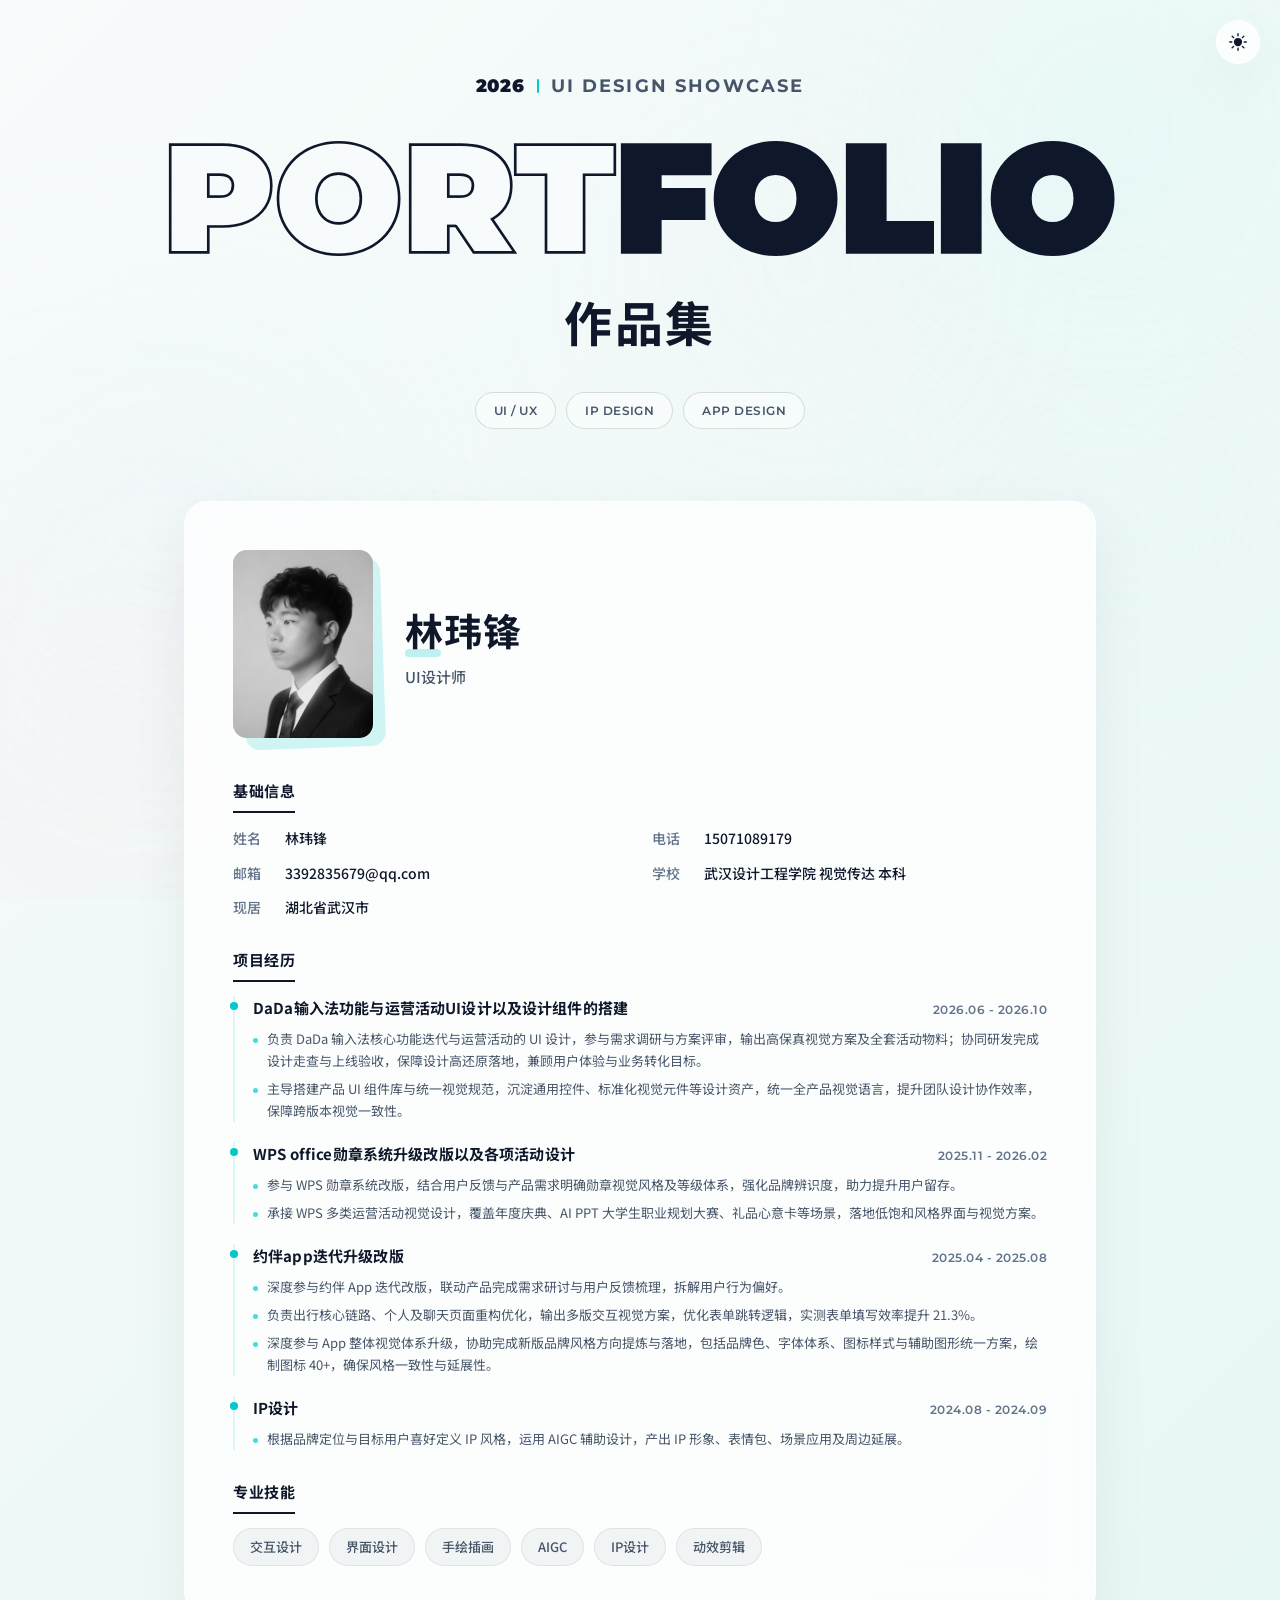
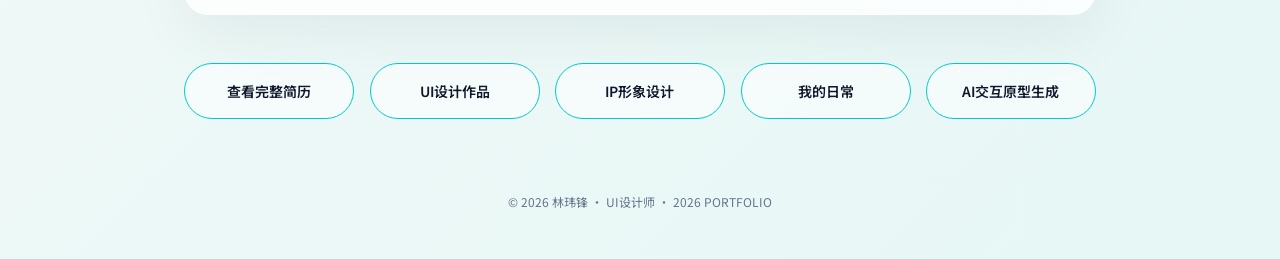
<file: index.html>
<!DOCTYPE html>
<html lang="zh-CN">
<head>
  <meta charset="UTF-8">
  <meta name="viewport" content="width=device-width, initial-scale=1.0">
  <meta name="description" content="林玮锋 2026 UI设计作品集 - 简约现代风格个人作品集主页">
  <title>2026 PORTFOLIO | 林玮锋</title>
  <script>
    (function() {
      var t = localStorage.getItem('portfolio-theme') || (matchMedia('(prefers-color-scheme: dark)').matches ? 'dark' : 'light');
      document.documentElement.setAttribute('data-theme', t);
    })();
  </script>
  <link rel="preconnect" href="https://fonts.googleapis.com">
  <link rel="preconnect" href="https://fonts.gstatic.com" crossorigin>
  <link href="https://fonts.googleapis.com/css2?family=Montserrat:wght@400;700;900&family=Noto+Sans+SC:wght@400;500;700&display=swap" rel="stylesheet">
  <link rel="stylesheet" href="css/style.css?v=20261019">
  <script>
    document.documentElement.classList.add('js');
    // 兜底：若 2.5s 后入场动画脚本仍未就绪，强制显示全部内容，避免图片因 JS 未加载而不可见
    setTimeout(function () {
      if (!window.__revealOk) document.documentElement.classList.remove('js');
    }, 2500);
  </script>
  <script src="js/theme.js" defer></script>
  <script src="js/scroll-animations.js" defer onerror="document.documentElement.classList.remove('js')"></script>
</head>
<body>
  <div class="bg-blobs" aria-hidden="true">
    <div class="blob blob-cyan-lg"></div>
    <div class="blob blob-pink-lg"></div>
    <div class="blob blob-blue-md"></div>
    <div class="blob blob-cyan-md"></div>
    <div class="blob blob-pink-sm"></div>
    <div class="blob blob-cyan-sm"></div>
  </div>
  <main class="container">
    <!-- Hero: 2025 PORTFOLIO 作品集 -->
    <header class="hero">
      <div class="hero-top">
        <span class="hero-year">2026</span>
        <span class="hero-tag">UI DESIGN SHOWCASE</span>
      </div>

      <div class="hero-main">
        <h1 class="hero-title" aria-label="PORTFOLIO 作品集">
          <span class="title-line">
            <span class="text-outline">PORT</span><span class="text-solid">FOLIO</span>
          </span>
        </h1>
        <p class="hero-subtitle">作品集</p>
      </div>

      <div class="hero-tags">
        <span class="tag">UI / UX</span>
        <span class="tag">IP DESIGN</span>
        <span class="tag">APP DESIGN</span>
      </div>
    </header>

    <!-- Resume Card -->
    <section class="resume-section" id="resume">
      <article class="resume-card reveal">
        <div class="resume-header">
          <div class="avatar-wrap">
            <img src="assets/avatar.png" alt="林玮锋个人头像" class="avatar" loading="lazy">
          </div>
          <div class="resume-intro">
            <h2 class="name">林玮锋</h2>
            <p class="role">UI设计师</p>
          </div>
        </div>

        <div class="resume-body">
          <section class="info-block">
            <h3 class="section-label">基础信息</h3>
            <div class="info-grid">
              <div class="info-item">
                <span class="info-key">姓名</span>
                <span class="info-value">林玮锋</span>
              </div>
              <div class="info-item">
                <span class="info-key">电话</span>
                <span class="info-value">15071089179</span>
              </div>
              <div class="info-item">
                <span class="info-key">邮箱</span>
                <span class="info-value">3392835679@qq.com</span>
              </div>
              <div class="info-item">
                <span class="info-key">学校</span>
                <span class="info-value">武汉设计工程学院 视觉传达 本科</span>
              </div>
              <div class="info-item">
                <span class="info-key">现居</span>
                <span class="info-value">湖北省武汉市</span>
              </div>
            </div>
          </section>

          <section class="info-block">
            <h3 class="section-label">项目经历</h3>
            <div class="timeline">
              <div class="timeline-item reveal">
                <div class="timeline-header">
                  <h4>DaDa输入法功能与运营活动UI设计以及设计组件的搭建</h4>
                  <span class="timeline-date">2026.06 - 2026.10</span>
                </div>
                <ul>
                  <li>负责 DaDa 输入法核心功能迭代与运营活动的 UI 设计，参与需求调研与方案评审，输出高保真视觉方案及全套活动物料；协同研发完成设计走查与上线验收，保障设计高还原落地，兼顾用户体验与业务转化目标。</li>
                  <li>主导搭建产品 UI 组件库与统一视觉规范，沉淀通用控件、标准化视觉元件等设计资产，统一全产品视觉语言，提升团队设计协作效率，保障跨版本视觉一致性。</li>
                </ul>
              </div>
              <div class="timeline-item reveal">
                <div class="timeline-header">
                  <h4>WPS office勋章系统升级改版以及各项活动设计</h4>
                  <span class="timeline-date">2025.11 - 2026.02</span>
                </div>
                <ul>
                  <li>参与 WPS 勋章系统改版，结合用户反馈与产品需求明确勋章视觉风格及等级体系，强化品牌辨识度，助力提升用户留存。</li>
                  <li>承接 WPS 多类运营活动视觉设计，覆盖年度庆典、AI PPT 大学生职业规划大赛、礼品心意卡等场景，落地低饱和风格界面与视觉方案。</li>
                </ul>
              </div>
              <div class="timeline-item reveal">
                <div class="timeline-header">
                  <h4>约伴app迭代升级改版</h4>
                  <span class="timeline-date">2025.04 - 2025.08</span>
                </div>
                <ul>
                  <li>深度参与约伴 App 迭代改版，联动产品完成需求研讨与用户反馈梳理，拆解用户行为偏好。</li>
                  <li>负责出行核心链路、个人及聊天页面重构优化，输出多版交互视觉方案，优化表单跳转逻辑，实测表单填写效率提升 21.3%。</li>
                  <li>深度参与 App 整体视觉体系升级，协助完成新版品牌风格方向提炼与落地，包括品牌色、字体体系、图标样式与辅助图形统一方案，绘制图标 40+，确保风格一致性与延展性。</li>
                </ul>
              </div>
              <div class="timeline-item reveal">
                <div class="timeline-header">
                  <h4>IP设计</h4>
                  <span class="timeline-date">2024.08 - 2024.09</span>
                </div>
                <ul>
                  <li>根据品牌定位与目标用户喜好定义 IP 风格，运用 AIGC 辅助设计，产出 IP 形象、表情包、场景应用及周边延展。</li>
                </ul>
              </div>
            </div>
          </section>

          <section class="info-block">
            <h3 class="section-label">专业技能</h3>
            <div class="skill-tags">
              <span class="skill-tag">交互设计</span>
              <span class="skill-tag">界面设计</span>
              <span class="skill-tag">手绘插画</span>
              <span class="skill-tag">AIGC</span>
              <span class="skill-tag">IP设计</span>
              <span class="skill-tag">动效剪辑</span>
            </div>
          </section>
        </div>
      </article>
    </section>

    <!-- Navigation Buttons -->
    <nav class="nav-section" aria-label="作品分类导航">
      <a href="pages/resume.html" class="nav-btn reveal">查看完整简历</a>
      <a href="pages/ui-design.html" class="nav-btn reveal">UI设计作品</a>
      <a href="pages/ip-design.html" class="nav-btn reveal">IP形象设计</a>
      <a href="pages/daily.html" class="nav-btn reveal">我的日常</a>
      <a href="pm-cloud/index.html" class="nav-btn reveal">AI交互原型生成</a>
    </nav>

    <footer class="footer">
      <p>© 2026 林玮锋 · UI设计师 · 2026 PORTFOLIO</p>
    </footer>
  </main>
</body>
</html>
</file>
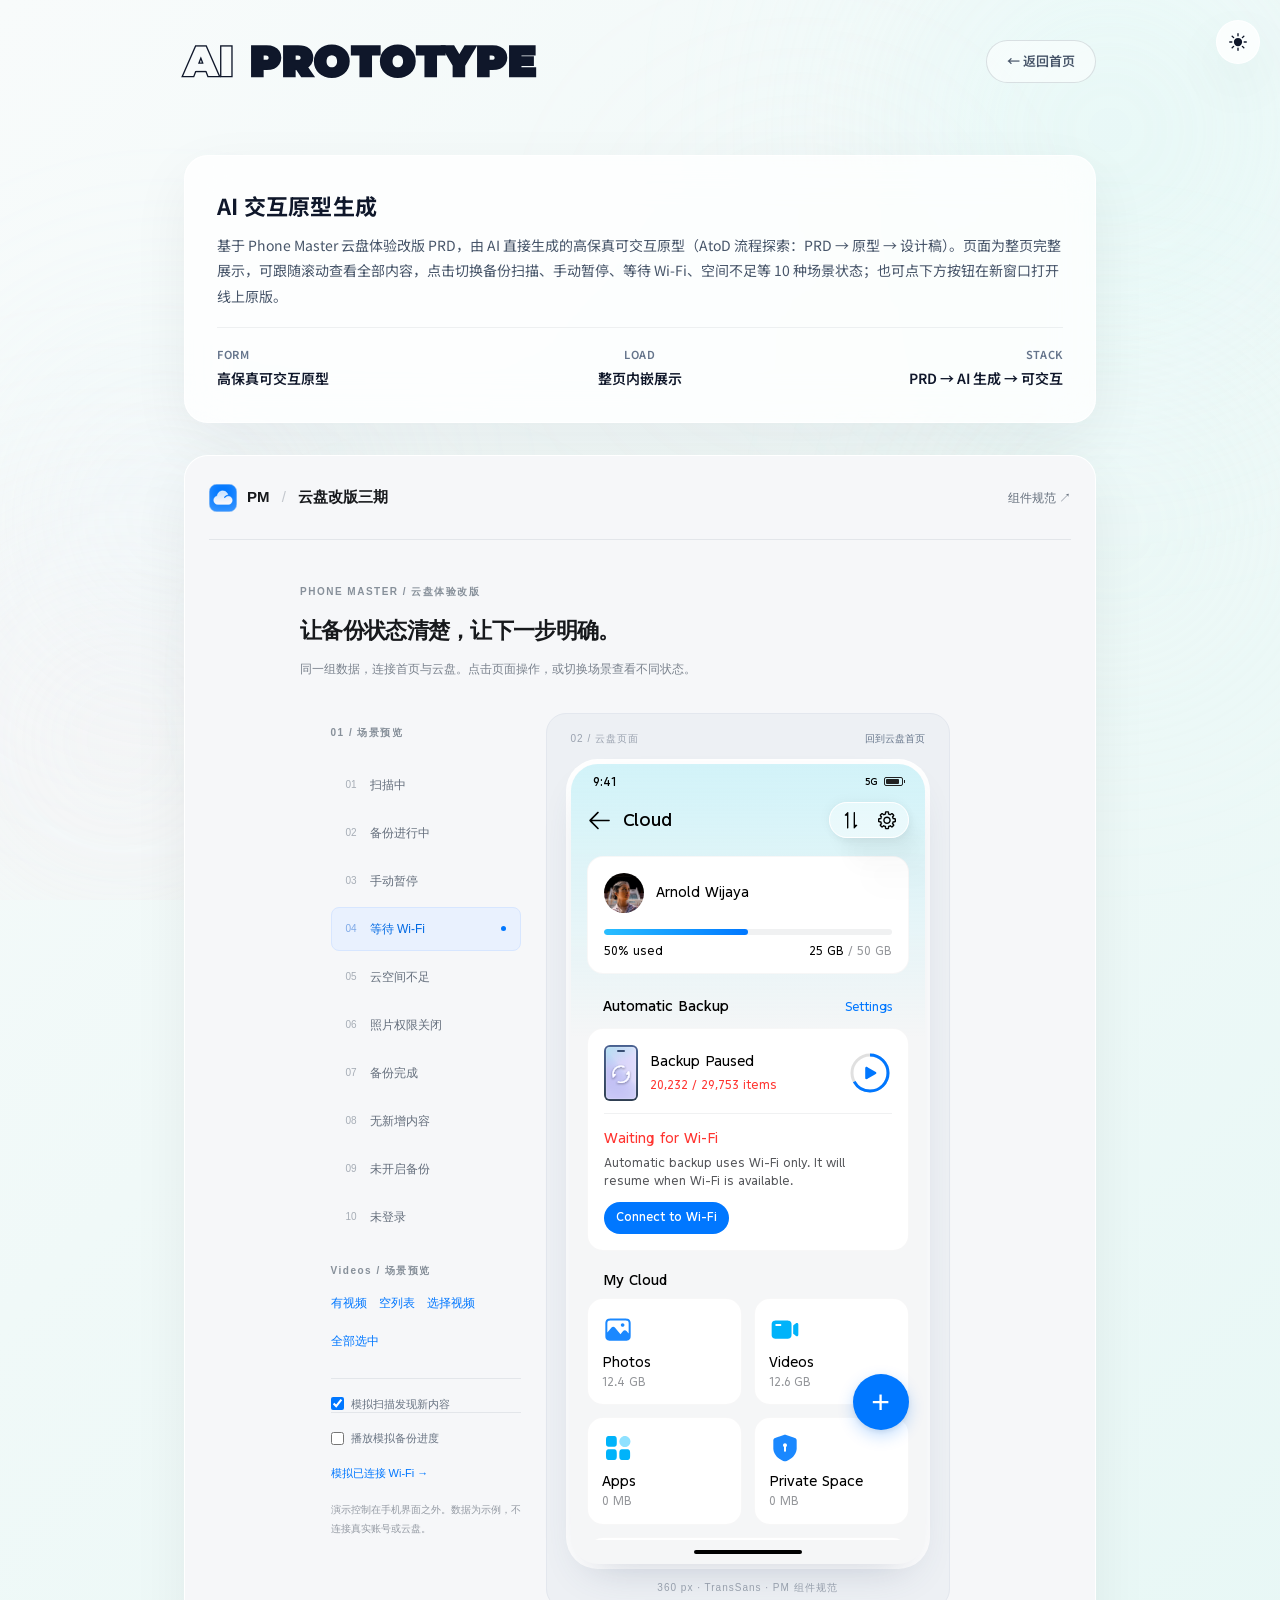
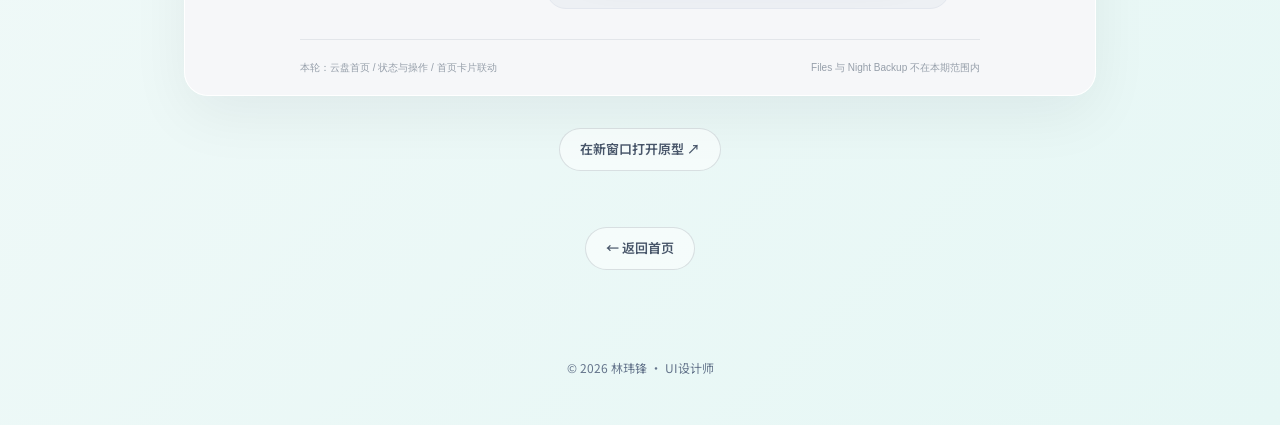
<file: pm-cloud/index.html>
<!DOCTYPE html>
<html lang="zh-CN">
<head>
  <meta charset="UTF-8">
  <meta name="viewport" content="width=device-width, initial-scale=1.0">
  <title>AI交互原型生成 | 林玮锋</title>
  <script>
    (function() {
      var t = localStorage.getItem('portfolio-theme') || (matchMedia('(prefers-color-scheme: dark)').matches ? 'dark' : 'light');
      document.documentElement.setAttribute('data-theme', t);
    })();
  </script>
  <link rel="preconnect" href="https://fonts.googleapis.com">
  <link rel="preconnect" href="https://fonts.gstatic.com" crossorigin>
  <link href="https://fonts.googleapis.com/css2?family=Montserrat:wght@400;700;900&family=Noto+Sans+SC:wght@400;500;700&display=swap" rel="stylesheet">
  <link rel="stylesheet" href="../css/style.css?v=20261019">
  <script>
    document.documentElement.classList.add('js');
    // 兜底：若 2.5s 后入场动画脚本仍未就绪，强制显示全部内容
    setTimeout(function () {
      if (!window.__revealOk) document.documentElement.classList.remove('js');
    }, 2500);
  </script>
  <script src="../js/theme.js" defer></script>
  <script src="../js/scroll-animations.js" defer onerror="document.documentElement.classList.remove('js')"></script>
</head>
<body>
  <div class="bg-blobs" aria-hidden="true">
    <div class="blob blob-cyan-lg"></div>
    <div class="blob blob-pink-lg"></div>
    <div class="blob blob-blue-md"></div>
    <div class="blob blob-cyan-md"></div>
    <div class="blob blob-pink-sm"></div>
    <div class="blob blob-cyan-sm"></div>
  </div>
  <main class="container">
    <header class="page-header reveal">
      <h1 class="page-title"><span class="text-outline">AI</span><span class="text-solid"> PROTOTYPE</span></h1>
      <a href="../index.html" class="back-btn">← 返回首页</a>
    </header>

    <section class="page-content">
      <article class="work-intro reveal">
        <h2>AI 交互原型生成</h2>
        <p>基于 Phone Master 云盘体验改版 PRD，由 AI 直接生成的高保真可交互原型（AtoD 流程探索：PRD → 原型 → 设计稿）。页面为整页完整展示，可跟随滚动查看全部内容，点击切换备份扫描、手动暂停、等待 Wi-Fi、空间不足等 10 种场景状态；也可点下方按钮在新窗口打开线上原版。</p>
        <div class="work-meta">
          <div class="work-meta-item">
            <span class="work-meta-label">Form</span>
            <span class="work-meta-value">高保真可交互原型</span>
          </div>
          <div class="work-meta-item">
            <span class="work-meta-label">Load</span>
            <span class="work-meta-value">整页内嵌展示</span>
          </div>
          <div class="work-meta-item">
            <span class="work-meta-label">Stack</span>
            <span class="work-meta-value">PRD → AI 生成 → 可交互</span>
          </div>
        </div>
      </article>

      <!-- 原型舞台：iframe 在上层，兜底提示垫在下层 -->
      <div class="prototype-stage reveal" id="protoStage">
        <div class="prototype-hint">
          <p>正在加载交互原型…</p>
          <a href="https://pm-cloud-phase3.vercel.app/cloud" target="_blank" rel="noopener" class="back-btn">在新窗口打开原型 ↗</a>
        </div>
        <iframe id="protoFrame" src="prototype/index.html" title="AI 交互原型" allow="fullscreen; clipboard-write" loading="eager"></iframe>
      </div>

      <!-- 兜底卡片：JS 判定 iframe 加载失败后显示 -->
      <div class="prototype-stage prototype-fallback reveal" id="protoFallback" hidden>
        <h3>原型未能内嵌显示</h3>
        <p>内嵌副本加载异常。原型本身完全正常，直接在新窗口打开即可获得与网页版一致的交互体验。</p>
        <a href="https://pm-cloud-phase3.vercel.app/cloud" target="_blank" rel="noopener" class="back-btn">在新窗口打开原型 ↗</a>
      </div>

      <div class="prototype-open reveal">
        <a href="https://pm-cloud-phase3.vercel.app/cloud" target="_blank" rel="noopener" class="back-btn">在新窗口打开原型 ↗</a>
      </div>

      <div class="back-home">
        <a href="../index.html" class="back-btn">← 返回首页</a>
      </div>
    </section>

    <footer class="footer">
      <p>© 2026 林玮锋 · UI设计师</p>
    </footer>
  </main>

  <script>
    // iframe 可见性兜底：被 X-Frame-Options 拦截时，浏览器不会把错误抛给父页面，
    // 因此用超时兜底——9 秒内确认不了内容窗口，就把空白舞台换成可点击的兜底卡片。
    (function () {
      'use strict';
      var frame = document.getElementById('protoFrame');
      var stage = document.getElementById('protoStage');
      var fallback = document.getElementById('protoFallback');
      if (!frame || !stage || !fallback) return;

      var ok = false;

      function markReady() {
        window.clearTimeout(timer);
        var hint = stage.querySelector('.prototype-hint');
        if (hint) hint.style.display = 'none';
        stage.dataset.state = 'ready';
      }

      // 整页自适应高度：iframe 与原型同源，可直接量测内容真实高度，
      // 把 iframe 撑到和内容一样高 → 原型无内部滚动条，跟随外层页面自然滚动。
      // 隐藏原型内部滚动条（iframe 与主站同源，可直接注入样式）：
      // 视觉上完全不出现滚动条；同时保留滚动能力作为极端情况兜底。
      function hideInnerScrollbar() {
        try {
          var doc = frame.contentDocument;
          if (!doc || !doc.head || doc.getElementById('noSbStyle')) return;
          var st = doc.createElement('style');
          st.id = 'noSbStyle';
          st.textContent =
            'html{scrollbar-width:none!important;-ms-overflow-style:none!important}' +
            'html::-webkit-scrollbar,body::-webkit-scrollbar{width:0!important;height:0!important;display:none!important}';
          doc.head.appendChild(st);
        } catch (e) { /* 跨域时跳过 */ }
      }

      // 修复 Next.js 图片优化接口：/_next/image?url=X 是服务端压缩接口，
      // GitHub Pages 纯静态不存在 → 404 裂图。把这类 src/srcset 全部改写回原图直连。
      var imgFixerInstalled = false;
      function installImgFixer() {
        try {
          var doc = frame.contentDocument;
          if (!doc || !doc.documentElement || imgFixerInstalled) return;
          imgFixerInstalled = true;
          var w = frame.contentWindow;

          function fixOne(img) {
            try {
              var src = img.getAttribute('src') || '';
              if (src.indexOf('/_next/image') === -1) return;
              var u = new w.URL(src, doc.baseURI);
              var orig = u.searchParams.get('url');
              if (!orig) return;
              img.removeAttribute('srcset'); // srcSet 里也全是优化接口地址，必须清掉
              img.removeAttribute('sizes');
              img.src = orig;
            } catch (e) {}
          }
          function fixAll() {
            var list = doc.querySelectorAll('img[src*="/_next/image"]');
            for (var i = 0; i < list.length; i++) fixOne(list[i]);
          }
          fixAll();
          // 兜底：漏网的裂图一报错就立刻换成原图
          doc.addEventListener('error', function (e) {
            var t = e.target;
            if (t && t.tagName === 'IMG') fixOne(t);
          }, true);
          // 场景切换会不断重建 <img>：持续监听并修复
          new w.MutationObserver(function () { fixAll(); }).observe(doc.documentElement, {
            childList: true, subtree: true, attributes: true, attributeFilter: ['src', 'srcset']
          });
        } catch (e) { /* 跨域时跳过 */ }
      }

      // 整页自适应高度：iframe 与原型同源，可直接量测内容真实高度。
      // 关键点：先临时解除内部 html/body 的 height:100% / 100vh 约束，才能拿到“内容自然高度”，
      // 否则量到的高度会随 iframe 高度反馈放大，导致 iframe 被无限撑大（反馈循环）。
      var lastFitH = 0;
      function fitHeight() {
        try {
          var doc = frame.contentDocument;
          if (!doc || !doc.documentElement) return;
          hideInnerScrollbar();
          installImgFixer();
          var de = doc.documentElement;
          var b = doc.body;
          var prevDe = de.style.height;
          var prevB = b ? b.style.height : '';
          de.style.height = 'auto';
          if (b) b.style.height = 'auto';
          var h = Math.max(
            b ? b.scrollHeight : 0,
            de.scrollHeight,
            doc.documentElement.scrollHeight
          );
          de.style.height = prevDe;
          if (b) b.style.height = prevB;
          if (h < 200) return;
          if (Math.abs(h - lastFitH) < 2) return; // 稳定后不再重复写入，杜绝抖动/循环
          lastFitH = h;
          frame.style.maxHeight = 'none';
          frame.style.height = h + 'px';
        } catch (e) { /* 跨域时量测不到，保持固定高度 */ }
      }

      frame.addEventListener('load', function () {
        try {
          // 读到 about:blank 说明当前是浏览器错误页/占位页，视为未加载成功
          var href = frame.contentWindow.location.href;
          ok = href && href !== 'about:blank';
        } catch (e) {
          // 跨域但允许嵌套：读不到 href 属正常，视为成功
          ok = true;
        }
        if (ok) {
          markReady();
          fitHeight();
          // 字体/图片就位、场景切换都会改变内容高度：多次补偿 + 监听尺寸变化
          [300, 800, 2000, 4000].forEach(function (d) { setTimeout(fitHeight, d); });
          try {
            new ResizeObserver(fitHeight).observe(frame.contentDocument.documentElement);
          } catch (e) { /* 老浏览器降级为定时补偿 */ }
        }
      });

      // 9 秒仍未确认加载 → 隐藏舞台，显示兜底卡片
      var timer = window.setTimeout(function () {
        if (ok) return;
        stage.style.display = 'none';
        fallback.hidden = false;
      }, 9000);
    })();
  </script>
</body>
</html>
</file>
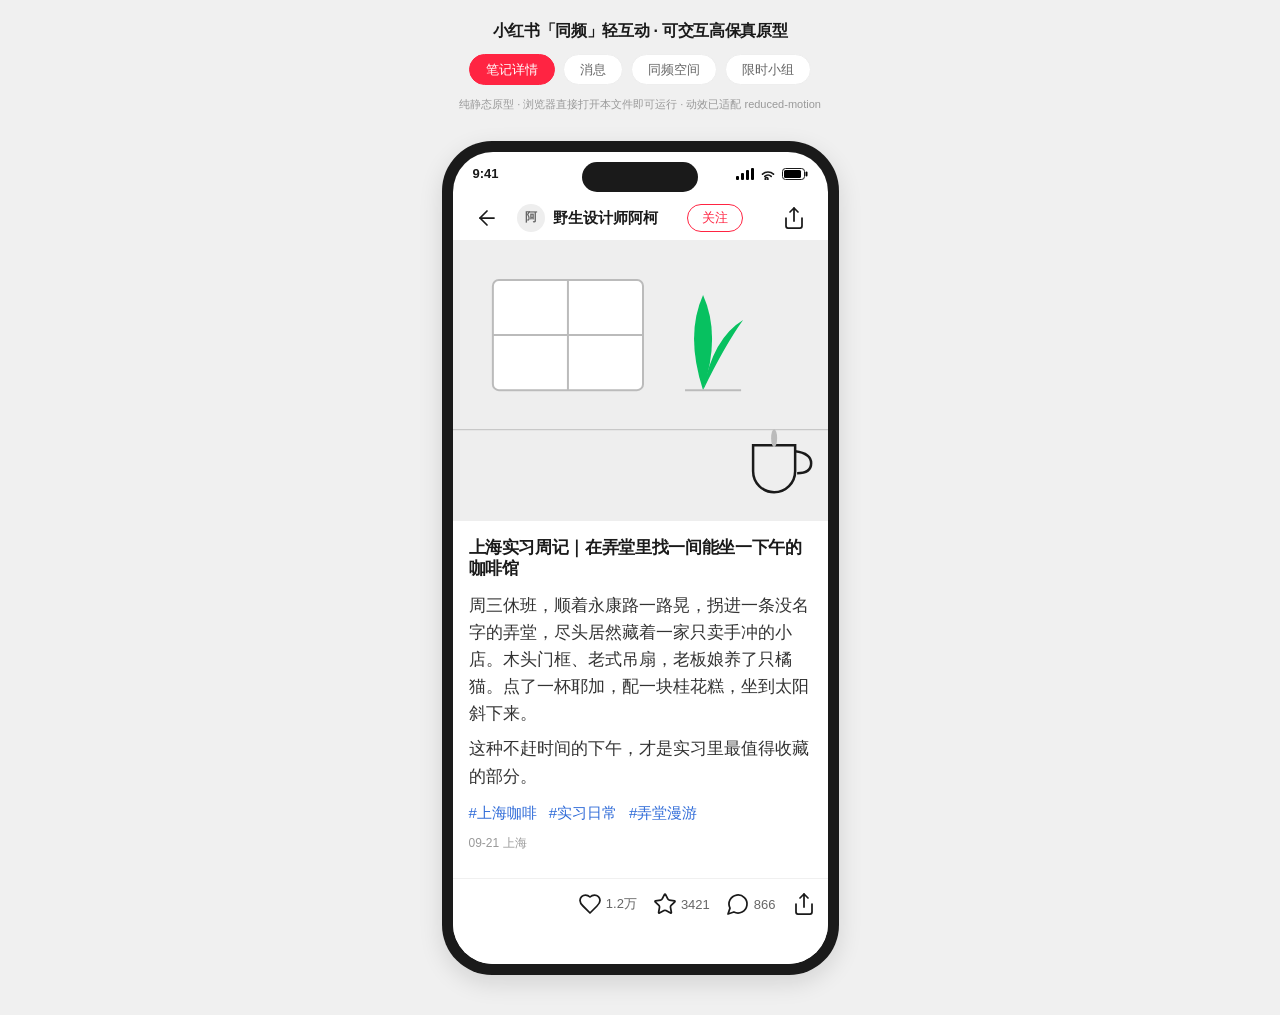
<file: xhs-prototype/index.html>
<!DOCTYPE html>
<html lang="zh-CN">
<head>
  <meta charset="UTF-8" />
  <meta name="viewport" content="width=device-width, initial-scale=1.0, viewport-fit=cover" />
  <title>小红书「同频」轻互动 · 高保真原型</title>
  <link rel="stylesheet" href="css/style.css" />
</head>
<body>
  <!-- ============ 页面外：原型导航（切换视图，不进手机壳） ============ -->
  <header class="proto-bar">
    <div class="proto-title">小红书「同频」轻互动 · 可交互高保真原型</div>
    <nav class="proto-nav" aria-label="原型导航">
      <button class="proto-nav__btn is-active" data-nav="note">笔记详情</button>
      <button class="proto-nav__btn" data-nav="messages">消息</button>
      <button class="proto-nav__btn" data-nav="tongpin">同频空间</button>
      <button class="proto-nav__btn" data-nav="group">限时小组</button>
    </nav>
    <p class="proto-hint">纯静态原型 · 浏览器直接打开本文件即可运行 · 动效已适配 reduced-motion</p>
  </header>

  <!-- ============ 手机外壳 ============ -->
  <div class="shell-scale">
    <div class="phone-shell">
      <div class="phone-screen" id="screen">
        <!-- 灵动岛 -->
        <div class="dynamic-island" aria-hidden="true"></div>

        <!-- 状态栏（共享，常驻顶部） -->
        <div class="status-bar">
          <span class="status-bar__time">9:41</span>
          <span class="status-bar__right" aria-hidden="true">
            <svg class="sb-signal" viewBox="0 0 18 12" width="18" height="12"><rect x="0" y="8" width="3" height="4" rx="1"/><rect x="5" y="5" width="3" height="7" rx="1"/><rect x="10" y="2" width="3" height="10" rx="1"/><rect x="15" y="0" width="3" height="12" rx="1"/></svg>
            <svg class="sb-wifi" viewBox="0 0 16 12" width="16" height="12"><path d="M8 11a1.4 1.4 0 1 0 0 .01M2.5 6.2a8 8 0 0 1 11 0M4.8 8.4a4.6 4.6 0 0 1 6.4 0" fill="none" stroke="currentColor" stroke-width="1.6" stroke-linecap="round"/></svg>
            <svg class="sb-battery" viewBox="0 0 26 12" width="26" height="12"><rect x="0.5" y="0.5" width="22" height="11" rx="3" fill="none" stroke="currentColor" stroke-width="1"/><rect x="2" y="2" width="17" height="8" rx="1.5"/><rect x="23.5" y="3.5" width="2" height="5" rx="1"/></svg>
          </span>
        </div>

        <!-- 视图容器 -->
        <div class="views">

          <!-- ===== 视图 1：笔记详情 ===== -->
          <section class="view view--note is-active" id="view-note" aria-label="笔记详情">
            <div class="navbar navbar--author">
              <button class="icon-btn" id="note-back" aria-label="返回"></button>
              <span class="avatar avatar--sm" data-initial="阿"></span>
              <span class="author-name">野生设计师阿柯</span>
              <button class="follow-btn" id="note-follow">关注</button>
              <button class="icon-btn icon-btn--right" id="note-share" aria-label="分享"></button>
            </div>

            <div class="note-scroll">
              <div class="note-cover">
                <svg viewBox="0 0 375 281" class="cover-svg" preserveAspectRatio="xMidYMid slice" aria-label="咖啡馆示例图">
                  <rect class="cover-bg" x="0" y="0" width="375" height="281"/>
                  <rect class="cover-wall" x="0" y="0" width="375" height="190"/>
                  <line class="cover-line" x1="0" y1="190" x2="375" y2="190"/>
                  <rect class="cover-window" x="40" y="40" width="150" height="110" rx="6"/>
                  <line class="cover-line" x1="115" y1="40" x2="115" y2="150"/>
                  <line class="cover-line" x1="40" y1="95" x2="190" y2="95"/>
                  <path class="cover-plant" d="M250 150 q-18 -55 0 -95 q18 40 0 95 Z"/>
                  <path class="cover-plant" d="M250 150 q22 -45 40 -70 q-30 18 -40 70 Z"/>
                  <line class="cover-line" x1="232" y1="150" x2="288" y2="150"/>
                  <rect class="cover-table" x="0" y="190" width="375" height="91"/>
                  <path class="cover-cup" d="M300 205 h42 v26 a21 21 0 0 1 -42 0 Z"/>
                  <path class="cover-cup" d="M342 211 q16 2 16 12 q0 10 -14 10"/>
                  <ellipse class="cover-steam" cx="321" cy="198" rx="3" ry="9"/>
                </svg>
              </div>

              <div class="note-body">
                <h1 class="note-title">上海实习周记｜在弄堂里找一间能坐一下午的咖啡馆</h1>
                <p class="note-text">周三休班，顺着永康路一路晃，拐进一条没名字的弄堂，尽头居然藏着一家只卖手冲的小店。木头门框、老式吊扇，老板娘养了只橘猫。点了一杯耶加，配一块桂花糕，坐到太阳斜下来。<br/>这种不赶时间的下午，才是实习里最值得收藏的部分。</p>
                <p class="note-topics">
                  <a class="topic" href="javascript:void(0)">#上海咖啡</a>
                  <a class="topic" href="javascript:void(0)">#实习日常</a>
                  <a class="topic" href="javascript:void(0)">#弄堂漫游</a>
                </p>
                <p class="note-date">09-21 上海</p>
              </div>
            </div>

            <!-- 底部操作栏 -->
            <div class="action-bar" id="note-action-bar">
              <button class="action-item action-item--like" id="like-btn" aria-pressed="false" aria-label="点赞">
                <span class="action-ico" id="like-ico"></span>
                <span class="action-count" id="like-count" aria-live="polite">1.2万</span>
              </button>
              <button class="action-item" id="collect-btn" aria-pressed="false" aria-label="收藏">
                <span class="action-ico" id="collect-ico"></span>
                <span class="action-count" id="collect-count">3421</span>
              </button>
              <button class="action-item" id="comment-btn" aria-label="评论">
                <span class="action-ico" id="comment-ico"></span>
                <span class="action-count">866</span>
              </button>
              <button class="action-item action-item--share" id="share-btn" aria-label="分享">
                <span class="action-ico" id="share-ico"></span>
              </button>
            </div>
          </section>

          <!-- ===== 视图 2：消息 ===== -->
          <section class="view view--messages" id="view-messages" aria-label="消息">
            <div class="navbar navbar--center">
              <span class="nav-title">消息</span>
              <button class="icon-btn icon-btn--right" id="msg-more" aria-label="更多"></button>
            </div>

            <div class="msg-scroll">
              <article class="msg-card" data-variant="a" data-name="李知遥">
                <span class="avatar avatar--md" data-initial="李"></span>
                <div class="msg-main">
                  <p class="msg-line1"><b>李知遥</b> 赞了你的图文，并给你击了个掌</p>
                  <p class="msg-line2">2 分钟前 · 1.2万赞</p>
                </div>
                <button class="gift-btn" data-act="gift"><span class="gift-ico"></span>回礼</button>
              </article>

              <article class="msg-card" data-variant="b" data-name="李知遥">
                <span class="avatar avatar--md" data-initial="李"></span>
                <div class="msg-main">
                  <p class="msg-line1"><span class="badge-ico badge-ico--ok"></span>你和 <b>李知遥</b> 同频成功</p>
                  <p class="msg-line2">你们都赞过《上海实习周记》</p>
                </div>
                <button class="gift-btn" data-act="enter">进入同频空间</button>
              </article>

              <article class="msg-card msg-card--c" data-variant="c" data-name="李知遥" tabindex="0" role="button" aria-label="李知遥 给你递了一个表情，点开看看">
                <span class="avatar avatar--md" data-initial="李"></span>
                <div class="msg-main">
                  <p class="msg-line1"><b>李知遥</b> 给你递了一个表情</p>
                  <p class="msg-line2">点开看看是什么</p>
                </div>
                <span class="msg-emoji" aria-hidden="true">👏</span>
              </article>

              <article class="msg-card" data-variant="a" data-name="野生设计师阿柯">
                <span class="avatar avatar--md" data-initial="阿"></span>
                <div class="msg-main">
                  <p class="msg-line1"><b>野生设计师阿柯</b> 赞了你的图文</p>
                  <p class="msg-line2">1 小时前</p>
                </div>
                <button class="gift-btn" data-act="gift"><span class="gift-ico"></span>回礼</button>
              </article>
            </div>

            <!-- TabBar -->
            <nav class="tabbar" aria-label="底部导航">
              <button class="tab" data-tab="home"><span class="tab-ico"></span><span class="tab-label">首页</span></button>
              <button class="tab" data-tab="video"><span class="tab-ico"></span><span class="tab-label">视频</span></button>
              <button class="tab tab--publish" data-tab="publish" aria-label="发布"></button>
              <button class="tab is-active" data-tab="msg"><span class="tab-ico"></span><span class="tab-label">消息</span></button>
              <button class="tab" data-tab="me"><span class="tab-ico"></span><span class="tab-label">我</span></button>
            </nav>
          </section>

          <!-- ===== 视图 4：限时同好小组 ===== -->
          <section class="view view--group" id="view-group" aria-label="限时同好小组" hidden>
            <div class="navbar navbar--author">
              <button class="icon-btn" id="group-back" aria-label="返回"></button>
              <span class="nav-title">限时同好小组</span>
              <button class="icon-btn icon-btn--right" id="group-members" aria-label="成员"></button>
            </div>

            <div class="countdown-bar">
              <span class="cd-chip"><span class="cd-ico"></span><span id="group-countdown">剩余 23:41:07 后自动关闭</span></span>
            </div>

            <div class="group-stream" id="group-log" role="log" aria-live="polite">
              <div class="sys-hint">
                <p class="sys-hint__title"><span class="badge-ico badge-ico--ok"></span>你们因《上海实习周记》同频</p>
                <p class="sys-hint__sub">消息将在 24 小时后自动清空，不回访</p>
                <p class="sys-hint__count" id="group-quota">每人每天最多 20 条 · 已发送 0/20</p>
              </div>
            </div>

            <div class="input-bar">
              <button class="icon-btn" id="group-smile" aria-label="表情"></button>
              <input class="group-input" id="group-input" type="text" placeholder="说点什么…" aria-label="输入消息" maxlength="1000" />
              <button class="icon-btn" id="group-camera" aria-label="相册"></button>
              <button class="send-btn" id="group-send" aria-disabled="true">发送</button>
            </div>
          </section>

        </div><!-- /.views -->

        <!-- ============ 同频空间 底部浮层 ============ -->
        <div class="sheet" id="sheet" aria-hidden="true">
          <div class="sheet-mask" id="sheet-mask"></div>
          <div class="sheet-panel" id="sheet-panel" role="dialog" aria-modal="true" aria-label="同频空间">
            <div class="sheet-handle" aria-hidden="true"></div>
            <div class="sheet-head">
              <span class="sheet-title">同频空间</span>
              <button class="icon-btn" id="sheet-close" aria-label="关闭"></button>
            </div>

            <div class="interest-chip"><span class="chip-ico"></span>都赞过《上海实习周记》</div>

            <div class="partner-row">
              <span class="avatar avatar--lg" data-initial="李"></span>
              <div class="partner-meta">
                <p class="partner-name">李知遥</p>
                <p class="partner-sub">刚才也赞过这条笔记</p>
              </div>
              <button class="ghost-btn" id="sheet-leave">不想聊</button>
            </div>

            <div class="sheet-countdown">
              <span class="cd-chip"><span class="cd-ico"></span><span id="sheet-countdown">剩余 23:41:07</span></span>
            </div>

            <div class="sheet-divider"></div>

            <!-- 表情面板 -->
            <div class="sticker-block" id="sticker-block">
              <p class="sticker-label">选一个表情递过去</p>
              <div class="sticker-grid" id="sticker-grid" role="radiogroup" aria-label="表情选择"></div>
            </div>

            <!-- 已递出 / 匹配态 -->
            <div class="sheet-sent" id="sheet-sent" hidden>
              <p class="sent-text">已递出，等 TA 回应</p>
            </div>
            <div class="sheet-matched" id="sheet-matched" hidden>
              <p class="matched-title"><span class="badge-ico badge-ico--ok"></span>同频成功，限时小组已开启</p>
              <button class="primary-btn" id="sheet-enter-group">开启限时小组</button>
            </div>

            <button class="primary-btn sheet-cta" id="sheet-send" disabled>递表情</button>
          </div>
        </div><!-- /.sheet -->

        <!-- ============ Toast ============ -->
        <div class="toast" id="toast" aria-live="polite"></div>

      </div><!-- /.phone-screen -->
    </div><!-- /.phone-shell -->
  </div><!-- /.shell-scale -->

  <!-- 脚本顺序：icons→like→messages→sheet→group→app -->
  <script src="js/icons.js"></script>
  <script src="js/like.js"></script>
  <script src="js/messages.js"></script>
  <script src="js/sheet.js"></script>
  <script src="js/group.js"></script>
  <script src="js/app.js"></script>
</body>
</html>
</file>
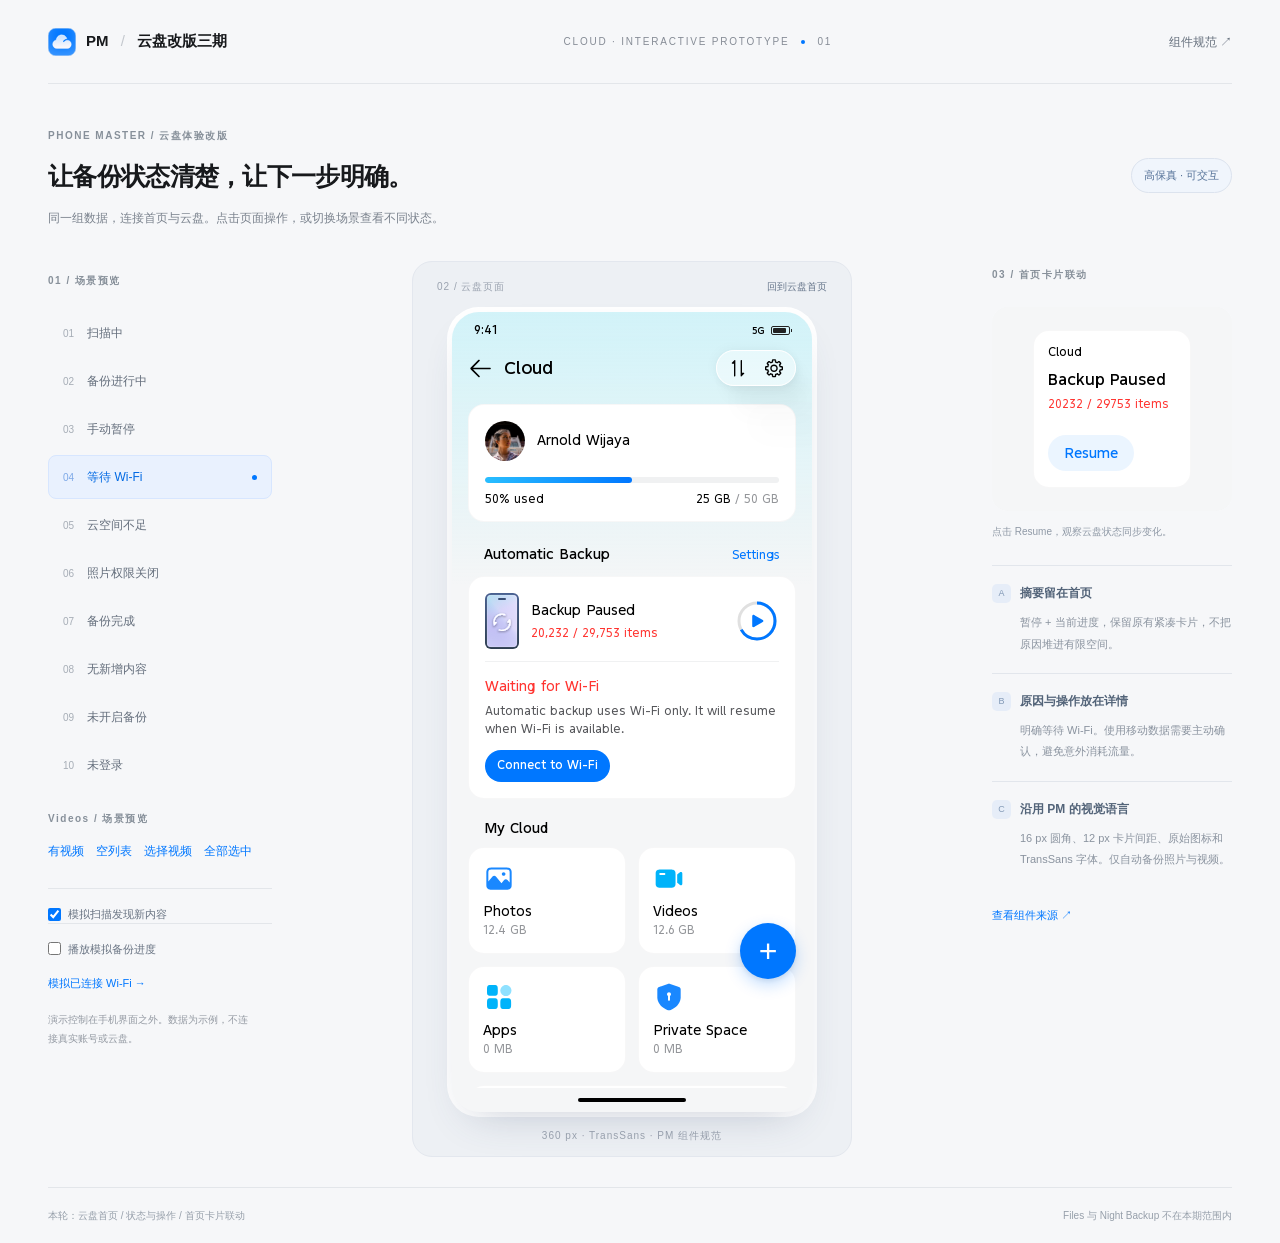
<file: pm-cloud/prototype/index.html>
<!DOCTYPE html><html lang="zh-CN"><head><meta charSet="utf-8"/><meta name="viewport" content="width=device-width, initial-scale=1"/><link rel="stylesheet" href="/_next/static/css/index.BTZgAqD-.css" data-rsc-css-href="/_next/static/css/index.BTZgAqD-.css" data-precedence="vite-rsc/importer-resources"/><link rel="stylesheet" href="/_next/static/css/page.DpbHe2uY.css" data-precedence="vite-rsc/client-reference"/><link rel="modulepreload" fetchPriority="low" href="/_next/static/chunks/index-CUGK8xw2.js"/><script src="/_next/static/chunks/rolldown-runtime-C60lm6uB.js" type="module" async=""></script><script src="/_next/static/chunks/framework-D_rUT4EX.js" type="module" async=""></script><script src="/_next/static/chunks/app-elements-H_Dr48wG.js" type="module" async=""></script><script src="/_next/static/chunks/hash-Cp347hhd.js" type="module" async=""></script><script src="/_next/static/chunks/record-uXSNv6cl.js" type="module" async=""></script><script src="/_next/static/chunks/app-rsc-cache-busting-DgF6NbGo.js" type="module" async=""></script><script src="/_next/static/chunks/app-rsc-render-mode-CvTCGruk.js" type="module" async=""></script><script src="/_next/static/chunks/headers-C_MtfdF4.js" type="module" async=""></script><script src="/_next/static/chunks/protocol-headers-B9-bVeat.js" type="module" async=""></script><script src="/_next/static/chunks/deployment-id-DFhHa9wO.js" type="module" async=""></script><script src="/_next/static/chunks/navigation-errors-D5LMQqDL.js" type="module" async=""></script><link rel="modulepreload" href="/_next/static/chunks/layout-segment-context-C8nU2hNr.js" crossorigin=""/><link rel="modulepreload" href="/_next/static/chunks/page-DWFkDt6v.js" crossorigin=""/><link rel="modulepreload" href="/_next/static/chunks/clamp-HNgQG9tj.js" crossorigin=""/><link rel="modulepreload" href="/_next/static/chunks/app-route-prefetch-policy-ByaAo3FP.js" crossorigin=""/><link rel="modulepreload" href="/_next/static/chunks/query-DDhZxhdQ.js" crossorigin=""/><title>PM 云盘 · 交互原型</title><meta name="description" content="基于 PM 原始组件规范的云盘首页与备份状态评审。"/><script>Object.assign(((self[Symbol.for("vinext.navigationRuntime")]??={bootstrap:{routeManifest:null},functions:{}}).bootstrap.rsc??={rsc:[]}),{params:{},nav:{"pathname":"/cloud","searchParams":[]}})</script><link rel="modulepreload" href="/_next/static/chunks/index-CUGK8xw2.js" />
<link rel="preload" href="/_next/static/_vinext_fonts/geist-8ac0455e797f/geist-98bbbccb.woff2" as="font" type="font/woff2" crossorigin />
<link rel="preload" href="/_next/static/_vinext_fonts/geist-mono-00e989178794/geist-mono-013b2f2f.woff2" as="font" type="font/woff2" crossorigin />
<style data-vinext-fonts>/* cyrillic-ext */
@font-face {
  font-family: 'Geist';
  font-style: normal;
  font-weight: 100 900;
  font-display: swap;
  src: url(_next/static/_vinext_fonts/geist-8ac0455e797f/geist-ff2310f5.woff2) format('woff2');
  unicode-range: U+0460-052F, U+1C80-1C8A, U+20B4, U+2DE0-2DFF, U+A640-A69F, U+FE2E-FE2F;
}
/* cyrillic */
@font-face {
  font-family: 'Geist';
  font-style: normal;
  font-weight: 100 900;
  font-display: swap;
  src: url(_next/static/_vinext_fonts/geist-8ac0455e797f/geist-875ccdd4.woff2) format('woff2');
  unicode-range: U+0301, U+0400-045F, U+0490-0491, U+04B0-04B1, U+2116;
}
/* vietnamese */
@font-face {
  font-family: 'Geist';
  font-style: normal;
  font-weight: 100 900;
  font-display: swap;
  src: url(_next/static/_vinext_fonts/geist-8ac0455e797f/geist-52306abf.woff2) format('woff2');
  unicode-range: U+0102-0103, U+0110-0111, U+0128-0129, U+0168-0169, U+01A0-01A1, U+01AF-01B0, U+0300-0301, U+0303-0304, U+0308-0309, U+0323, U+0329, U+1EA0-1EF9, U+20AB;
}
/* latin-ext */
@font-face {
  font-family: 'Geist';
  font-style: normal;
  font-weight: 100 900;
  font-display: swap;
  src: url(_next/static/_vinext_fonts/geist-8ac0455e797f/geist-001175b1.woff2) format('woff2');
  unicode-range: U+0100-02BA, U+02BD-02C5, U+02C7-02CC, U+02CE-02D7, U+02DD-02FF, U+0304, U+0308, U+0329, U+1D00-1DBF, U+1E00-1E9F, U+1EF2-1EFF, U+2020, U+20A0-20AB, U+20AD-20C0, U+2113, U+2C60-2C7F, U+A720-A7FF;
}
/* latin */
@font-face {
  font-family: 'Geist';
  font-style: normal;
  font-weight: 100 900;
  font-display: swap;
  src: url(_next/static/_vinext_fonts/geist-8ac0455e797f/geist-98bbbccb.woff2) format('woff2');
  unicode-range: U+0000-00FF, U+0131, U+0152-0153, U+02BB-02BC, U+02C6, U+02DA, U+02DC, U+0304, U+0308, U+0329, U+2000-206F, U+20AC, U+2122, U+2191, U+2193, U+2212, U+2215, U+FEFF, U+FFFD;
}

@font-face {
  font-family: 'Geist Fallback';
  src: local("Arial");
  ascent-override: 95.94%;
  descent-override: 28.16%;
  line-gap-override: 0.00%;
  size-adjust: 104.76%;
}

.__font_geist_19ysh9d { font-family: 'Geist', 'Geist Fallback'; font-style: normal; }

.__variable_geist_19ysh9d { --font-geist-sans: 'Geist', 'Geist Fallback'; }

/* cyrillic-ext */
@font-face {
  font-family: 'Geist Mono';
  font-style: normal;
  font-weight: 100 900;
  font-display: swap;
  src: url(_next/static/_vinext_fonts/geist-mono-00e989178794/geist-mono-f6b33328.woff2) format('woff2');
  unicode-range: U+0460-052F, U+1C80-1C8A, U+20B4, U+2DE0-2DFF, U+A640-A69F, U+FE2E-FE2F;
}
/* cyrillic */
@font-face {
  font-family: 'Geist Mono';
  font-style: normal;
  font-weight: 100 900;
  font-display: swap;
  src: url(_next/static/_vinext_fonts/geist-mono-00e989178794/geist-mono-44e03052.woff2) format('woff2');
  unicode-range: U+0301, U+0400-045F, U+0490-0491, U+04B0-04B1, U+2116;
}
/* symbols2 */
@font-face {
  font-family: 'Geist Mono';
  font-style: normal;
  font-weight: 100 900;
  font-display: swap;
  src: url(_next/static/_vinext_fonts/geist-mono-00e989178794/geist-mono-0638449e.woff2) format('woff2');
  unicode-range: U+2000-2001, U+2004-2008, U+200A, U+23B8-23BD, U+2500-259F;
}
/* vietnamese */
@font-face {
  font-family: 'Geist Mono';
  font-style: normal;
  font-weight: 100 900;
  font-display: swap;
  src: url(_next/static/_vinext_fonts/geist-mono-00e989178794/geist-mono-971fb274.woff2) format('woff2');
  unicode-range: U+0102-0103, U+0110-0111, U+0128-0129, U+0168-0169, U+01A0-01A1, U+01AF-01B0, U+0300-0301, U+0303-0304, U+0308-0309, U+0323, U+0329, U+1EA0-1EF9, U+20AB;
}
/* latin-ext */
@font-face {
  font-family: 'Geist Mono';
  font-style: normal;
  font-weight: 100 900;
  font-display: swap;
  src: url(_next/static/_vinext_fonts/geist-mono-00e989178794/geist-mono-44745446.woff2) format('woff2');
  unicode-range: U+0100-02BA, U+02BD-02C5, U+02C7-02CC, U+02CE-02D7, U+02DD-02FF, U+0304, U+0308, U+0329, U+1D00-1DBF, U+1E00-1E9F, U+1EF2-1EFF, U+2020, U+20A0-20AB, U+20AD-20C0, U+2113, U+2C60-2C7F, U+A720-A7FF;
}
/* latin */
@font-face {
  font-family: 'Geist Mono';
  font-style: normal;
  font-weight: 100 900;
  font-display: swap;
  src: url(_next/static/_vinext_fonts/geist-mono-00e989178794/geist-mono-013b2f2f.woff2) format('woff2');
  unicode-range: U+0000-00FF, U+0131, U+0152-0153, U+02BB-02BC, U+02C6, U+02DA, U+02DC, U+0304, U+0308, U+0329, U+2000-206F, U+20AC, U+2122, U+2191, U+2193, U+2212, U+2215, U+FEFF, U+FFFD;
}

@font-face {
  font-family: 'Geist Mono Fallback';
  src: local("Arial");
  ascent-override: 74.67%;
  descent-override: 21.92%;
  line-gap-override: 0.00%;
  size-adjust: 134.59%;
}

.__font_geist_mono_1001rt9 { font-family: 'Geist Mono', 'Geist Mono Fallback'; font-style: normal; }

.__variable_geist_mono_1001rt9 { --font-geist-mono: 'Geist Mono', 'Geist Mono Fallback'; }
</style>
</head><body class="__variable_geist_19ysh9d __variable_geist_mono_1001rt9 antialiased"><main class="cloud-review"><header class="review-header"><a href="/" class="review-brand"><img src="/cloud/cloud.svg" alt="" width="28" height="28" loading="lazy" decoding="async" data-nimg="1" style="width:28px;height:28px;object-fit:contain;flex-shrink:0"/><span>PM <b>/</b> 云盘改版三期</span></a><span class="review-version">CLOUD · INTERACTIVE PROTOTYPE <i></i> 01</span><a href="https://www.figma.com/design/qP4fSNc1BHnJLEoDSfoRmi/PM---26Q3?node-id=1109-50990" target="_blank" rel="noreferrer">组件规范 ↗</a></header><div class="review-intro"><div><span class="eyebrow">PHONE MASTER / 云盘体验改版</span><h1>让备份状态清楚，让下一步明确。</h1><p>同一组数据，连接首页与云盘。点击页面操作，或切换场景查看不同状态。</p></div><span class="review-tag">高保真 · 可交互</span></div><div class="review-workspace"><aside class="review-scenarios"><span class="eyebrow">01 / 场景预览</span><div class="scenario-list"><button class="" aria-pressed="false"><span>01</span>扫描中<i></i></button><button class="" aria-pressed="false"><span>02</span>备份进行中<i></i></button><button class="" aria-pressed="false"><span>03</span>手动暂停<i></i></button><button class="selected" aria-pressed="true"><span>04</span>等待 Wi-Fi<i></i></button><button class="" aria-pressed="false"><span>05</span>云空间不足<i></i></button><button class="" aria-pressed="false"><span>06</span>照片权限关闭<i></i></button><button class="" aria-pressed="false"><span>07</span>备份完成<i></i></button><button class="" aria-pressed="false"><span>08</span>无新增内容<i></i></button><button class="" aria-pressed="false"><span>09</span>未开启备份<i></i></button><button class="" aria-pressed="false"><span>10</span>未登录<i></i></button></div><div class="video-scenarios"><span class="eyebrow">Videos / 场景预览</span><button class="text-link">有视频</button><button class="text-link">空列表</button><button class="text-link">选择视频</button><button class="text-link">全部选中</button></div><label class="review-simulation"><input type="checkbox" checked=""/>模拟扫描发现新内容</label><label class="review-simulation"><input type="checkbox"/>播放模拟备份进度</label><button class="review-resolve">模拟<!-- -->已连接 Wi-Fi<!-- --> <!-- -->→</button><p class="review-disclaimer">演示控制在手机界面之外。数据为示例，不连接真实账号或云盘。</p></aside><section class="phone-stage" aria-label="Cloud interactive preview"><div class="stage-label"><span>02 / 云盘页面</span><button>回到云盘首页</button></div><div class="cloud-device" lang="en"><div class="cloud-statusbar"><span>9:41</span><span class="status-indicators">5G <span class="status-battery"></span></span></div><header class="cloud-header"><button class="cloud-icon-button" aria-label="Back"><img src="/cloud/back.svg" alt="" width="24" height="24" loading="lazy" decoding="async" data-nimg="1" style="width:24px;height:24px;object-fit:contain;flex-shrink:0"/></button><h1>Cloud</h1><div class="cloud-toolbar" data-source-node="27912:7308"><span class="cloud-toolbar-material" aria-hidden="true"><span class="cloud-toolbar-dodge"></span><span class="cloud-toolbar-glass"></span></span><span class="cloud-toolbar-border" aria-hidden="true"></span><div class="cloud-toolbar-content"><button aria-label="Transfers"><img src="/cloud/transfer.svg" alt="" width="20" height="20" loading="lazy" decoding="async" data-nimg="1" style="width:20px;height:20px;object-fit:contain;flex-shrink:0"/></button><button aria-label="Cloud settings"><img src="/cloud/settings-user.svg" alt="" width="20" height="20" loading="lazy" decoding="async" data-nimg="1" style="width:20px;height:20px;object-fit:contain;flex-shrink:0"/></button></div></div></header><div class="cloud-scroll has-upload-fab"><section class="cloud-account cloud-card" data-source-node="1376:38066"><div class="account-heading"><img src="/cloud/avatar.png" alt="" width="40" height="40" loading="lazy" decoding="async" data-nimg="1"/><div><h2>Arnold Wijaya</h2></div></div><button class="account-storage" aria-label="Manage Storage"><div data-progressing="" aria-valuemax="100" aria-valuemin="0" aria-valuenow="50" aria-valuetext="50%" role="progressbar" data-slot="progress" aria-label="Cloud storage used" class="flex flex-wrap gap-3"><div data-progressing="" data-slot="progress-track" class="bg-muted h-1 rounded-full relative flex w-full items-center overflow-x-hidden"><div data-progressing="" style="inset-inline-start:0;height:inherit;width:50%" data-slot="progress-indicator" class="bg-primary h-full transition-all"></div></div><span role="presentation" style="clip-path:inset(50%);overflow:hidden;white-space:nowrap;border:0;padding:0;width:1px;height:1px;margin:-1px;position:fixed;top:0;left:0">x</span></div><div><span>50% used</span><span>25<!-- --> GB<!-- --> <span class="muted">/ 50 GB</span></span></div></button></section><div class="section-heading"><h2>Automatic Backup</h2><button class="text-link">Settings</button></div><section class="cloud-backup cloud-card is-paused" data-source-node="1403:48169"><div class="backup-top"><img src="/cloud/backup.svg" alt="" width="34" height="56" loading="lazy" decoding="async" class="backup-art" data-nimg="1"/><div class="backup-copy"><h2><span class="backup-title-text">Backup Paused</span></h2><p class="warning">20,232 / 29,753 items</p></div><button class="backup-ring-control" aria-label="Resume, 67% backed up" title="Resume" data-source-node="1403:48107"><svg width="40" height="40" viewBox="0 0 40 40" aria-hidden="true"><circle cx="20" cy="20" r="18" fill="none" stroke="rgba(0,0,0,.12)" stroke-width="3"></circle><circle cx="20" cy="20" r="18" fill="none" stroke="#0077ff" stroke-width="3" pathLength="100" stroke-dasharray="67 100" transform="rotate(-90 20 20)"></circle></svg><img src="/cloud/resume.svg" alt="" width="16" height="16" loading="lazy" decoding="async" data-nimg="1"/></button></div><div class="backup-reason"><span class="reason-label">Waiting for Wi-Fi</span><p>Automatic backup uses Wi-Fi only. It will resume when Wi-Fi is available.</p><button class="cloud-pill ">Connect to Wi-Fi</button></div></section><div class="section-heading"><h2>My Cloud</h2></div><div class="cloud-tools"><button class="cloud-tool cloud-card" data-source-node="1615:33628"><img src="/cloud/photos.svg" alt="" width="32" height="32" loading="lazy" decoding="async" data-nimg="1" style="width:32px;height:32px;object-fit:contain;flex-shrink:0"/><h3>Photos</h3><p>12.4 GB</p></button><button class="cloud-tool cloud-card" data-source-node="1615:33629"><img src="/cloud/videos.svg" alt="" width="32" height="32" loading="lazy" decoding="async" data-nimg="1" style="width:32px;height:32px;object-fit:contain;flex-shrink:0"/><h3>Videos</h3><p>12.6 GB</p></button><button class="cloud-tool cloud-card" data-source-node="1615:33631"><img src="/cloud/apps.svg" alt="" width="32" height="32" loading="lazy" decoding="async" data-nimg="1" style="width:32px;height:32px;object-fit:contain;flex-shrink:0"/><h3>Apps</h3><p>0 MB</p></button><button class="cloud-tool cloud-card" data-source-node="1615:33630"><img src="/cloud/private-space.svg" alt="" width="32" height="32" loading="lazy" decoding="async" data-nimg="1" style="width:32px;height:32px;object-fit:contain;flex-shrink:0"/><h3>Private Space</h3><p>0 MB</p></button><button class="cloud-tool cloud-card cloud-tool-trash" data-source-node="1615:33632"><img src="/cloud/trash.svg" alt="" width="32" height="32" loading="lazy" decoding="async" data-nimg="1" style="width:32px;height:32px;object-fit:contain;flex-shrink:0"/><h3>Trash</h3><p>Does not use cloud storage</p></button></div></div><button class="cloud-upload" aria-label="Upload Photos or Videos" title="Upload Photos or Videos"><span aria-hidden="true">+</span></button><div class="cloud-system-nav"><span></span></div></div><p class="stage-footnote">360 px · TransSans · PM 组件规范</p></section><aside class="review-context"><span class="eyebrow">03 / 首页卡片联动</span><div class="home-preview"><div class="cloud-home-card home-paused" lang="en" data-source-node="822:12947"><button class="home-card-body" aria-label="Open Cloud"><span class="home-label">Cloud</span><span class="home-card-summary with-progress"><strong>Backup Paused</strong><span class="warning">20232 / 29753 items</span></span></button><button class="cloud-pill quiet">Resume</button></div></div><p class="context-caption">点击 Resume，观察云盘状态同步变化。</p><div class="design-note"><span class="note-number">A</span><h3>摘要留在首页</h3><p>暂停 + 当前进度，保留原有紧凑卡片，不把原因堆进有限空间。</p></div><div class="design-note"><span class="note-number">B</span><h3>原因与操作放在详情</h3><p>明确等待 Wi-Fi。使用移动数据需要主动确认，避免意外消耗流量。</p></div><div class="design-note"><span class="note-number">C</span><h3>沿用 PM 的视觉语言</h3><p>16 px 圆角、12 px 卡片间距、原始图标和 TransSans 字体。仅自动备份照片与视频。</p></div><a class="review-source" href="https://www.figma.com/design/qP4fSNc1BHnJLEoDSfoRmi/PM---26Q3?node-id=1109-50990" target="_blank" rel="noreferrer">查看组件来源 ↗</a></aside></div><footer class="review-footer"><span>本轮：云盘首页 / 状态与操作 / 首页卡片联动</span><span>Files 与 Night Backup 不在本期范围内</span></footer></main><script type="module" src="/_next/static/chunks/index-CUGK8xw2.js" id="_R_" async=""></script><script>((self[Symbol.for("vinext.navigationRuntime")]??={bootstrap:{routeManifest:null},functions:{}}).bootstrap.rsc??={rsc:[]}).rsc.push("2:I[\"8c0f216c4604\",[],\"Children\",1]\n")</script><script>((self[Symbol.for("vinext.navigationRuntime")]??={bootstrap:{routeManifest:null},functions:{}}).bootstrap.rsc??={rsc:[]}).rsc.push("4:I[\"593f344dc510\",[],\"GlobalErrorBoundary\",1]\n")</script><script>((self[Symbol.for("vinext.navigationRuntime")]??={bootstrap:{routeManifest:null},functions:{}}).bootstrap.rsc??={rsc:[]}).rsc.push("5:I[\"0b874ad30386\",[],\"default\",1]\n")</script><script>((self[Symbol.for("vinext.navigationRuntime")]??={bootstrap:{routeManifest:null},functions:{}}).bootstrap.rsc??={rsc:[]}).rsc.push("6:I[\"593f344dc510\",[],\"ErrorBoundary\",1]\n")</script><script>((self[Symbol.for("vinext.navigationRuntime")]??={bootstrap:{routeManifest:null},functions:{}}).bootstrap.rsc??={rsc:[]}).rsc.push("7:I[\"15c18cfaeeff\",[],\"LayoutSegmentProvider\",1]\n")</script><script>((self[Symbol.for("vinext.navigationRuntime")]??={bootstrap:{routeManifest:null},functions:{}}).bootstrap.rsc??={rsc:[]}).rsc.push("8:I[\"8c0f216c4604\",[],\"Slot\",1]\n")</script><script>((self[Symbol.for("vinext.navigationRuntime")]??={bootstrap:{routeManifest:null},functions:{}}).bootstrap.rsc??={rsc:[]}).rsc.push("9:I[\"593f344dc510\",[],\"NotFoundBoundary\",1]\n")</script><script>((self[Symbol.for("vinext.navigationRuntime")]??={bootstrap:{routeManifest:null},functions:{}}).bootstrap.rsc??={rsc:[]}).rsc.push("a:I[\"9276801271d6\",[],\"AppRouterScrollTarget\",1]\n")</script><script>((self[Symbol.for("vinext.navigationRuntime")]??={bootstrap:{routeManifest:null},functions:{}}).bootstrap.rsc??={rsc:[]}).rsc.push("b:I[\"593f344dc510\",[],\"RedirectBoundary\",1]\n")</script><script>((self[Symbol.for("vinext.navigationRuntime")]??={bootstrap:{routeManifest:null},functions:{}}).bootstrap.rsc??={rsc:[]}).rsc.push(":HL[\"/_next/static/css/index.BTZgAqD-.css\",\"style\"     ]\n")</script><script>((self[Symbol.for("vinext.navigationRuntime")]??={bootstrap:{routeManifest:null},functions:{}}).bootstrap.rsc??={rsc:[]}).rsc.push("0:{\"page:/cloud\":\"$L1\",\"layout:/\":[[[\"$\",\"link\",\"css:/_next/static/css/index.BTZgAqD-.css\",{\"rel\":\"stylesheet\",\"precedence\":\"vite-rsc/importer-resources\",\"href\":\"/_next/static/css/index.BTZgAqD-.css\",\"data-rsc-css-href\":\"/_next/static/css/index.BTZgAqD-.css\"}],\"$undefined\"],[\"$\",\"html\",null,{\"lang\":\"zh-CN\",\"children\":[\"$\",\"body\",null,{\"className\":\"__variable_geist_19ysh9d __variable_geist_mono_1001rt9 antialiased\",\"children\":[\"$\",\"$L2\",null,{}]}]}]],\"layout:/cloud\":\"$L3\",\"route:/cloud\":[[[\"$\",\"meta\",null,{\"charSet\":\"utf-8\"}],[[\"$\",\"title\",\"0\",{\"children\":\"PM 云盘 · 交互原型\"}],[\"$\",\"meta\",\"1\",{\"name\":\"description\",\"content\":\"基于 PM 原始组件规范的云盘首页与备份状态评审。\"}]],[[\"$\",\"meta\",\"0\",{\"name\":\"viewport\",\"content\":\"width=device-width, initial-scale=1\"}]]],[\"$\",\"$L4\",null,{\"fallback\":\"$5\",\"children\":[\"$\",\"$L6\",null,{\"fallback\":\"$5\",\"children\":[\"$\",\"$L7\",null,{\"providerId\":\"layout:/\",\"segmentMap\":{\"children\":[\"cloud\"]},\"children\":[\"$\",\"$L8\",null,{\"id\":\"layout:/\",\"parallelSlots\":\"$undefined\",\"children\":[\"$\",\"$L9\",null,{\"resetKey\":\"cloud\",\"fallback\":[[\"$\",\"title\",null,{\"children\":\"404: This page could not be found.\"}],[\"$\",\"div\",null,{\"style\":{\"fontFamily\":\"system-ui,\\\"Segoe UI\\\",Roboto,Helvetica,Arial,sans-serif,\\\"Apple Color Emoji\\\",\\\"Segoe UI Emoji\\\"\",\"height\":\"100vh\",\"textAlign\":\"center\",\"display\":\"flex\",\"flexDirection\":\"column\",\"alignItems\":\"center\",\"justifyContent\":\"center\"},\"children\":[\"$\",\"div\",null,{\"children\":[[\"$\",\"style\",null,{\"dangerouslySetInnerHTML\":{\"__html\":\"body{color:#000;background:#fff;margin:0}.next-error-h1{border-right:1px solid rgba(0,0,0,.3)}@media (prefers-color-scheme:dark){body{color:#fff;background:#000}.next-error-h1{border-right:1px solid rgba(255,255,255,.3)}}\"}}],[\"$\",\"h1\",null,{\"className\":\"next-error-h1\",\"style\":{\"display\":\"inline-block\",\"margin\":\"0 20px 0 0\",\"padding\":\"0 23px 0 0\",\"fontSize\":24,\"fontWeight\":500,\"verticalAlign\":\"top\",\"lineHeight\":\"49px\"},\"children\":404}],[\"$\",\"div\",null,{\"style\":{\"display\":\"inline-block\"},\"children\":[\"$\",\"h2\",null,{\"style\":{\"fontSize\":14,\"fontWeight\":400,\"lineHeight\":\"49px\",\"margin\":0},\"children\":\"This page could not be found.\"}]}]]}]}]],\"children\":[\"$\",\"$L7\",null,{\"providerId\":\"layout:/cloud\",\"segmentMap\":{\"children\":[]},\"children\":[\"$\",\"$L8\",null,{\"id\":\"layout:/cloud\",\"parallelSlots\":\"$undefined\",\"children\":[\"$\",\"$La\",null,{\"children\":[\"$\",\"$Lb\",null,{\"children\":[[\"$\",\"$L7\",null,{\"providerId\":\"page:/cloud\",\"segmentMap\":{\"children\":[\"__PAGE__\"]},\"children\":[\"$\",\"$L8\",null,{\"id\":\"page:/cloud\"}]}],null]}]}]}]}]}]}]}]}]}],null,null],\"__route\":\"route:/cloud\",\"__interceptionContext\":null,\"__layoutIds\":[\"layout:/\",\"layout:/cloud\"],\"__rootLayout\":\"/\",\"__bfcacheSegmentIdentities\":{\"layout:/\":\"[\\\"layout\\\",\\\"layout:/\\\",\\\"root-boundary:/\\\",\\\"\\\"]\",\"layout:/cloud\":\"[\\\"layout\\\",\\\"layout:/cloud\\\",\\\"root-boundary:/\\\",\\\"[\\\\\\\"cloud\\\\\\\"]\\\"]\",\"page:/cloud\":\"[\\\"page\\\",\\\"page:/cloud\\\",\\\"root-boundary:/\\\",\\\"[\\\\\\\"cloud\\\\\\\"]\\\"]\"},\"__srcPage\":[\"cloud\",\"page\"],\"__layoutFlags\":{\"layout:/cloud\":\"s\",\"layout:/\":\"s\"},\"__artifactCompatibility\":{\"schemaVersion\":1,\"graphVersion\":\"app-route-graph:bf87a890aa2bd518\",\"deploymentVersion\":\"da4161f5-bd09-4b9c-a220-964ff0b622ce\",\"appElementsSchemaVersion\":1,\"rscPayloadSchemaVersion\":1,\"rootBoundaryId\":\"/\",\"renderEpoch\":null}}\n")</script><script>((self[Symbol.for("vinext.navigationRuntime")]??={bootstrap:{routeManifest:null},functions:{}}).bootstrap.rsc??={rsc:[]}).rsc.push("3:[\"$\",\"$L2\",null,{}]\n")</script><script>((self[Symbol.for("vinext.navigationRuntime")]??={bootstrap:{routeManifest:null},functions:{}}).bootstrap.rsc??={rsc:[]}).rsc.push("c:I[\"6113354d0fe5\",[],\"default\",1]\n")</script><script>((self[Symbol.for("vinext.navigationRuntime")]??={bootstrap:{routeManifest:null},functions:{}}).bootstrap.rsc??={rsc:[]}).rsc.push("1:[\"$\",\"$Lc\",null,{\"params\":\"$@d\",\"searchParams\":\"$@e\"}]\n")</script><script>((self[Symbol.for("vinext.navigationRuntime")]??={bootstrap:{routeManifest:null},functions:{}}).bootstrap.rsc??={rsc:[]}).rsc.push("d:{}\n")</script><script>((self[Symbol.for("vinext.navigationRuntime")]??={bootstrap:{routeManifest:null},functions:{}}).bootstrap.rsc??={rsc:[]}).rsc.push("e:{}\n")</script><script>Object.assign(((self[Symbol.for("vinext.navigationRuntime")]??={bootstrap:{routeManifest:null},functions:{}}).bootstrap.rsc??={rsc:[]}),{"initialCacheKind":"dynamic"});((self[Symbol.for("vinext.navigationRuntime")]??={bootstrap:{routeManifest:null},functions:{}}).bootstrap.rsc??={rsc:[]}).done=true</script></body></html>
</file>
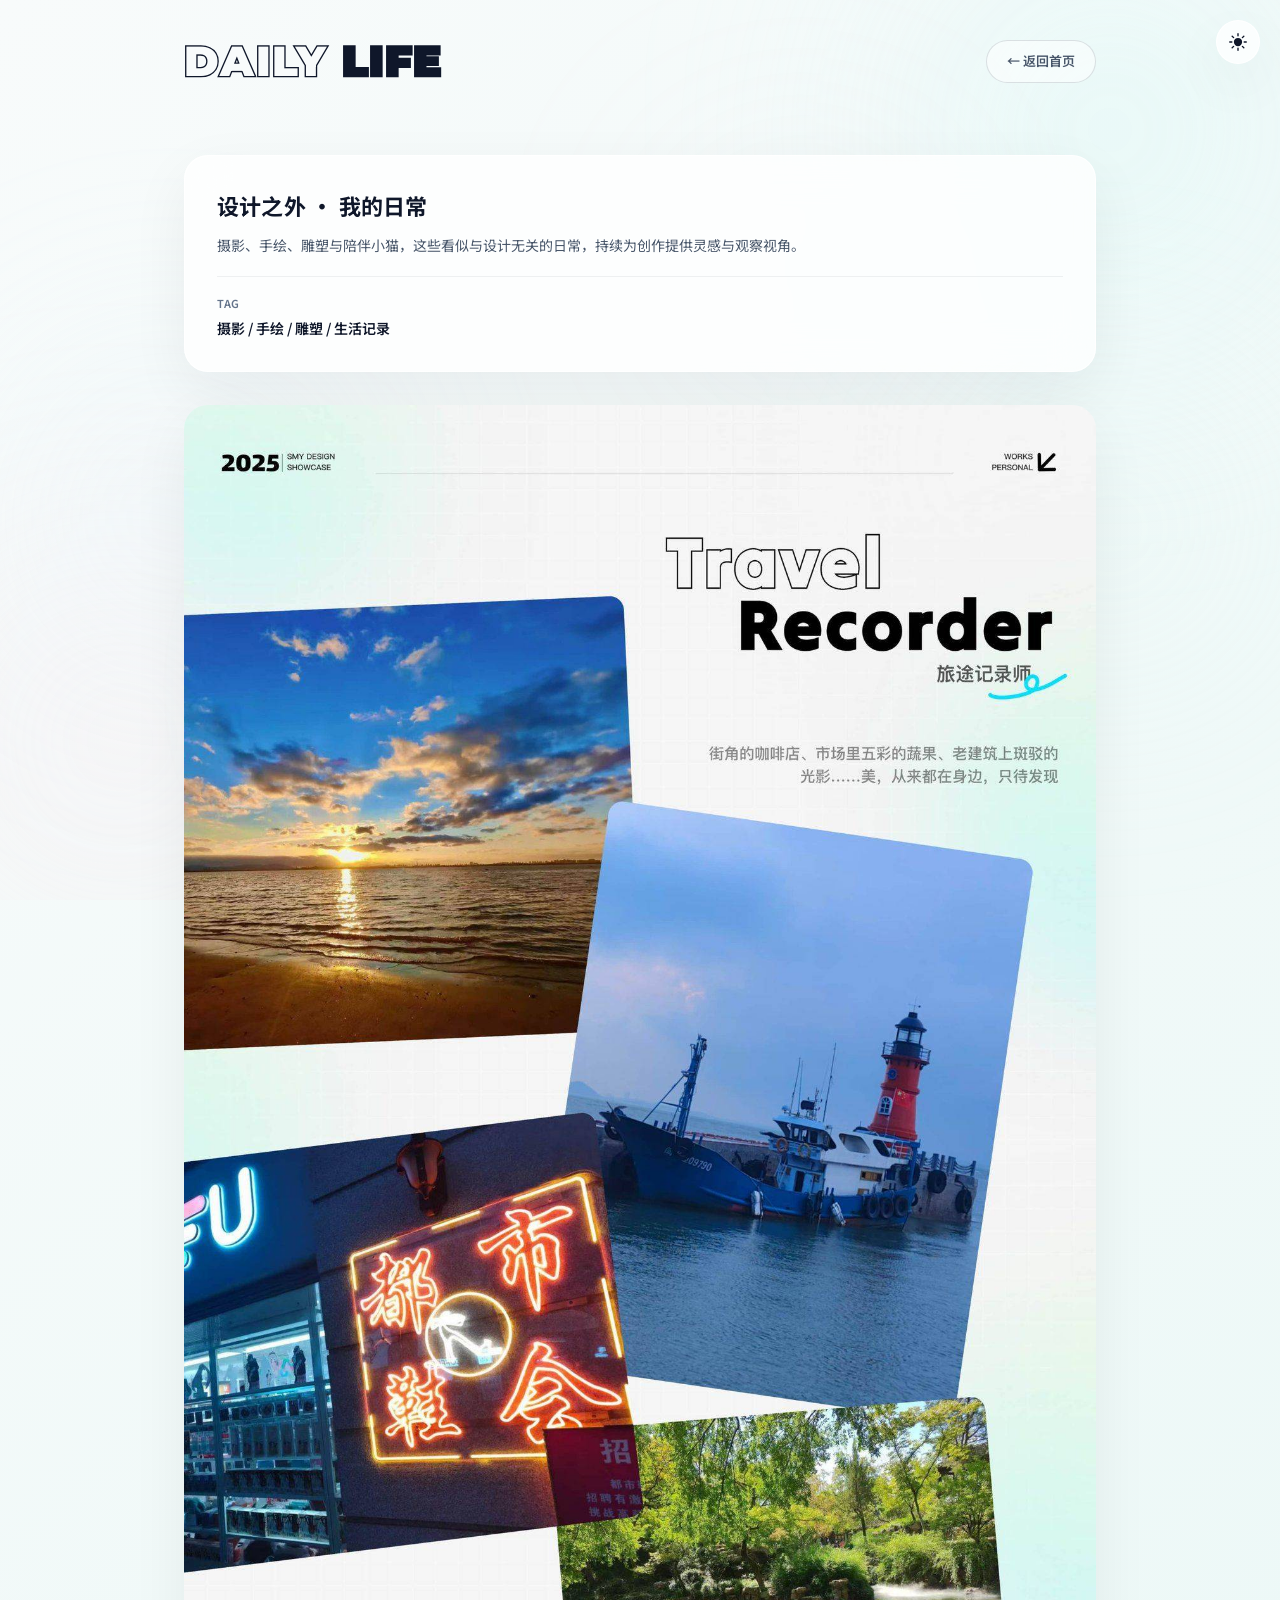
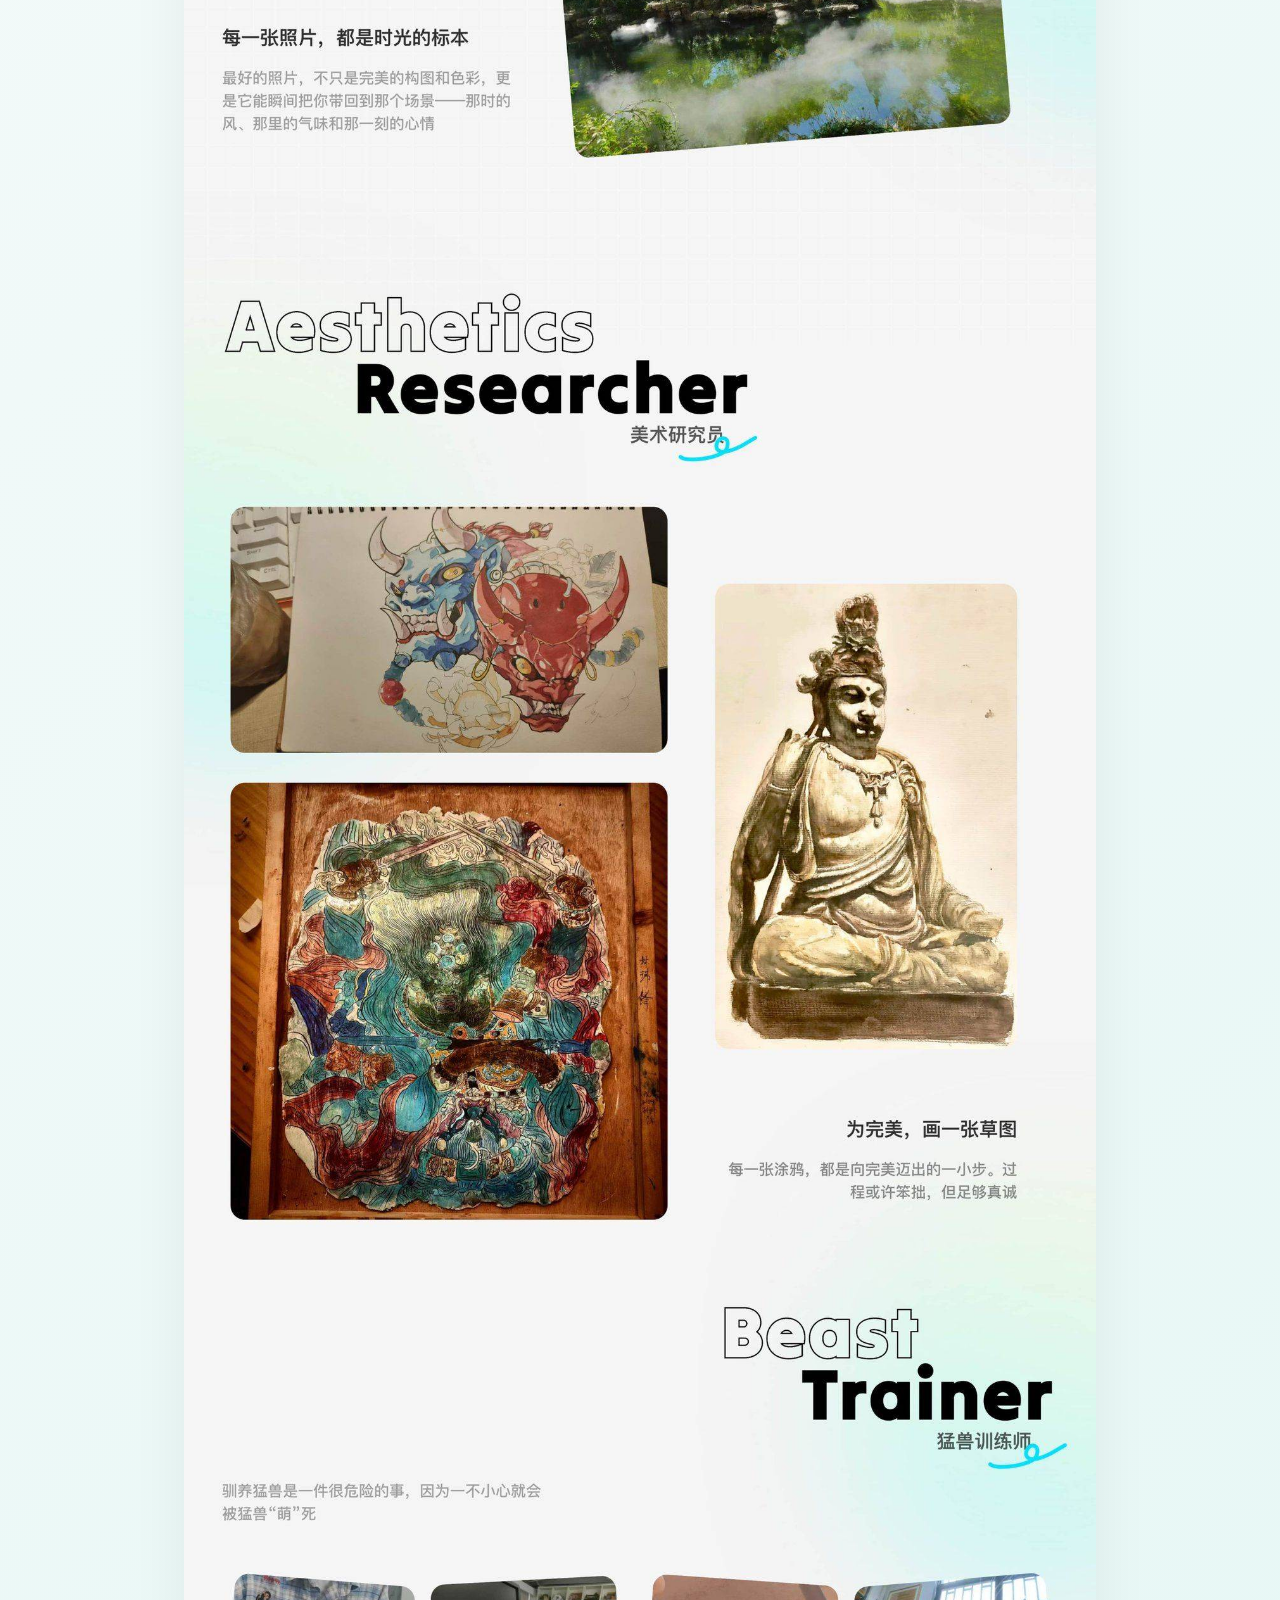
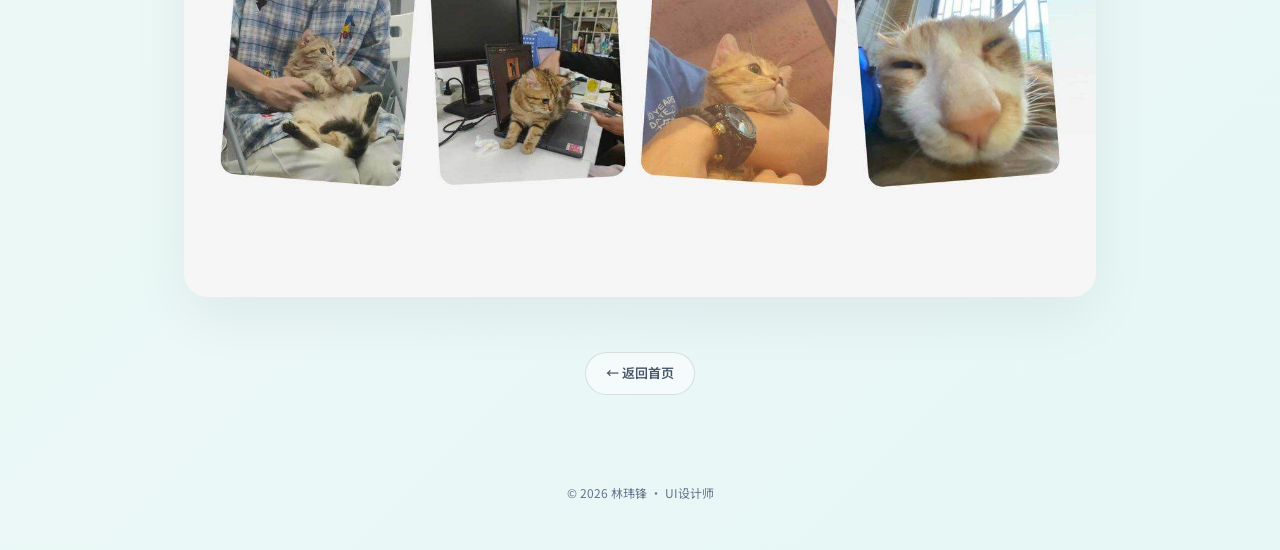
<file: pages/daily.html>
<!DOCTYPE html>
<html lang="zh-CN">
<head>
  <meta charset="UTF-8">
  <meta name="viewport" content="width=device-width, initial-scale=1.0">
  <title>我的日常 | 林玮锋</title>
  <script>
    (function() {
      var t = localStorage.getItem('portfolio-theme') || (matchMedia('(prefers-color-scheme: dark)').matches ? 'dark' : 'light');
      document.documentElement.setAttribute('data-theme', t);
    })();
  </script>
  <link rel="preconnect" href="https://fonts.googleapis.com">
  <link rel="preconnect" href="https://fonts.gstatic.com" crossorigin>
  <link href="https://fonts.googleapis.com/css2?family=Montserrat:wght@400;700;900&family=Noto+Sans+SC:wght@400;500;700&display=swap" rel="stylesheet">
  <link rel="stylesheet" href="../css/style.css?v=20261019">
  <script>
    document.documentElement.classList.add('js');
    setTimeout(function () {
      if (!window.__revealOk) document.documentElement.classList.remove('js');
    }, 2500);
  </script>
  <script src="../js/theme.js" defer></script>
  <script src="../js/scroll-animations.js" defer onerror="document.documentElement.classList.remove('js')"></script>
</head>
<body>
  <div class="bg-blobs" aria-hidden="true">
    <div class="blob blob-cyan-lg"></div>
    <div class="blob blob-pink-lg"></div>
    <div class="blob blob-blue-md"></div>
    <div class="blob blob-cyan-md"></div>
    <div class="blob blob-pink-sm"></div>
    <div class="blob blob-cyan-sm"></div>
  </div>
  <main class="container">
    <header class="page-header reveal">
      <h1 class="page-title"><span class="text-outline">DAILY</span><span class="text-solid"> LIFE</span></h1>
      <a href="../index.html" class="back-btn">← 返回首页</a>
    </header>

    <section class="page-content">
      <article class="work-intro reveal">
        <h2>设计之外 · 我的日常</h2>
        <p>摄影、手绘、雕塑与陪伴小猫，这些看似与设计无关的日常，持续为创作提供灵感与观察视角。</p>
        <div class="work-meta">
          <div class="work-meta-item">
            <span class="work-meta-label">Tag</span>
            <span class="work-meta-value">摄影 / 手绘 / 雕塑 / 生活记录</span>
          </div>
        </div>
      </article>

      <div class="work-gallery">
        <img src="../assets/works/daily.jpg" alt="我的日常记录" class="work-image reveal" width="1440" height="4882" loading="eager" decoding="async" fetchpriority="high">
      </div>

      <div class="back-home">
        <a href="../index.html" class="back-btn">← 返回首页</a>
      </div>
    </section>

    <footer class="footer">
      <p>© 2026 林玮锋 · UI设计师</p>
    </footer>
  </main>
</body>
</html>
</file>
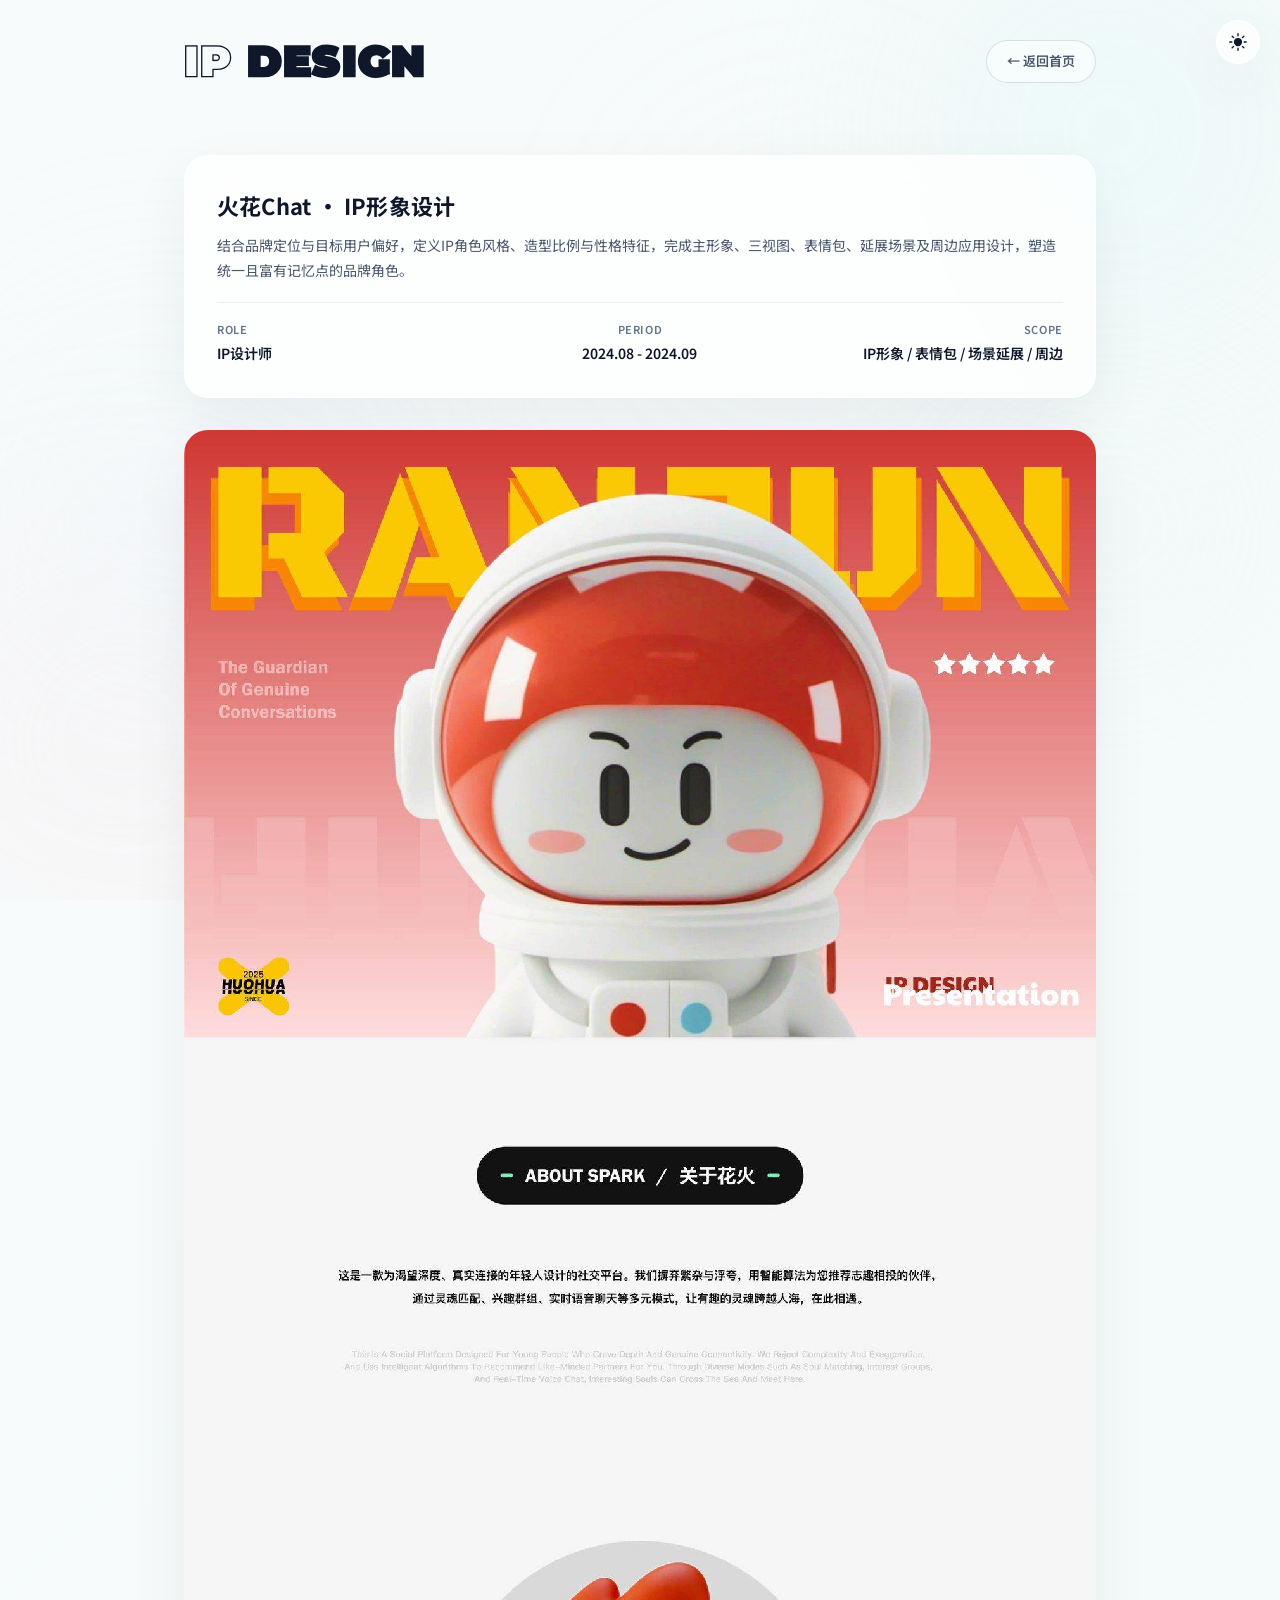
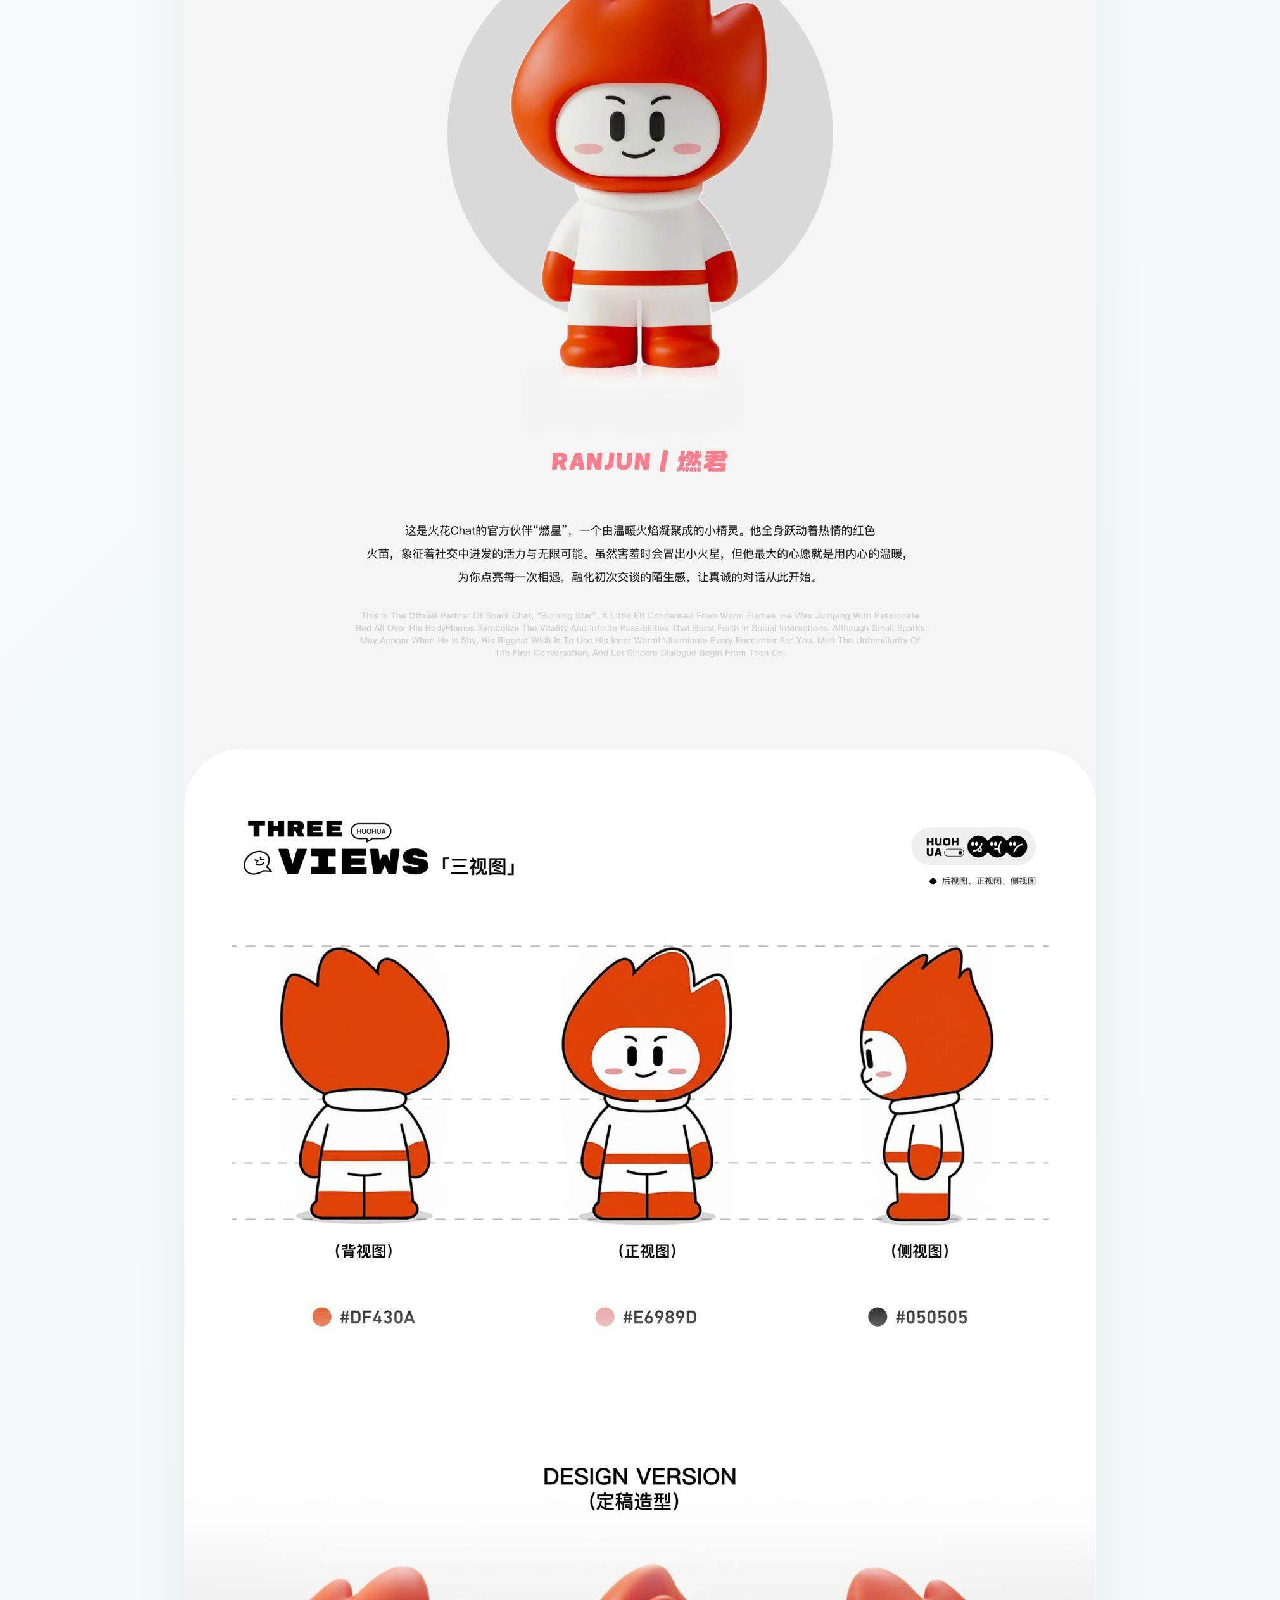
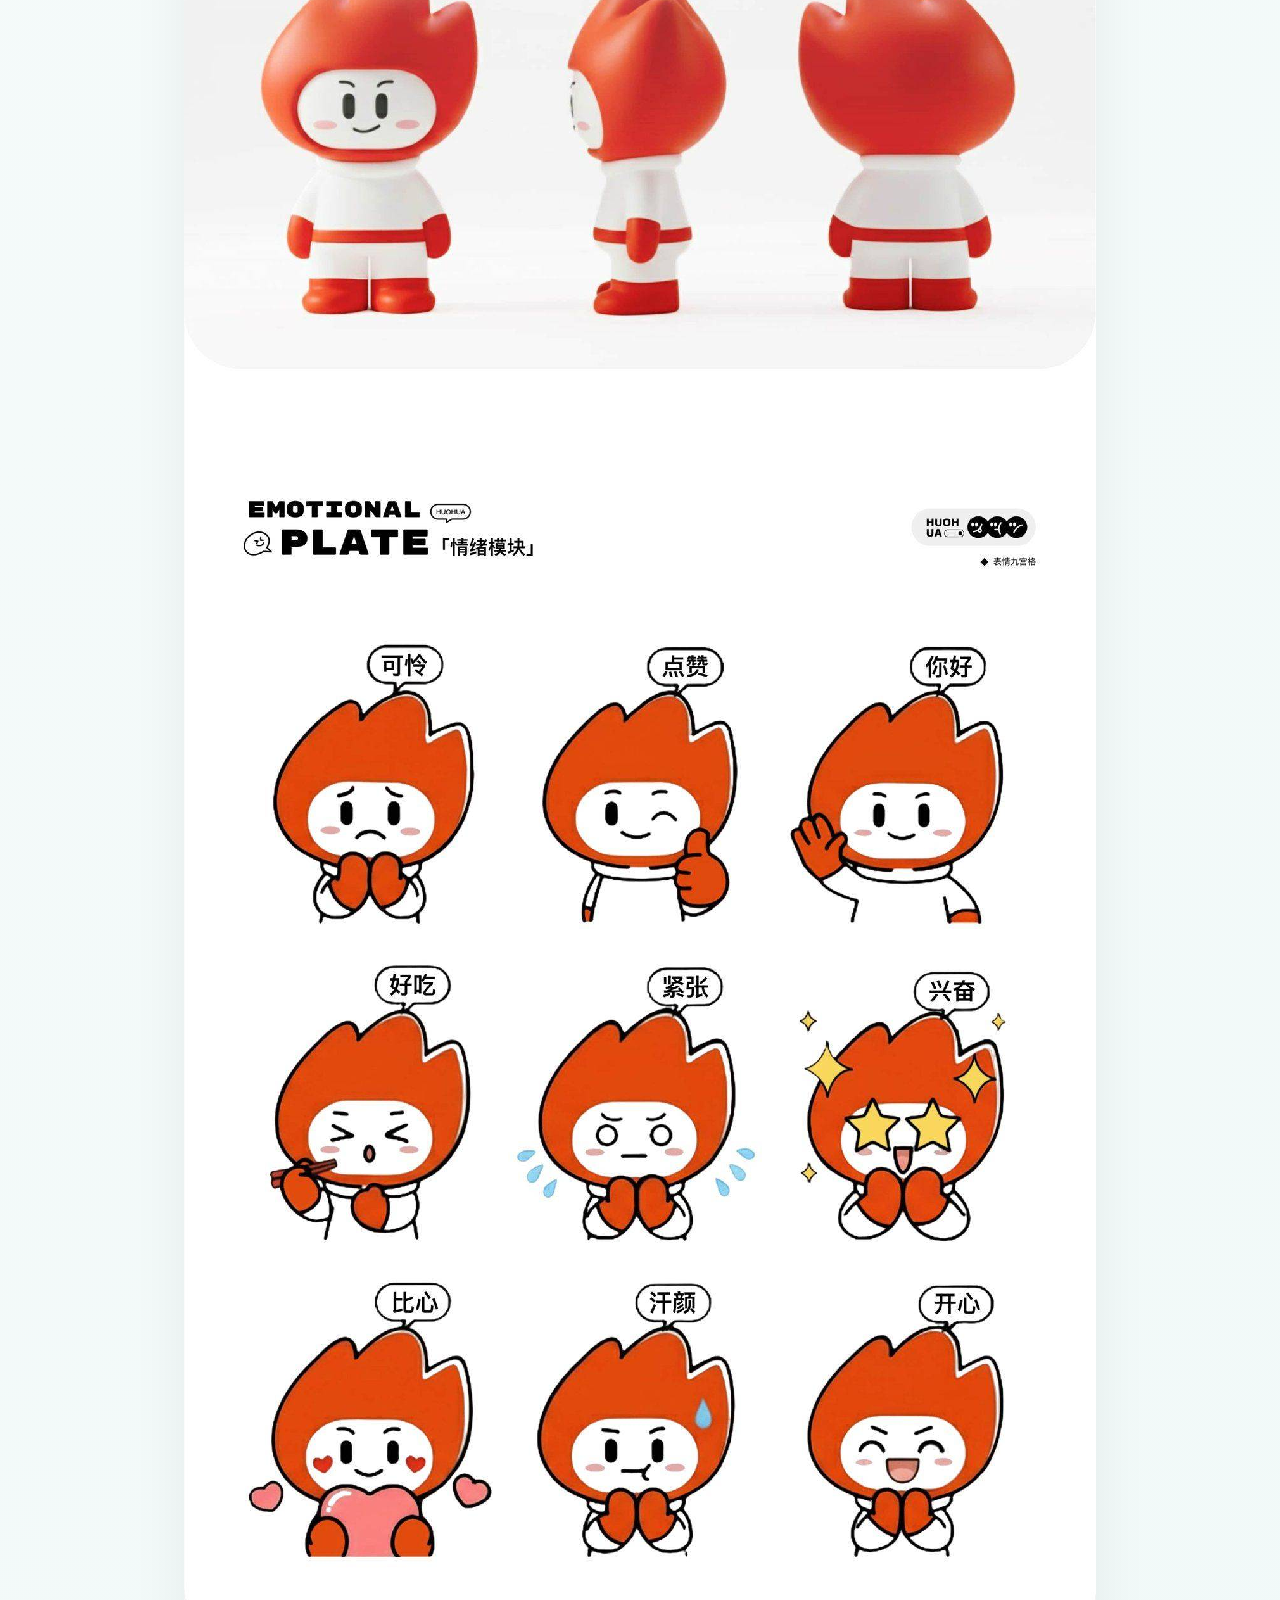
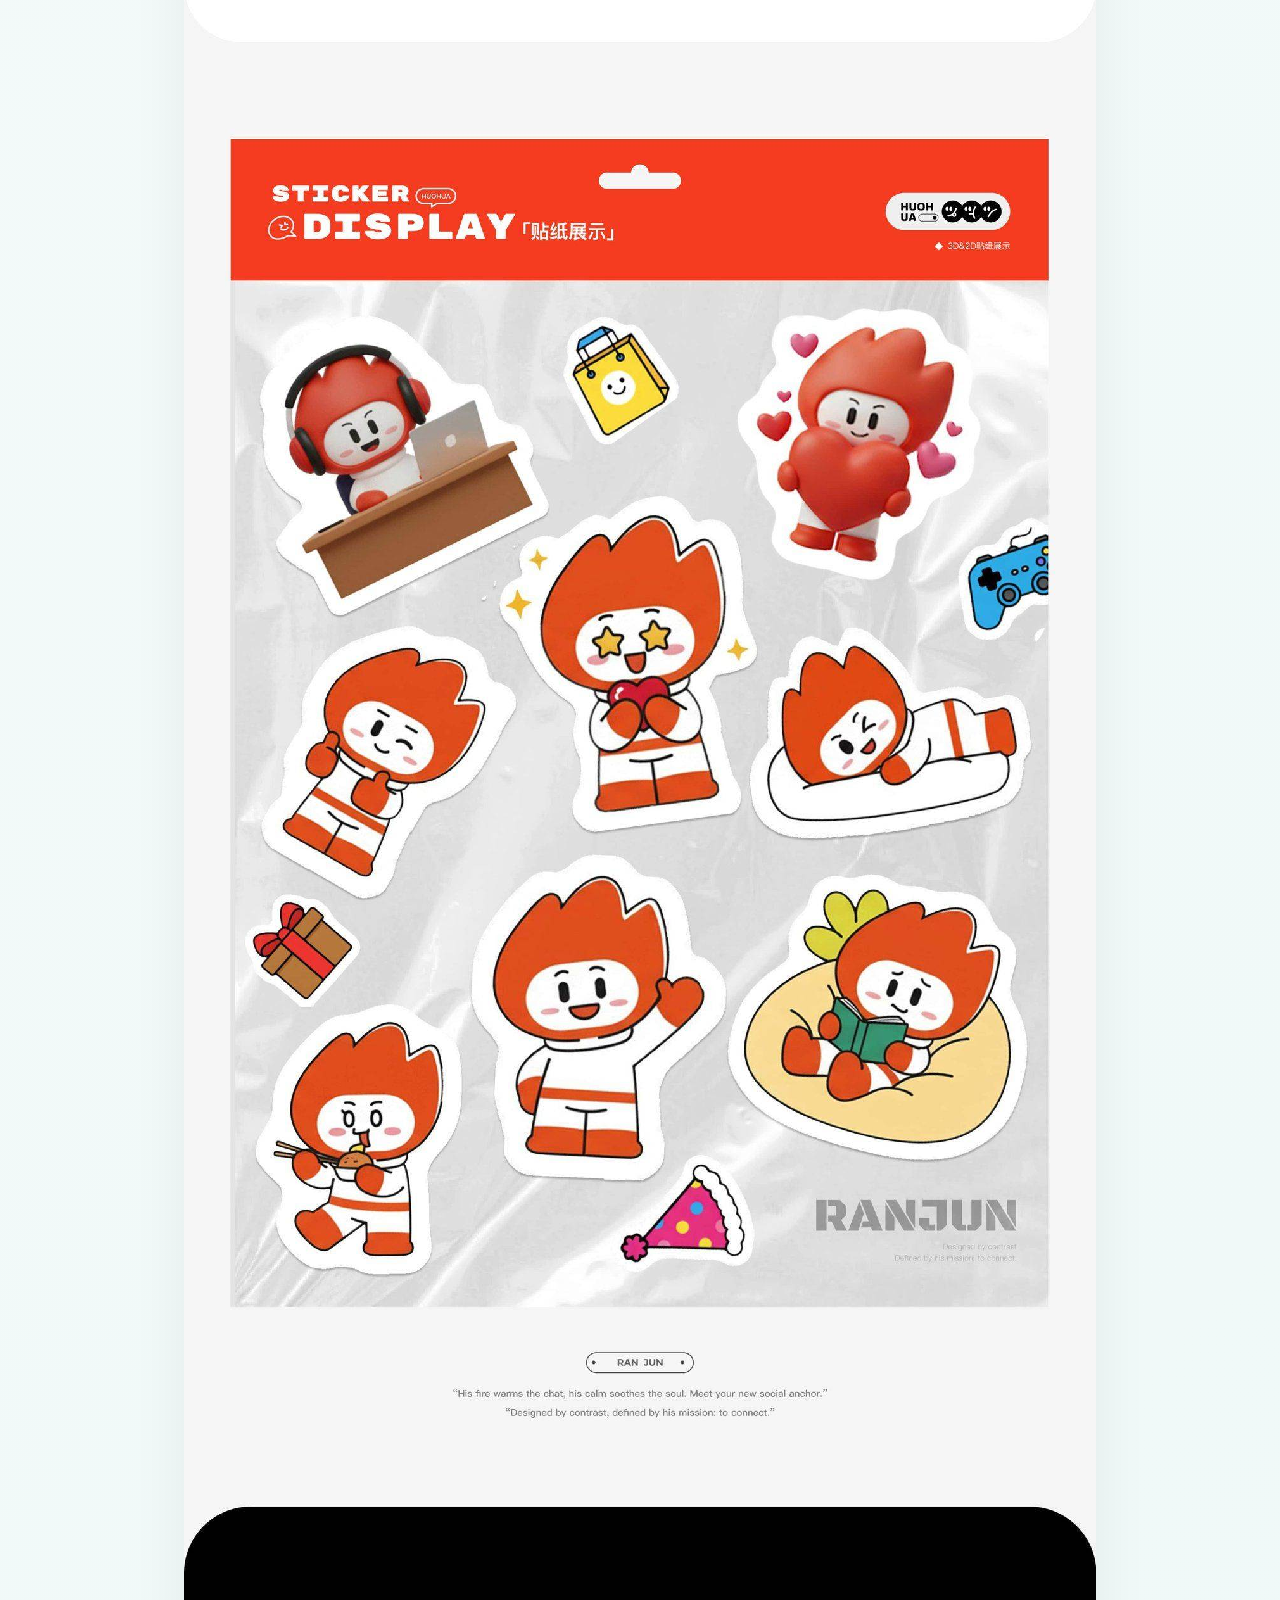
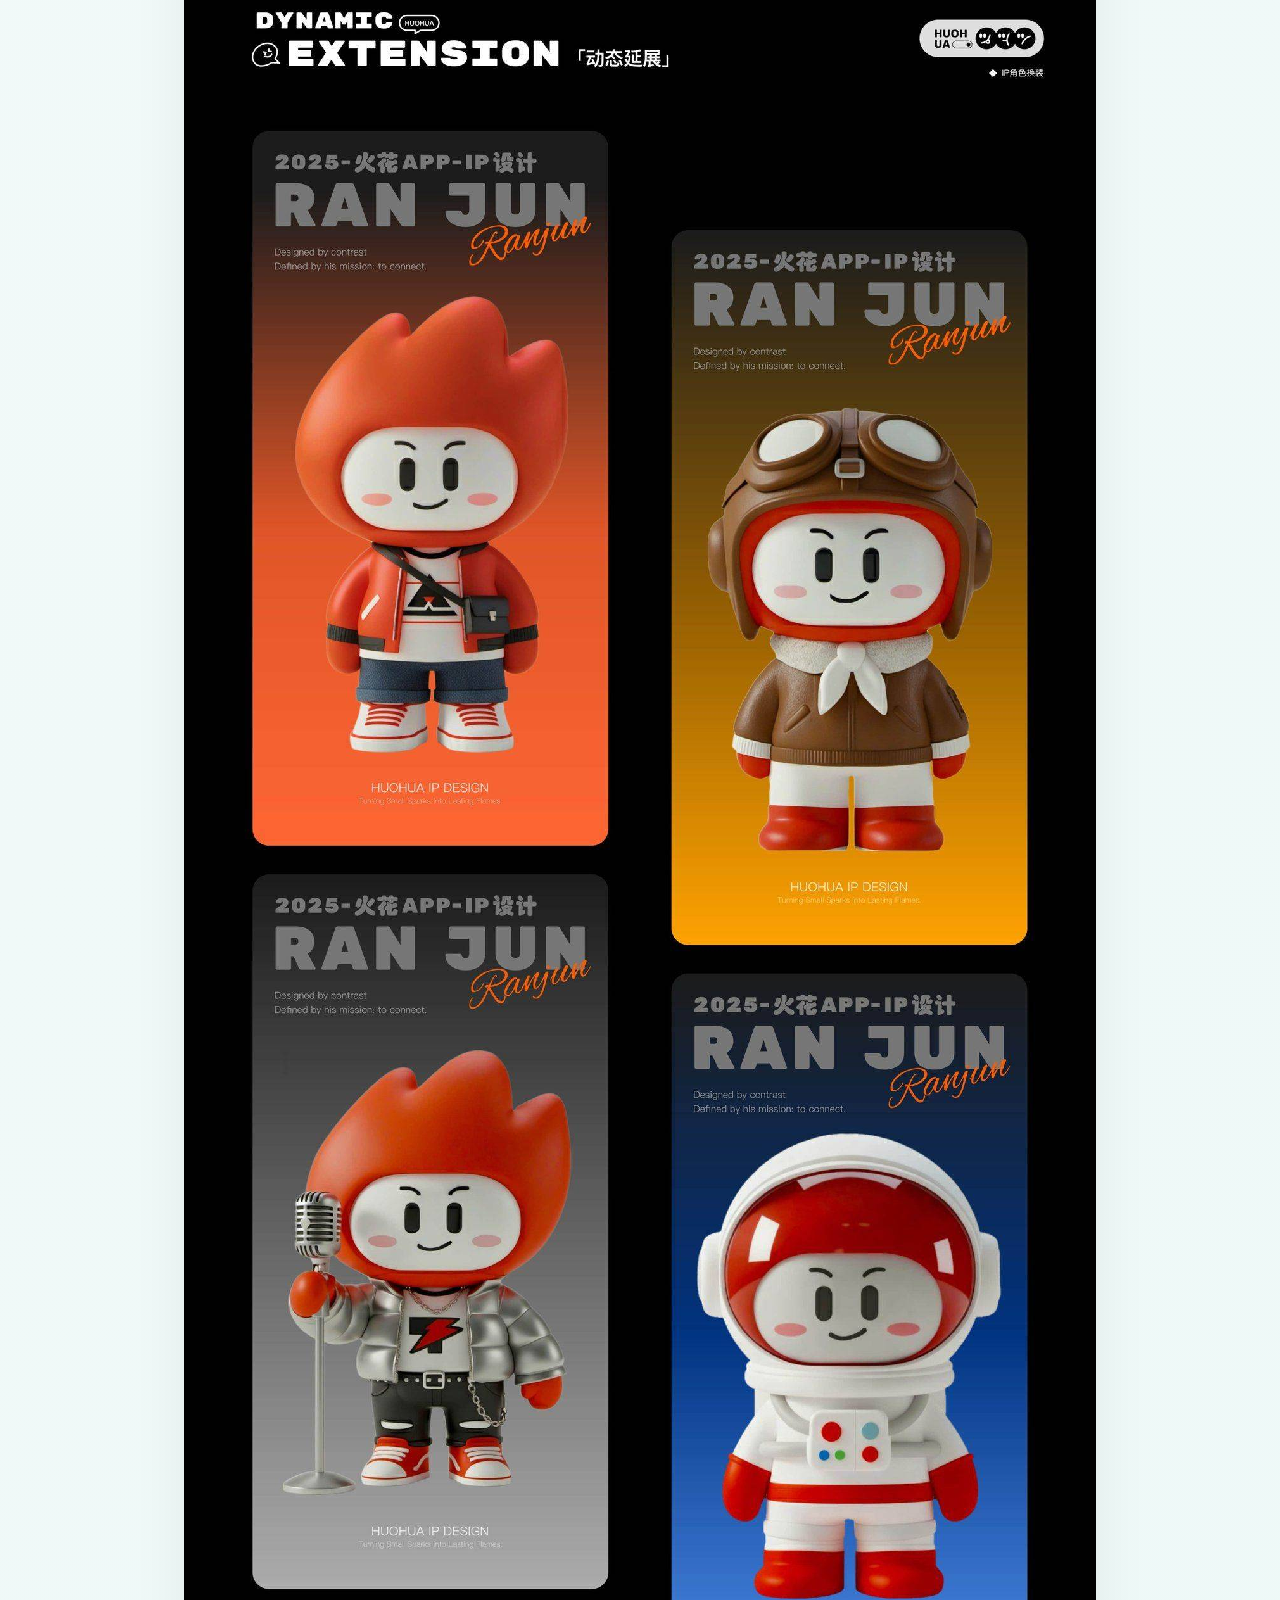
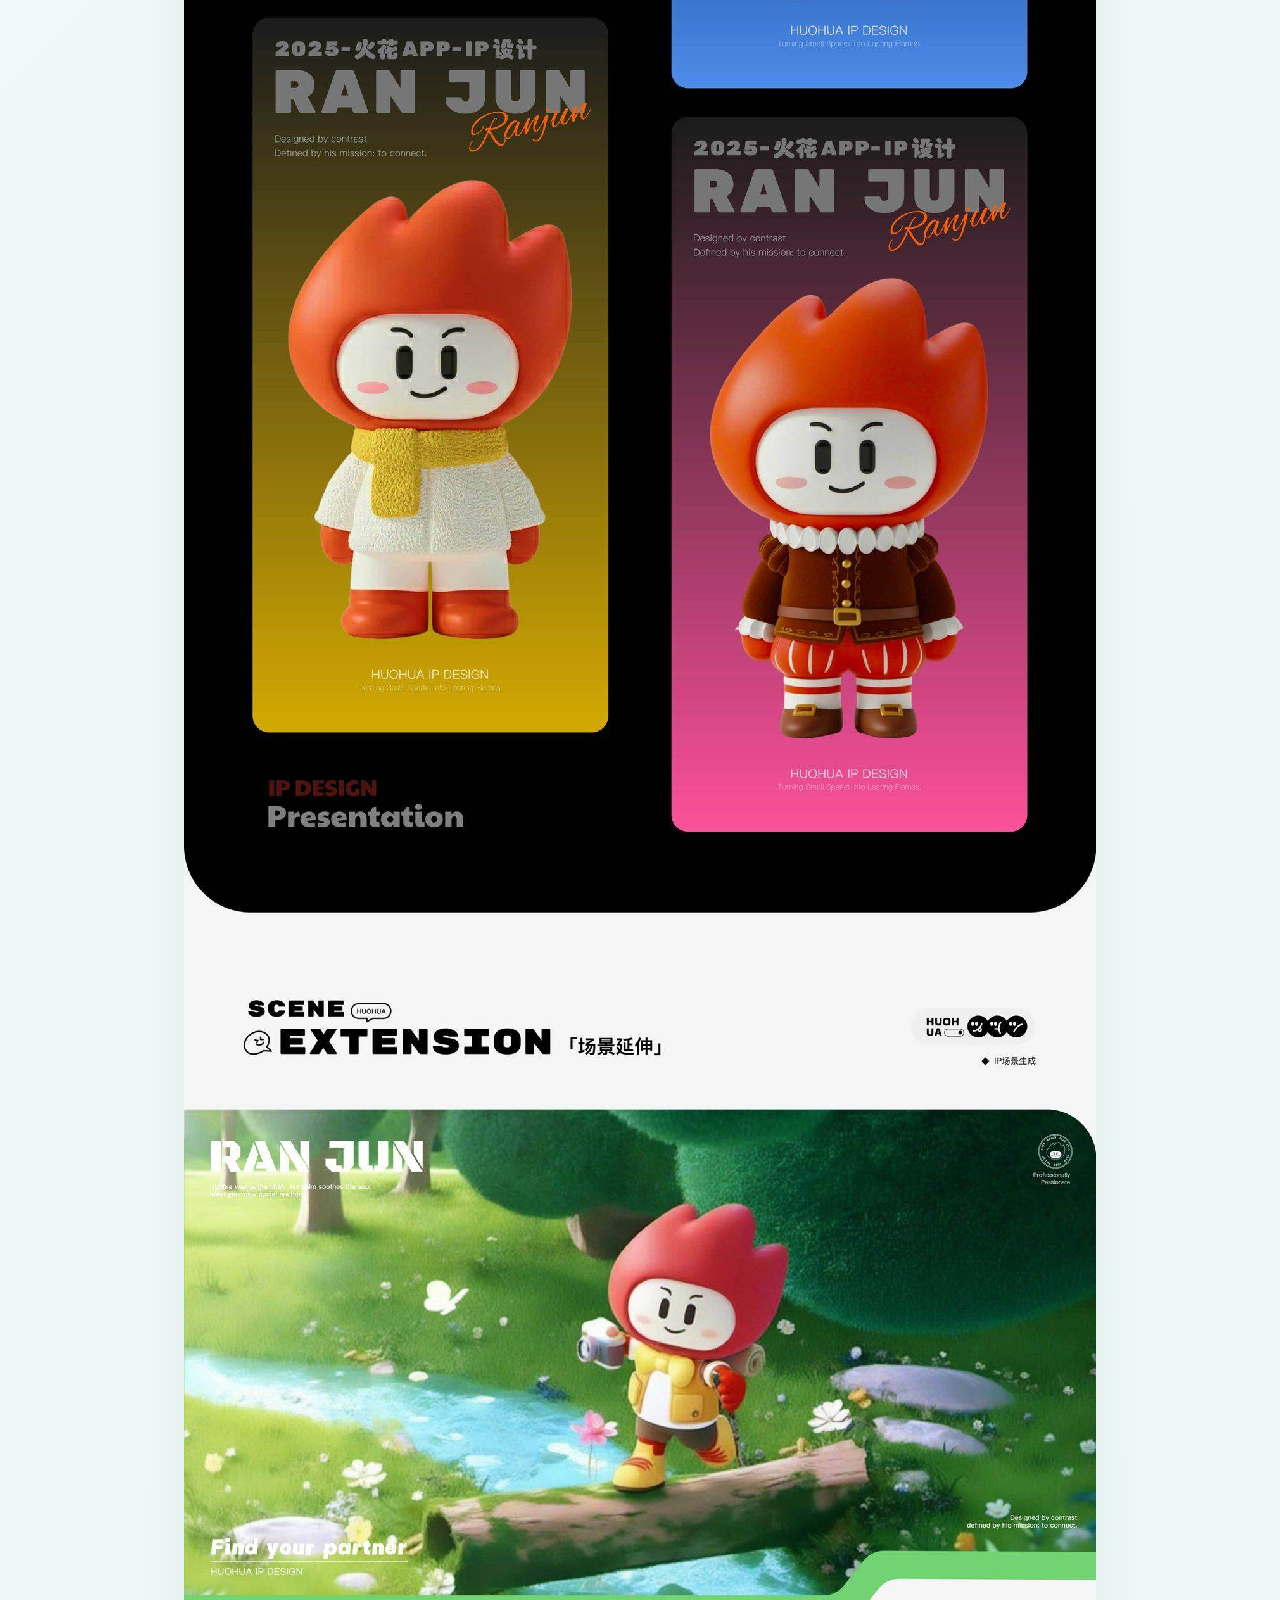
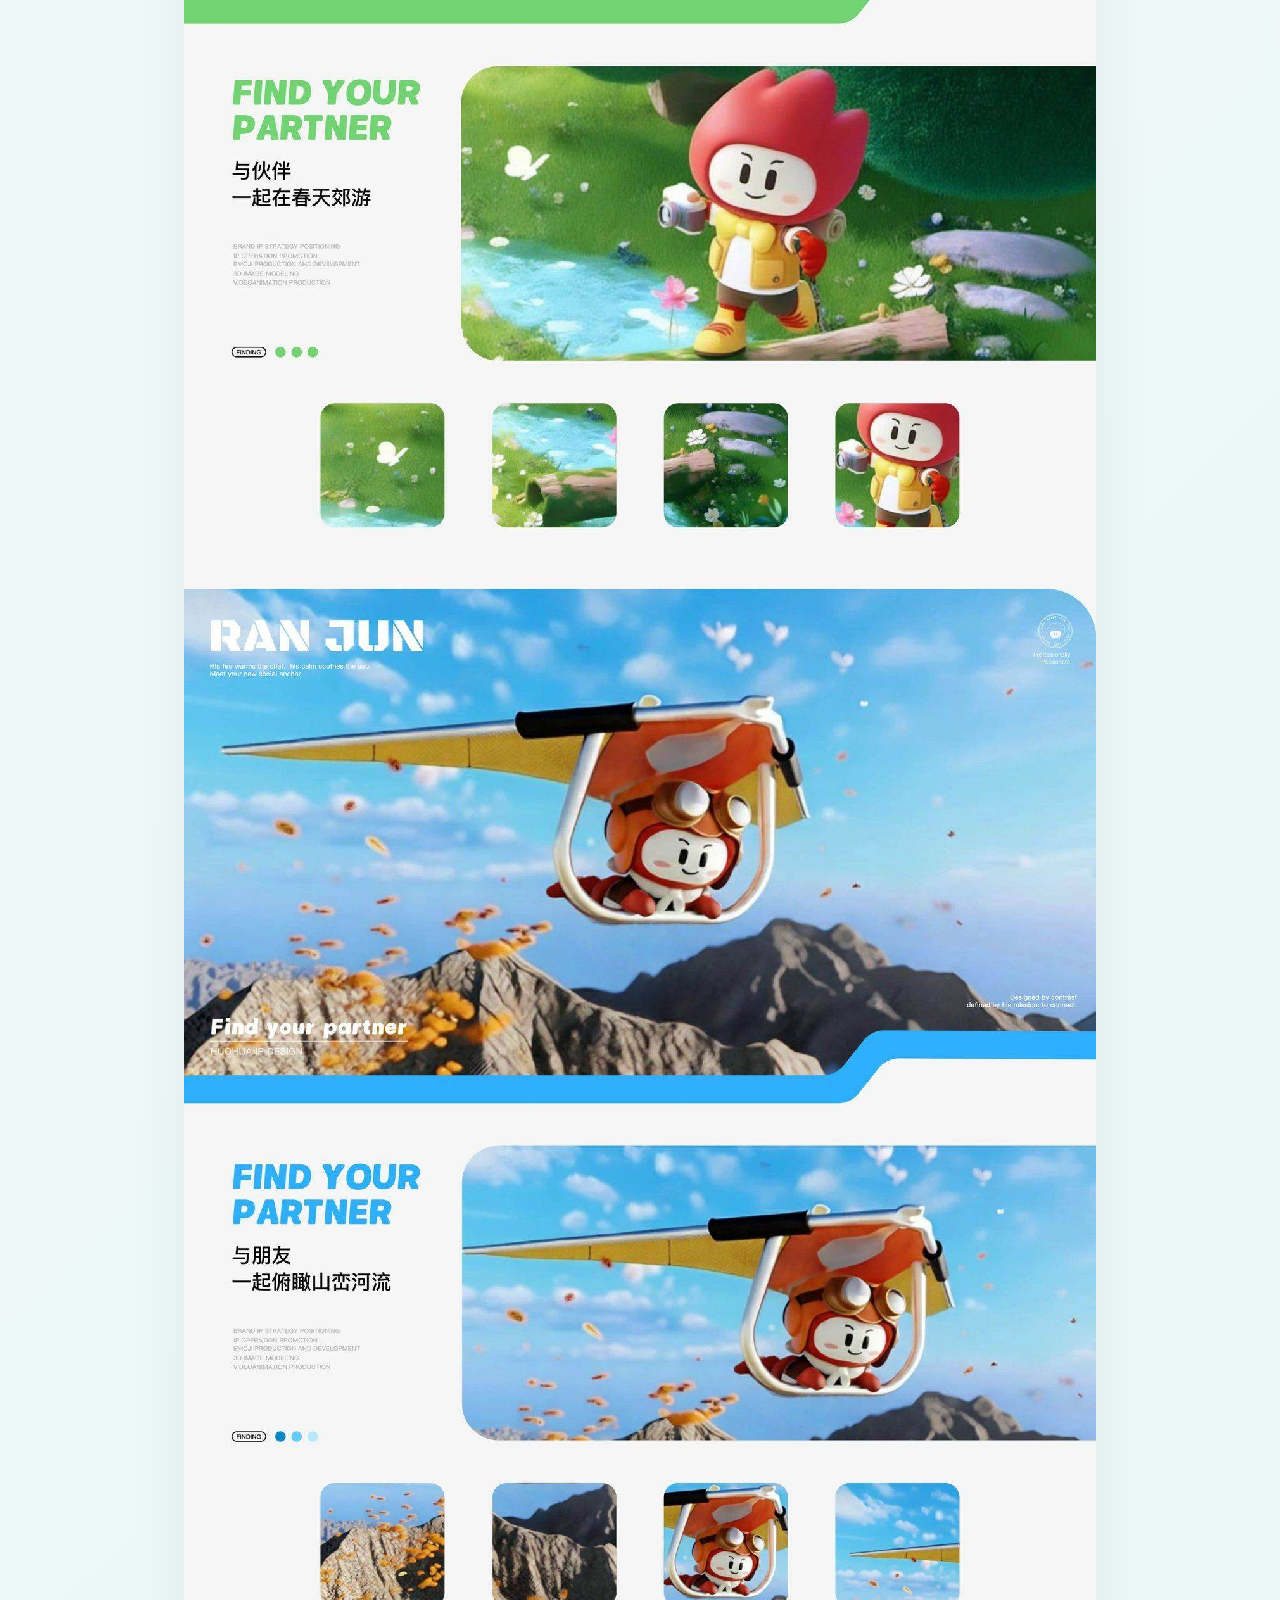
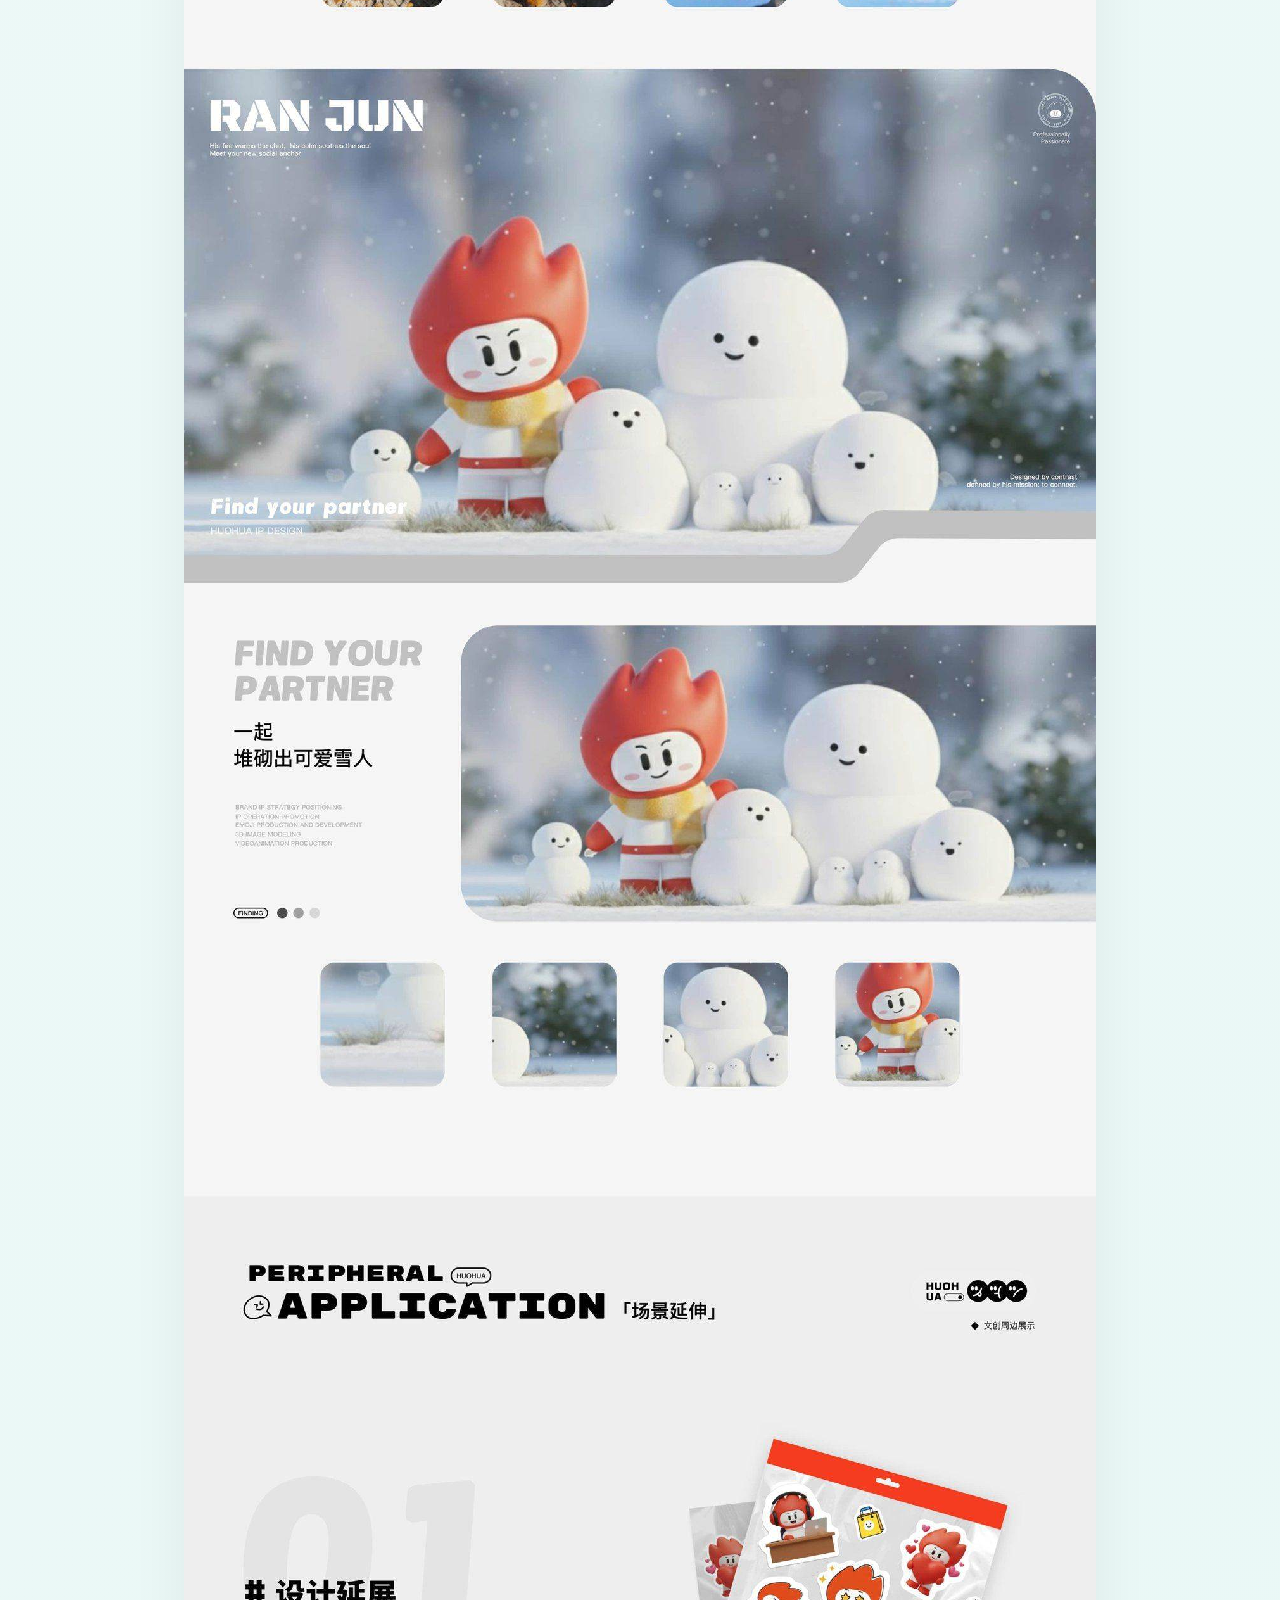
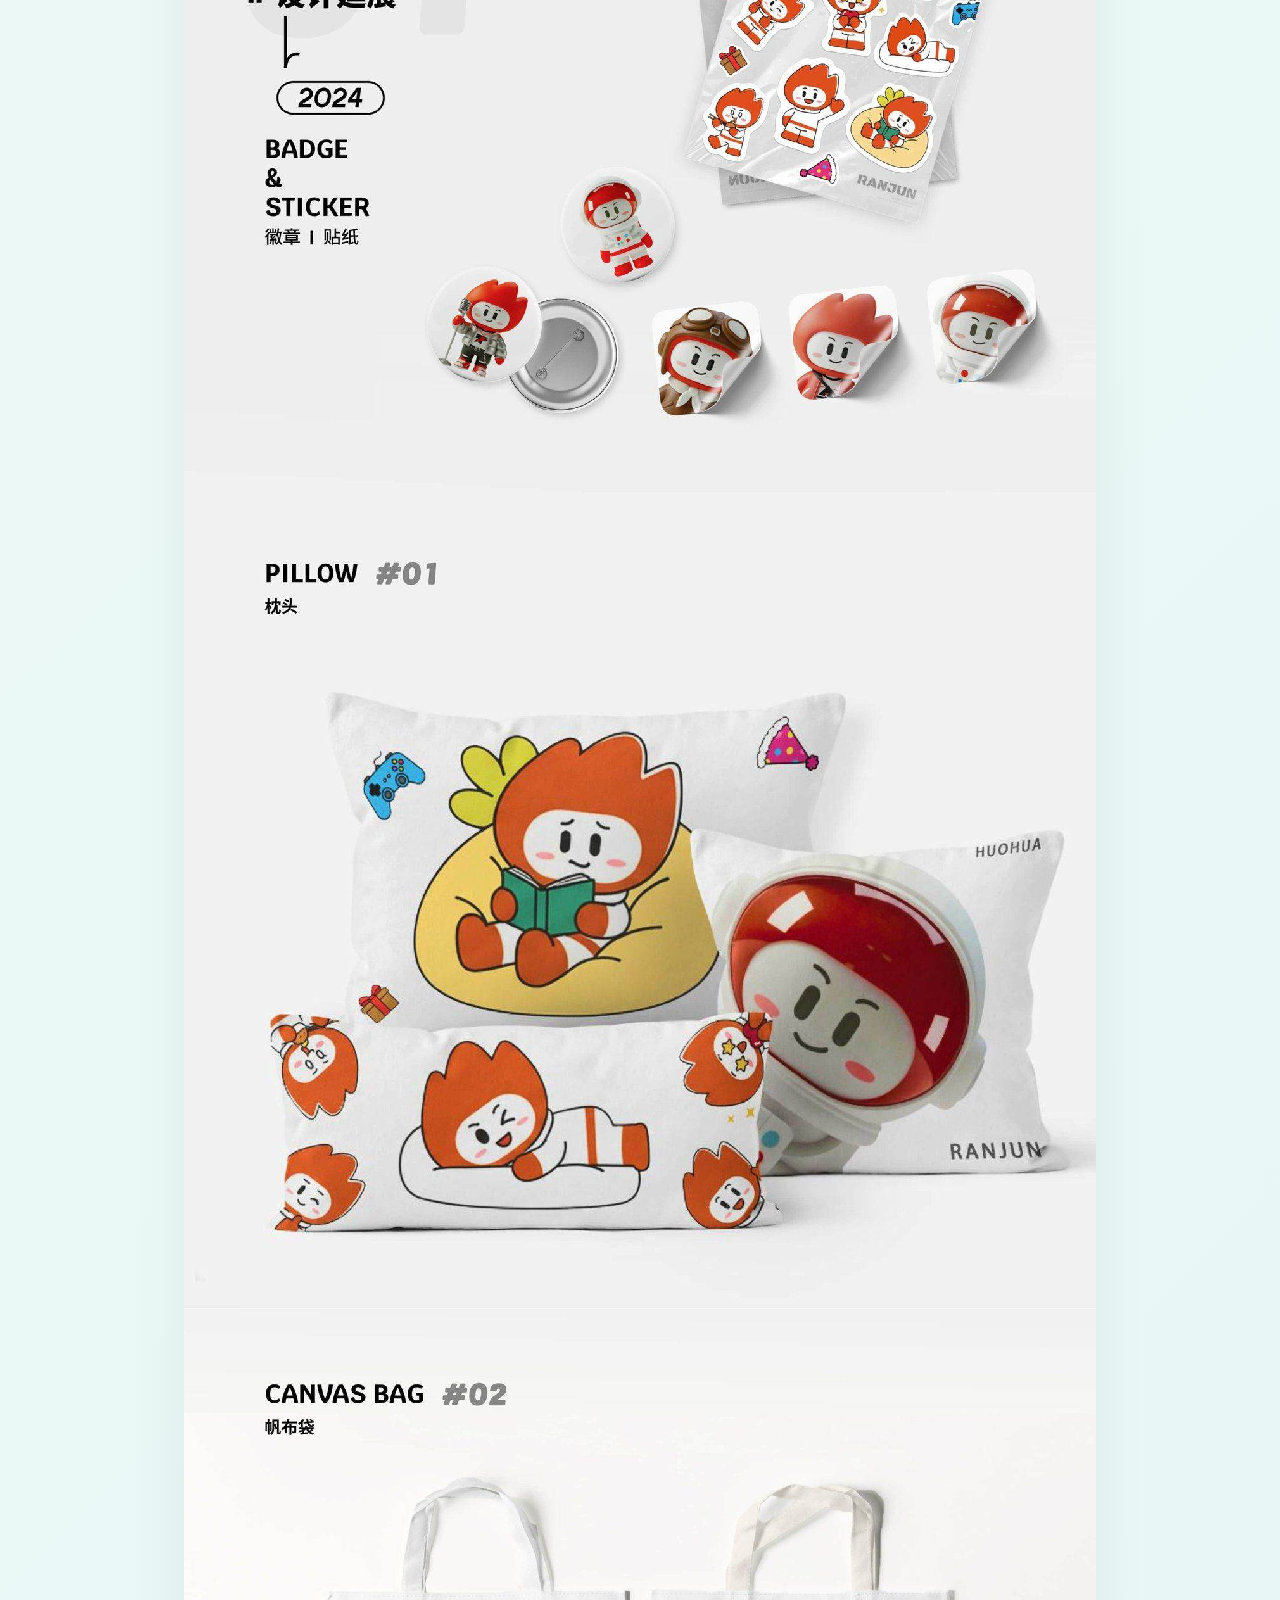
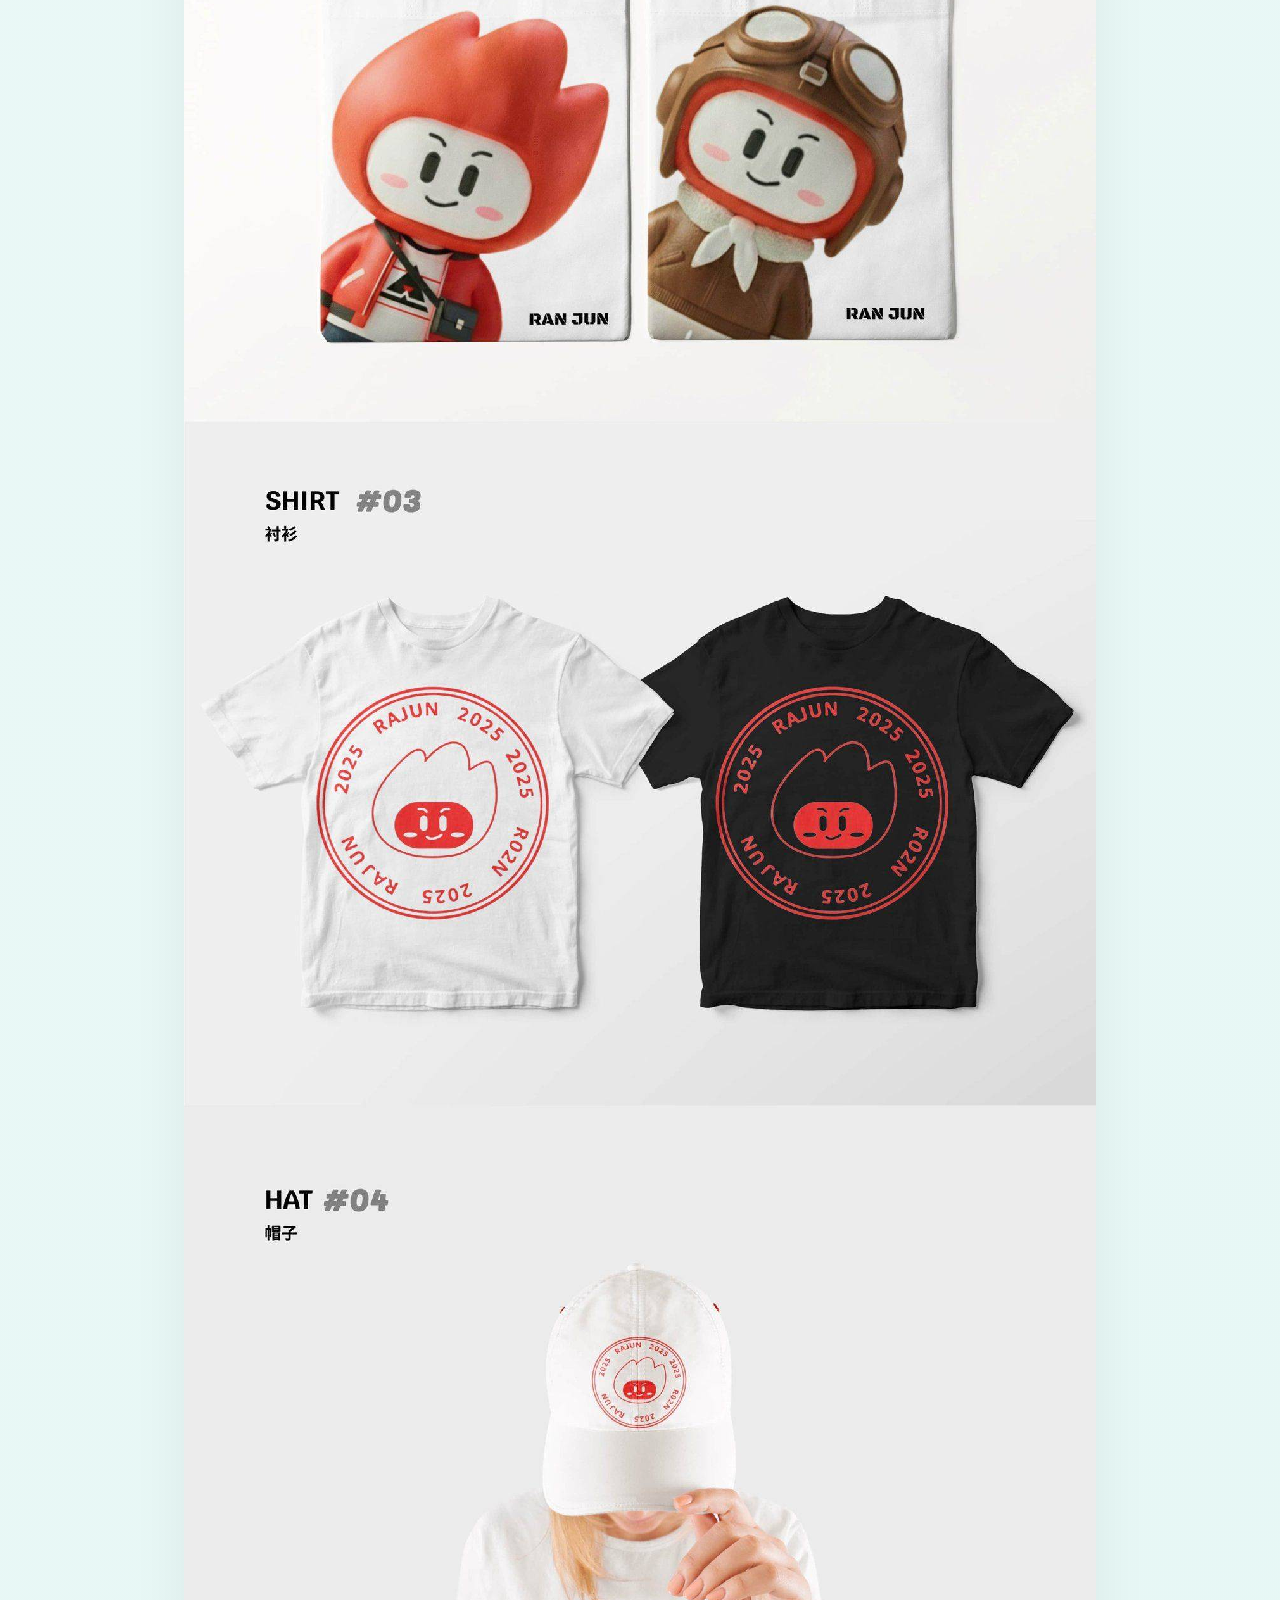
<file: pages/ip-design.html>
<!DOCTYPE html>
<html lang="zh-CN">
<head>
  <meta charset="UTF-8">
  <meta name="viewport" content="width=device-width, initial-scale=1.0">
  <title>IP形象设计 | 林玮锋</title>
  <script>
    (function() {
      var t = localStorage.getItem('portfolio-theme') || (matchMedia('(prefers-color-scheme: dark)').matches ? 'dark' : 'light');
      document.documentElement.setAttribute('data-theme', t);
    })();
  </script>
  <link rel="preconnect" href="https://fonts.googleapis.com">
  <link rel="preconnect" href="https://fonts.gstatic.com" crossorigin>
  <link href="https://fonts.googleapis.com/css2?family=Montserrat:wght@400;700;900&family=Noto+Sans+SC:wght@400;500;700&display=swap" rel="stylesheet">
  <link rel="stylesheet" href="../css/style.css?v=20261019">
  <script>
    document.documentElement.classList.add('js');
    setTimeout(function () {
      if (!window.__revealOk) document.documentElement.classList.remove('js');
    }, 2500);
  </script>
  <script src="../js/theme.js" defer></script>
  <script src="../js/scroll-animations.js" defer onerror="document.documentElement.classList.remove('js')"></script>
</head>
<body>
  <div class="bg-blobs" aria-hidden="true">
    <div class="blob blob-cyan-lg"></div>
    <div class="blob blob-pink-lg"></div>
    <div class="blob blob-blue-md"></div>
    <div class="blob blob-cyan-md"></div>
    <div class="blob blob-pink-sm"></div>
    <div class="blob blob-cyan-sm"></div>
  </div>
  <main class="container">
    <header class="page-header reveal">
      <h1 class="page-title"><span class="text-outline">IP</span><span class="text-solid"> DESIGN</span></h1>
      <a href="../index.html" class="back-btn">← 返回首页</a>
    </header>

    <section class="page-content">
      <article class="work-intro reveal">
        <h2>火花Chat · IP形象设计</h2>
        <p>结合品牌定位与目标用户偏好，定义IP角色风格、造型比例与性格特征，完成主形象、三视图、表情包、延展场景及周边应用设计，塑造统一且富有记忆点的品牌角色。</p>
        <div class="work-meta">
          <div class="work-meta-item">
            <span class="work-meta-label">Role</span>
            <span class="work-meta-value">IP设计师</span>
          </div>
          <div class="work-meta-item">
            <span class="work-meta-label">Period</span>
            <span class="work-meta-value">2024.08 - 2024.09</span>
          </div>
          <div class="work-meta-item">
            <span class="work-meta-label">Scope</span>
            <span class="work-meta-value">IP形象 / 表情包 / 场景延展 / 周边</span>
          </div>
        </div>
      </article>

      <div class="work-gallery">
        <img src="../assets/works/ip_design.jpg" alt="火花Chat IP形象设计" class="work-image reveal" width="1440" height="25638" loading="eager" decoding="async" fetchpriority="high" onerror="this.style.display='none'; this.parentNode.innerHTML+='<p style=\'text-align:center;padding:48px 0;color:var(--text-light)\'>图片加载失败，请刷新页面重试</p>'">
      </div>

      <div class="back-home">
        <a href="../index.html" class="back-btn">← 返回首页</a>
      </div>
    </section>

    <footer class="footer">
      <p>© 2026 林玮锋 · UI设计师</p>
    </footer>
  </main>
</body>
</html>
</file>
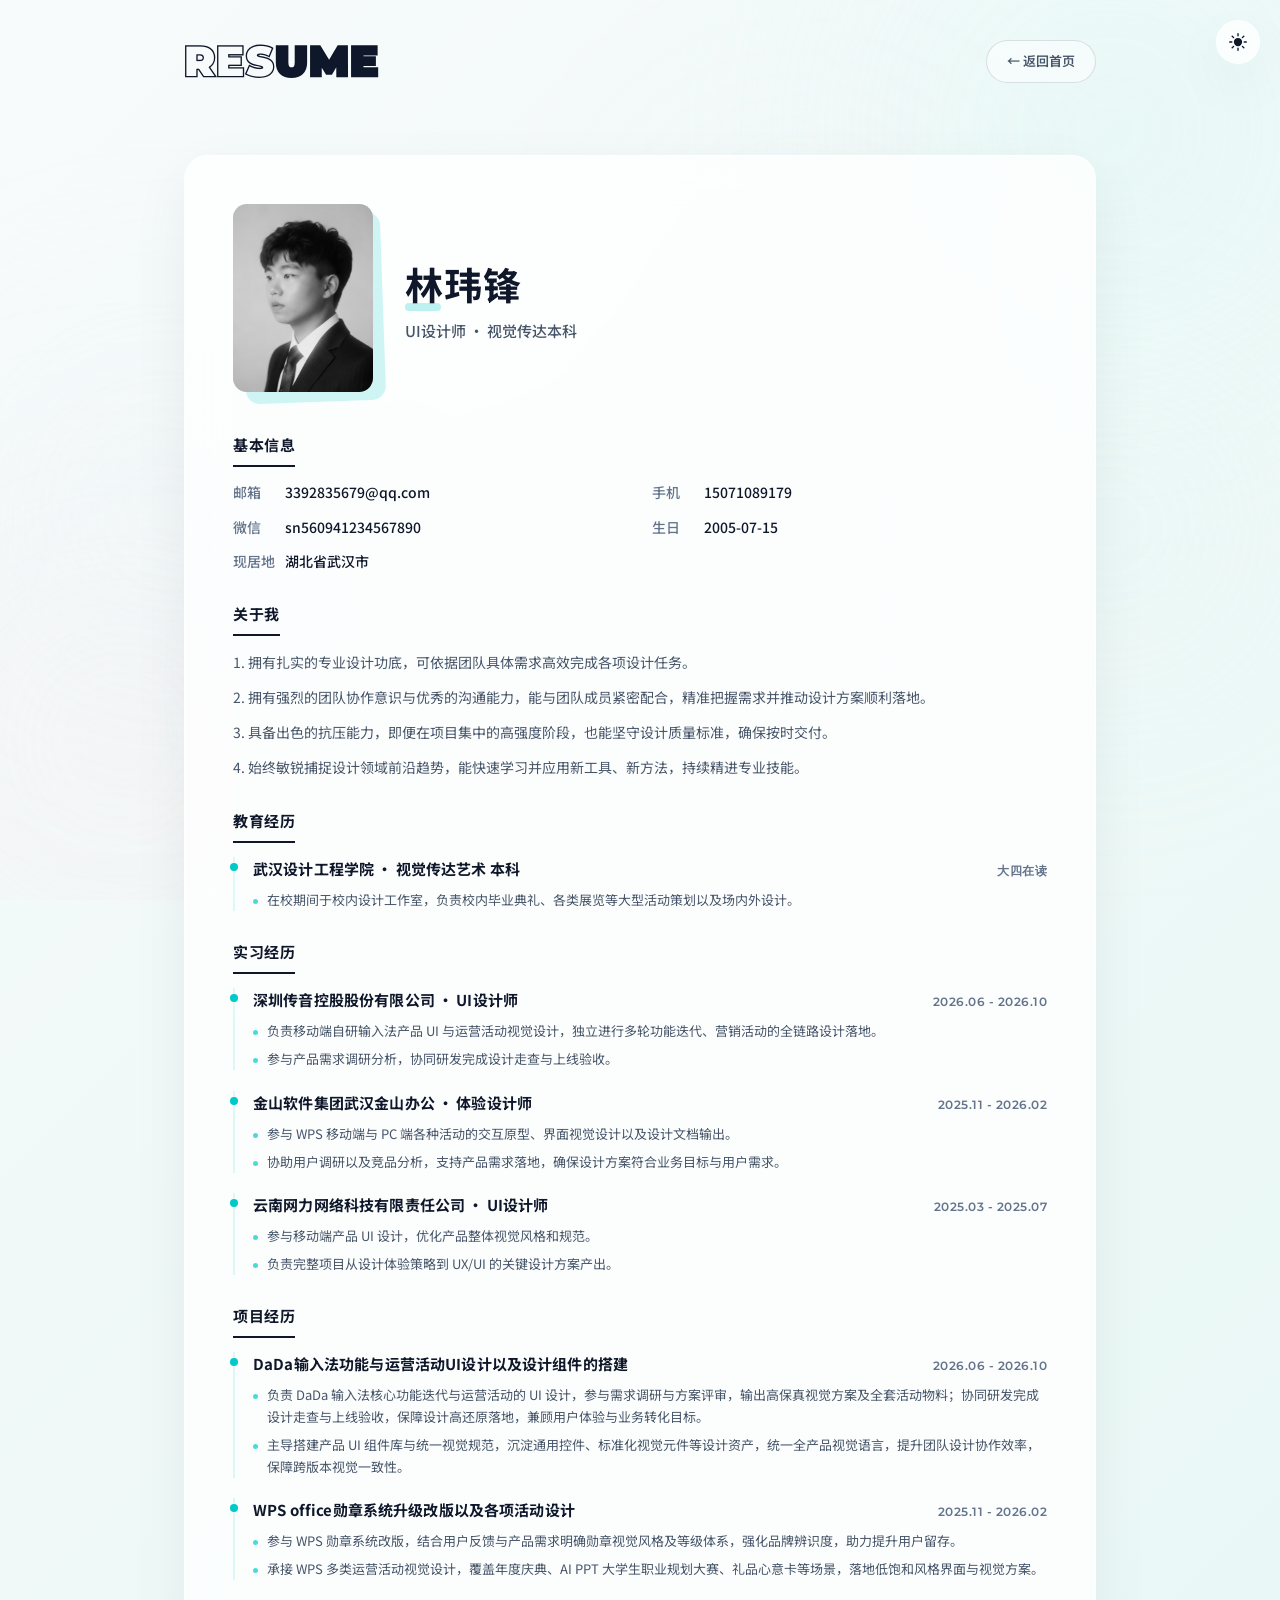
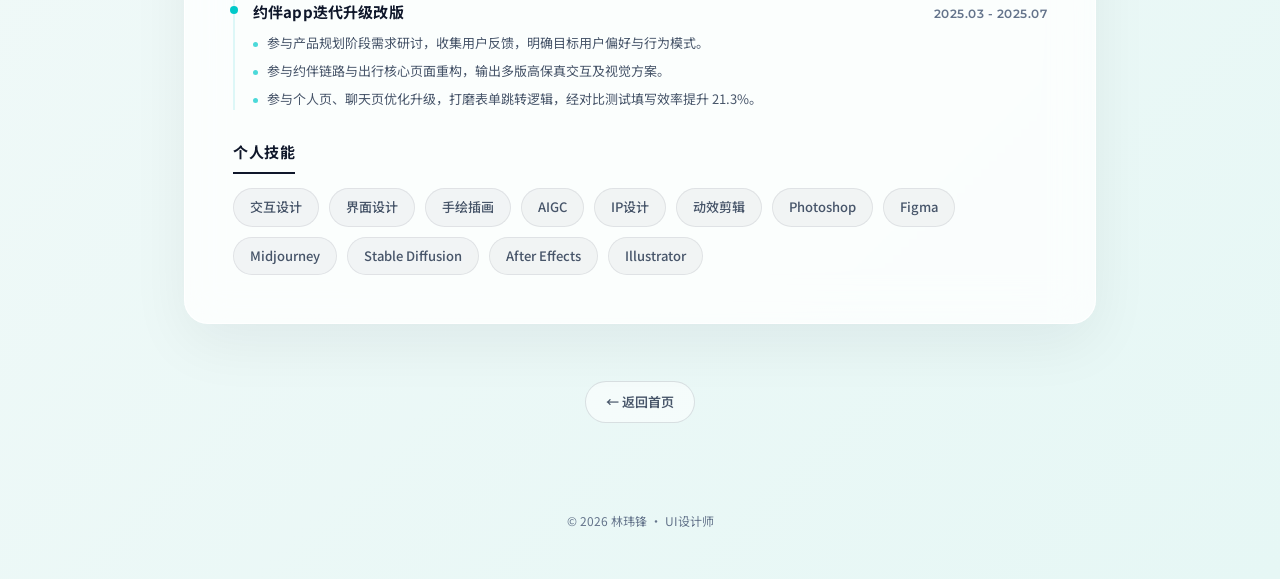
<file: pages/resume.html>
<!DOCTYPE html>
<html lang="zh-CN">
<head>
  <meta charset="UTF-8">
  <meta name="viewport" content="width=device-width, initial-scale=1.0">
  <title>完整简历 | 林玮锋</title>
  <script>
    (function() {
      var t = localStorage.getItem('portfolio-theme') || (matchMedia('(prefers-color-scheme: dark)').matches ? 'dark' : 'light');
      document.documentElement.setAttribute('data-theme', t);
    })();
  </script>
  <link rel="preconnect" href="https://fonts.googleapis.com">
  <link rel="preconnect" href="https://fonts.gstatic.com" crossorigin>
  <link href="https://fonts.googleapis.com/css2?family=Montserrat:wght@400;700;900&family=Noto+Sans+SC:wght@400;500;700&display=swap" rel="stylesheet">
  <link rel="stylesheet" href="../css/style.css?v=20261019">
  <script>
    document.documentElement.classList.add('js');
    setTimeout(function () {
      if (!window.__revealOk) document.documentElement.classList.remove('js');
    }, 2500);
  </script>
  <script src="../js/theme.js" defer></script>
  <script src="../js/scroll-animations.js" defer onerror="document.documentElement.classList.remove('js')"></script>
</head>
<body>
  <div class="bg-blobs" aria-hidden="true">
    <div class="blob blob-cyan-lg"></div>
    <div class="blob blob-pink-lg"></div>
    <div class="blob blob-blue-md"></div>
    <div class="blob blob-cyan-md"></div>
    <div class="blob blob-pink-sm"></div>
    <div class="blob blob-cyan-sm"></div>
  </div>
  <main class="container">
    <header class="page-header">
      <h1 class="page-title"><span class="text-outline">RES</span><span class="text-solid">UME</span></h1>
      <a href="../index.html" class="back-btn">← 返回首页</a>
    </header>

    <section class="page-content">
      <article class="resume-card reveal">
        <div class="resume-header">
          <div class="avatar-wrap">
            <img src="../assets/avatar.png" alt="林玮锋个人头像" class="avatar" loading="lazy">
          </div>
          <div class="resume-intro">
            <h2 class="name">林玮锋</h2>
            <p class="role">UI设计师 · 视觉传达本科</p>
          </div>
        </div>

        <div class="resume-body">
          <section class="info-block">
            <h3 class="section-label">基本信息</h3>
            <div class="info-grid">
              <div class="info-item"><span class="info-key">邮箱</span><span class="info-value">3392835679@qq.com</span></div>
              <div class="info-item"><span class="info-key">手机</span><span class="info-value">15071089179</span></div>
              <div class="info-item"><span class="info-key">微信</span><span class="info-value">sn560941234567890</span></div>
              <div class="info-item"><span class="info-key">生日</span><span class="info-value">2005-07-15</span></div>
              <div class="info-item"><span class="info-key">现居地</span><span class="info-value">湖北省武汉市</span></div>
            </div>
          </section>

          <section class="info-block">
            <h3 class="section-label">关于我</h3>
            <div class="about-text">
              <p>1. 拥有扎实的专业设计功底，可依据团队具体需求高效完成各项设计任务。</p>
              <p>2. 拥有强烈的团队协作意识与优秀的沟通能力，能与团队成员紧密配合，精准把握需求并推动设计方案顺利落地。</p>
              <p>3. 具备出色的抗压能力，即便在项目集中的高强度阶段，也能坚守设计质量标准，确保按时交付。</p>
              <p>4. 始终敏锐捕捉设计领域前沿趋势，能快速学习并应用新工具、新方法，持续精进专业技能。</p>
            </div>
          </section>

          <section class="info-block">
            <h3 class="section-label">教育经历</h3>
            <div class="timeline">
              <div class="timeline-item reveal">
                <div class="timeline-header">
                  <h4>武汉设计工程学院 · 视觉传达艺术 本科</h4>
                  <span class="timeline-date">大四在读</span>
                </div>
                <ul>
                  <li>在校期间于校内设计工作室，负责校内毕业典礼、各类展览等大型活动策划以及场内外设计。</li>
                </ul>
              </div>
            </div>
          </section>

          <section class="info-block">
            <h3 class="section-label">实习经历</h3>
            <div class="timeline">
              <div class="timeline-item reveal">
                <div class="timeline-header">
                  <h4>深圳传音控股股份有限公司 · UI设计师</h4>
                  <span class="timeline-date">2026.06 - 2026.10</span>
                </div>
                <ul>
                  <li>负责移动端自研输入法产品 UI 与运营活动视觉设计，独立进行多轮功能迭代、营销活动的全链路设计落地。</li>
                  <li>参与产品需求调研分析，协同研发完成设计走查与上线验收。</li>
                </ul>
              </div>
              <div class="timeline-item reveal">
                <div class="timeline-header">
                  <h4>金山软件集团武汉金山办公 · 体验设计师</h4>
                  <span class="timeline-date">2025.11 - 2026.02</span>
                </div>
                <ul>
                  <li>参与 WPS 移动端与 PC 端各种活动的交互原型、界面视觉设计以及设计文档输出。</li>
                  <li>协助用户调研以及竞品分析，支持产品需求落地，确保设计方案符合业务目标与用户需求。</li>
                </ul>
              </div>
              <div class="timeline-item reveal">
                <div class="timeline-header">
                  <h4>云南网力网络科技有限责任公司 · UI设计师</h4>
                  <span class="timeline-date">2025.03 - 2025.07</span>
                </div>
                <ul>
                  <li>参与移动端产品 UI 设计，优化产品整体视觉风格和规范。</li>
                  <li>负责完整项目从设计体验策略到 UX/UI 的关键设计方案产出。</li>
                </ul>
              </div>
            </div>
          </section>

          <section class="info-block">
            <h3 class="section-label">项目经历</h3>
            <div class="timeline">
              <div class="timeline-item reveal">
                <div class="timeline-header">
                  <h4>DaDa输入法功能与运营活动UI设计以及设计组件的搭建</h4>
                  <span class="timeline-date">2026.06 - 2026.10</span>
                </div>
                <ul>
                  <li>负责 DaDa 输入法核心功能迭代与运营活动的 UI 设计，参与需求调研与方案评审，输出高保真视觉方案及全套活动物料；协同研发完成设计走查与上线验收，保障设计高还原落地，兼顾用户体验与业务转化目标。</li>
                  <li>主导搭建产品 UI 组件库与统一视觉规范，沉淀通用控件、标准化视觉元件等设计资产，统一全产品视觉语言，提升团队设计协作效率，保障跨版本视觉一致性。</li>
                </ul>
              </div>
              <div class="timeline-item reveal">
                <div class="timeline-header">
                  <h4>WPS office勋章系统升级改版以及各项活动设计</h4>
                  <span class="timeline-date">2025.11 - 2026.02</span>
                </div>
                <ul>
                  <li>参与 WPS 勋章系统改版，结合用户反馈与产品需求明确勋章视觉风格及等级体系，强化品牌辨识度，助力提升用户留存。</li>
                  <li>承接 WPS 多类运营活动视觉设计，覆盖年度庆典、AI PPT 大学生职业规划大赛、礼品心意卡等场景，落地低饱和风格界面与视觉方案。</li>
                </ul>
              </div>
              <div class="timeline-item reveal">
                <div class="timeline-header">
                  <h4>约伴app迭代升级改版</h4>
                  <span class="timeline-date">2025.03 - 2025.07</span>
                </div>
                <ul>
                  <li>参与产品规划阶段需求研讨，收集用户反馈，明确目标用户偏好与行为模式。</li>
                  <li>参与约伴链路与出行核心页面重构，输出多版高保真交互及视觉方案。</li>
                  <li>参与个人页、聊天页优化升级，打磨表单跳转逻辑，经对比测试填写效率提升 21.3%。</li>
                </ul>
              </div>
            </div>
          </section>

          <section class="info-block">
            <h3 class="section-label">个人技能</h3>
            <div class="skill-tags">
              <span class="skill-tag">交互设计</span>
              <span class="skill-tag">界面设计</span>
              <span class="skill-tag">手绘插画</span>
              <span class="skill-tag">AIGC</span>
              <span class="skill-tag">IP设计</span>
              <span class="skill-tag">动效剪辑</span>
              <span class="skill-tag">Photoshop</span>
              <span class="skill-tag">Figma</span>
              <span class="skill-tag">Midjourney</span>
              <span class="skill-tag">Stable Diffusion</span>
              <span class="skill-tag">After Effects</span>
              <span class="skill-tag">Illustrator</span>
            </div>
          </section>
        </div>
      </article>

      <div class="back-home">
        <a href="../index.html" class="back-btn">← 返回首页</a>
      </div>
    </section>

    <footer class="footer">
      <p>© 2026 林玮锋 · UI设计师</p>
    </footer>
  </main>
</body>
</html>
</file>
<file: css/style.css>
/* =========================================================
   林玮锋 2025 PORTFOLIO - Personal Portfolio Homepage
   Minimal modern style: light gradient, black + white + cyan
   ========================================================= */

:root {
  --bg-1: #f8fbfb;
  --bg-2: #f0f9f8;
  --bg-3: #e6f7f5;
  --accent: #00c9c9;
  --accent-soft: rgba(0, 201, 201, 0.12);
  --accent-light: rgba(0, 201, 201, 0.06);
  --text: #0f172a;
  --text-secondary: #475569;
  --text-muted: #64748b;
  --accent-strong: #0e7490;
  --card-bg: rgba(255, 255, 255, 0.78);
  --card-border: rgba(255, 255, 255, 0.9);
  --shadow: 0 20px 60px rgba(15, 23, 42, 0.06);
  --shadow-hover: 0 24px 70px rgba(15, 23, 42, 0.1);
  --radius: 24px;
  --radius-sm: 14px;
  --radius-pill: 9999px;
  --max-width: 960px;
  --font-en: 'Montserrat', 'Inter', -apple-system, BlinkMacSystemFont, sans-serif;
  --font-zh: 'Noto Sans SC', 'PingFang SC', 'Microsoft YaHei', sans-serif;
}

/* =========================================================
   Dark theme overrides
   ========================================================= */
[data-theme="dark"] {
  --bg-1: #0b1218;
  --bg-2: #0f1a22;
  --bg-3: #13202a;
  --text: #f8fafc;
  --text-secondary: #cbd5e1;
  --text-muted: #94a3b8;
  --accent-strong: #5eead4;
  --accent-soft: rgba(0, 201, 201, 0.22);
  --accent-light: rgba(0, 201, 201, 0.12);
  --card-bg: rgba(15, 23, 42, 0.72);
  --card-border: rgba(255, 255, 255, 0.10);
  --shadow: 0 20px 60px rgba(0, 0, 0, 0.45);
  --shadow-hover: 0 24px 70px rgba(0, 0, 0, 0.55);
}

/* Dark theme: muted background blobs */
[data-theme="dark"] .blob-cyan-lg {
  background: radial-gradient(circle, rgba(80, 130, 140, 0.22) 0%, rgba(60, 100, 110, 0.08) 45%, transparent 70%);
  opacity: 0.35;
}

[data-theme="dark"] .blob-pink-lg {
  background: radial-gradient(circle, rgba(115, 95, 110, 0.20) 0%, rgba(85, 70, 80, 0.07) 45%, transparent 70%);
  opacity: 0.30;
}

[data-theme="dark"] .blob-blue-md {
  background: radial-gradient(circle, rgba(75, 110, 135, 0.20) 0%, rgba(55, 80, 100, 0.07) 45%, transparent 70%);
  opacity: 0.30;
}

[data-theme="dark"] .blob-cyan-md {
  background: radial-gradient(circle, rgba(80, 135, 140, 0.18) 0%, rgba(60, 100, 105, 0.06) 45%, transparent 70%);
  opacity: 0.30;
}

[data-theme="dark"] .blob-pink-sm {
  background: radial-gradient(circle, rgba(110, 90, 105, 0.18) 0%, transparent 70%);
  opacity: 0.25;
}

[data-theme="dark"] .blob-cyan-sm {
  background: radial-gradient(circle, rgba(80, 125, 130, 0.18) 0%, transparent 70%);
  opacity: 0.25;
}

* {
  margin: 0;
  padding: 0;
  box-sizing: border-box;
}

html {
  scroll-behavior: smooth;
}

body {
  font-family: var(--font-zh);
  color: var(--text);
  background: linear-gradient(135deg, var(--bg-1) 0%, var(--bg-2) 40%, var(--bg-3) 100%);
  min-height: 100vh;
  line-height: 1.6;
  overflow-x: hidden;
  position: relative;
}

/* Soft gradient blobs */
.bg-blobs {
  position: fixed;
  inset: 0;
  pointer-events: none;
  z-index: -1;
  overflow: hidden;
}

.bg-blobs .blob {
  position: absolute;
  border-radius: 50%;
  filter: blur(120px);
  pointer-events: none;
}

.blob-cyan-lg {
  width: 620px;
  height: 620px;
  background: radial-gradient(circle, rgba(200, 245, 242, 0.7) 0%, rgba(220, 250, 248, 0.28) 45%, transparent 70%);
  top: -180px;
  right: -140px;
  opacity: 0.6;
}

.blob-pink-lg {
  width: 560px;
  height: 560px;
  background: radial-gradient(circle, rgba(250, 220, 230, 0.65) 0%, rgba(255, 235, 240, 0.25) 45%, transparent 70%);
  bottom: -120px;
  left: -160px;
  opacity: 0.55;
}

.blob-blue-md {
  width: 460px;
  height: 460px;
  background: radial-gradient(circle, rgba(220, 235, 250, 0.65) 0%, rgba(230, 242, 255, 0.25) 45%, transparent 70%);
  top: 32%;
  left: -60px;
  opacity: 0.45;
}

.blob-cyan-md {
  width: 420px;
  height: 420px;
  background: radial-gradient(circle, rgba(210, 245, 242, 0.6) 0%, rgba(225, 250, 248, 0.22) 45%, transparent 70%);
  bottom: 18%;
  right: -40px;
  opacity: 0.5;
}

.blob-pink-sm {
  width: 320px;
  height: 320px;
  background: radial-gradient(circle, rgba(250, 225, 235, 0.55) 0%, transparent 70%);
  top: 12%;
  right: 25%;
  opacity: 0.35;
}

.blob-cyan-sm {
  width: 280px;
  height: 280px;
  background: radial-gradient(circle, rgba(215, 247, 244, 0.55) 0%, transparent 70%);
  bottom: 8%;
  left: 22%;
  opacity: 0.35;
}

.container {
  width: 100%;
  max-width: var(--max-width);
  margin: 0 auto;
  padding: 0 24px;
}

/* =========================================================
   Hero Section
   ========================================================= */
.hero {
  padding: 48px 0 32px;
  position: relative;
  text-align: center;
}

.hero-top {
  display: flex;
  align-items: baseline;
  justify-content: center;
  gap: 12px;
  margin-bottom: 28px;
}

.hero-year {
  font-family: var(--font-en);
  font-size: 18px;
  font-weight: 900;
  letter-spacing: 0.04em;
}

.hero-tag {
  font-family: var(--font-en);
  font-size: 18px;
  font-weight: 700;
  letter-spacing: 0.12em;
  text-transform: uppercase;
  color: var(--text-secondary);
  position: relative;
  padding-left: 14px;
}

.hero-tag::before {
  content: '';
  position: absolute;
  left: 0;
  top: 50%;
  transform: translateY(-50%);
  width: 2px;
  height: 14px;
  background: var(--accent);
  border-radius: 2px;
}

.hero-main {
  position: relative;
}

.hero-title {
  font-family: var(--font-en);
  font-weight: 900;
  line-height: 0.92;
  letter-spacing: 0.02em;
  display: flex;
  flex-direction: column;
  align-items: center;
  gap: 8px;
  max-width: 100%;
}

.title-line {
  font-size: clamp(46px, 13vw, 150px);
  display: flex;
  justify-content: center;
  align-items: baseline;
  max-width: 100%;
}

.text-outline {
  color: var(--bg-1);
  -webkit-text-fill-color: var(--bg-1);
  -webkit-text-stroke: 4pt var(--text);
  stroke: var(--text);
  paint-order: stroke fill;
}

.text-solid {
  color: var(--text);
  -webkit-text-fill-color: var(--text);
  -webkit-text-stroke: 4pt var(--text);
  stroke: var(--text);
  paint-order: stroke fill;
  font-weight: 900;
}

/* 子页面标题描边较细 */
.page-title .text-outline,
.page-title .text-solid {
  -webkit-text-stroke: 2pt var(--text);
  stroke: 2pt var(--text);
}

.hero-subtitle {
  font-size: clamp(28px, 6vw, 48px);
  font-weight: 700;
  letter-spacing: 0.05em;
  margin-top: 12px;
  color: var(--text);
}

.hero-tags {
  display: flex;
  flex-wrap: wrap;
  justify-content: center;
  gap: 10px;
  margin-top: 32px;
}

.tag {
  font-family: var(--font-en);
  font-size: 12px;
  font-weight: 600;
  letter-spacing: 0.04em;
  color: var(--text-secondary);
  padding: 8px 18px;
  border: 1px solid rgba(15, 23, 42, 0.14);
  border-radius: var(--radius-pill);
  background: rgba(255, 255, 255, 0.45);
  transition: all 0.3s ease;
}

.tag:hover {
  border-color: var(--accent);
  color: var(--accent-strong);
  background: var(--accent-light);
}

/* =========================================================
   Resume Card
   ========================================================= */
.resume-section {
  padding: 24px 0 40px;
}

.resume-card {
  background: var(--card-bg);
  backdrop-filter: blur(20px);
  -webkit-backdrop-filter: blur(20px);
  border: 1px solid var(--card-border);
  border-radius: var(--radius);
  box-shadow: var(--shadow);
  padding: 36px 32px;
  transition: box-shadow 0.35s ease;
}

.resume-card:hover {
  box-shadow: var(--shadow-hover);
}

.resume-header {
  display: flex;
  align-items: center;
  gap: 24px;
  margin-bottom: 32px;
}

.avatar-wrap {
  position: relative;
  flex-shrink: 0;
}

.avatar-wrap::before {
  content: '';
  position: absolute;
  inset: 10px -10px -10px 10px;
  background: var(--accent);
  border-radius: var(--radius-sm);
  opacity: 0.18;
  z-index: 0;
  transform: rotate(-2deg);
}

.avatar {
  position: relative;
  z-index: 1;
  width: 120px;
  height: auto;
  display: block;
  border-radius: var(--radius-sm);
  filter: grayscale(100%);
  background: #e2e8f0;
}

.resume-intro {
  flex: 1;
}

.name {
  font-size: clamp(28px, 5vw, 38px);
  font-weight: 700;
  letter-spacing: 0.02em;
  margin-bottom: 4px;
  position: relative;
  display: inline-block;
}

.name::after {
  content: '';
  position: absolute;
  bottom: 4px;
  left: 0;
  width: 36px;
  height: 8px;
  background: var(--accent);
  opacity: 0.25;
  border-radius: 4px;
}

.role {
  font-size: 15px;
  color: var(--text-secondary);
  font-weight: 500;
}

.resume-body {
  display: flex;
  flex-direction: column;
  gap: 28px;
}

.section-label {
  font-size: 15px;
  font-weight: 700;
  letter-spacing: 0.04em;
  margin-bottom: 14px;
  padding-bottom: 8px;
  border-bottom: 2px solid var(--text);
  display: inline-block;
  width: fit-content;
}

.info-grid {
  display: grid;
  grid-template-columns: repeat(auto-fit, minmax(220px, 1fr));
  gap: 12px 24px;
}

.info-item {
  display: flex;
  gap: 10px;
  font-size: 14px;
}

.info-key {
  color: var(--text-muted);
  font-weight: 500;
  flex-shrink: 0;
  min-width: 42px;
}

.info-value {
  color: var(--text);
  font-weight: 500;
}

.about-text {
  display: flex;
  flex-direction: column;
  gap: 10px;
}

.about-text p {
  font-size: 14px;
  line-height: 1.8;
  color: var(--text-secondary);
  margin: 0;
}

.timeline {
  display: flex;
  flex-direction: column;
  gap: 20px;
}

.timeline-item {
  position: relative;
  padding-left: 18px;
  border-left: 2px solid var(--accent-soft);
}

.timeline-item::before {
  content: '';
  position: absolute;
  left: -5px;
  top: 6px;
  width: 8px;
  height: 8px;
  border-radius: 50%;
  background: var(--accent);
}

.timeline-header {
  display: flex;
  justify-content: space-between;
  align-items: baseline;
  gap: 16px;
  margin-bottom: 8px;
  flex-wrap: wrap;
}

.timeline-header h4 {
  font-size: 15px;
  font-weight: 700;
  letter-spacing: 0.01em;
}

.timeline-date {
  font-family: var(--font-en);
  font-size: 12px;
  font-weight: 600;
  color: var(--text-muted);
  letter-spacing: 0.04em;
}

.timeline-item ul {
  list-style: none;
  display: flex;
  flex-direction: column;
  gap: 6px;
}

.timeline-item li {
  font-size: 13px;
  color: var(--text-secondary);
  line-height: 1.7;
  position: relative;
  padding-left: 14px;
}

.timeline-item li::before {
  content: '';
  position: absolute;
  left: 0;
  top: 10px;
  width: 5px;
  height: 5px;
  border-radius: 50%;
  background: var(--accent);
  opacity: 0.7;
}

.skill-tags {
  display: flex;
  flex-wrap: wrap;
  gap: 10px;
}

.skill-tag {
  font-size: 13px;
  font-weight: 500;
  padding: 8px 16px;
  border-radius: var(--radius-pill);
  background: rgba(15, 23, 42, 0.04);
  border: 1px solid rgba(15, 23, 42, 0.08);
  color: var(--text-secondary);
  transition: all 0.25s ease;
}

.skill-tag:hover {
  background: var(--accent-soft);
  border-color: var(--accent);
  color: var(--accent-strong);
}

/* =========================================================
   Navigation Buttons
   ========================================================= */
.nav-section {
  padding: 8px 0 48px;
  display: grid;
  grid-template-columns: repeat(2, 1fr);
  gap: 14px;
}

.nav-btn {
  font-family: var(--font-zh);
  font-size: 14px;
  font-weight: 600;
  text-align: center;
  text-decoration: none;
  color: var(--text);
  padding: 16px 20px;
  border-radius: var(--radius-pill);
  border: 1.5px solid var(--accent);
  background: rgba(255, 255, 255, 0.5);
  position: relative;
  overflow: hidden;
  transition: all 0.35s cubic-bezier(0.4, 0, 0.2, 1);
  z-index: 1;
}

.nav-btn::before {
  content: '';
  position: absolute;
  inset: 0;
  background: linear-gradient(135deg, #0e7490 0%, #0891b2 100%);
  opacity: 0;
  transition: opacity 0.35s ease;
  z-index: -1;
}

.nav-btn:hover {
  color: #fff;
  border-color: transparent;
  transform: translateY(-3px);
  box-shadow: 0 12px 28px rgba(14, 116, 144, 0.28);
}

.nav-btn:hover::before {
  opacity: 1;
}

.nav-btn:active {
  transform: translateY(-1px);
}

[data-theme="dark"] .nav-btn::before {
  background: linear-gradient(135deg, var(--accent-strong) 0%, var(--accent) 100%);
}

[data-theme="dark"] .nav-btn:hover {
  color: var(--bg-1);
}

.nav-btn:focus-visible,
.back-btn:focus-visible,
.tag:focus-visible {
  outline: 3px solid var(--accent-strong);
  outline-offset: 3px;
}

/* =========================================================
   Prototype Embed (pm-cloud 网页版交互原型)
   ========================================================= */
.prototype-stage {
  position: relative;
  border-radius: var(--radius);
  overflow: hidden;
  border: 1px solid var(--card-border);
  background: var(--card-bg);
  box-shadow: var(--shadow);
}

/* 兜底提示垫在 iframe 下方：iframe 正常时完全遮住，
   被 X-Frame-Options 拦截显示空白时，这层提示会透出来 */
.prototype-hint {
  position: absolute;
  inset: 0;
  z-index: 0;
  display: flex;
  flex-direction: column;
  align-items: center;
  justify-content: center;
  gap: 16px;
  padding: 32px;
  text-align: center;
}

.prototype-hint p {
  font-size: 14px;
  color: var(--text-secondary);
  max-width: 420px;
}

.prototype-stage iframe {
  position: relative;
  z-index: 1;
  display: block;
  width: 100%;
  height: 76vh;
  min-height: 560px;
  max-height: 920px;
  border: 0;
  background: var(--bg-1);
}

/* iframe 确认加载失败时，整块切换成兜底卡片 */
.prototype-fallback {
  padding: 48px 32px;
  text-align: center;
}

.prototype-fallback h3 {
  font-size: 20px;
  font-weight: 700;
  margin-bottom: 16px;
}

.prototype-fallback p {
  font-size: 14px;
  color: var(--text-secondary);
  max-width: 520px;
  margin: 0 auto 24px;
}

.prototype-open {
  display: flex;
  justify-content: center;
  margin-top: 32px;
}

/* =========================================================
   Footer
   ========================================================= */
.footer {
  text-align: center;
  padding: 24px 0 48px;
  font-size: 12px;
  color: var(--text-muted);
}

/* =========================================================
   Theme Toggle
   ========================================================= */
.theme-toggle {
  position: fixed;
  top: 20px;
  right: 20px;
  width: 44px;
  height: 44px;
  border: 1px solid var(--card-border);
  border-radius: 50%;
  background: var(--card-bg);
  backdrop-filter: blur(12px);
  -webkit-backdrop-filter: blur(12px);
  color: var(--text);
  display: flex;
  align-items: center;
  justify-content: center;
  cursor: pointer;
  z-index: 100;
  box-shadow: var(--shadow);
  transition: transform 0.25s ease, box-shadow 0.25s ease;
}

.theme-toggle:hover {
  transform: scale(1.08);
  box-shadow: var(--shadow-hover);
}

.theme-toggle:focus-visible {
  outline: 3px solid var(--accent-strong);
  outline-offset: 3px;
}

.theme-toggle svg {
  width: 22px;
  height: 22px;
  fill: currentColor;
  flex-shrink: 0;
}

/* =========================================================
   Detail Page Shared Styles
   ========================================================= */
.page-header {
  padding: 28px 0 20px;
  display: flex;
  align-items: center;
  justify-content: space-between;
  flex-wrap: wrap;
  gap: 16px;
}

.page-title {
  font-family: var(--font-en);
  font-size: clamp(22px, 5vw, 42px);
  font-weight: 900;
  letter-spacing: 0.02em;
  max-width: 100%;
}

.back-btn {
  font-size: 13px;
  font-weight: 600;
  color: var(--text-secondary);
  text-decoration: none;
  padding: 10px 20px;
  border: 1px solid rgba(15, 23, 42, 0.12);
  border-radius: var(--radius-pill);
  background: rgba(255, 255, 255, 0.5);
  transition: all 0.25s ease;
}

.back-btn:hover {
  border-color: var(--accent);
  color: var(--accent-strong);
  background: var(--accent-light);
}

/* 项目底部居中的返回首页按钮容器 */
.back-home {
  display: flex;
  justify-content: center;
  margin: 56px 0 24px;
}

.page-content {
  min-height: 50vh;
  padding: 40px 0;
}

.empty-state {
  background: var(--card-bg);
  backdrop-filter: blur(20px);
  border: 1px solid var(--card-border);
  border-radius: var(--radius);
  box-shadow: var(--shadow);
  padding: 64px 32px;
  text-align: center;
}

.empty-state-icon {
  width: 64px;
  height: 64px;
  margin: 0 auto 20px;
  border-radius: 50%;
  background: var(--accent-soft);
  display: flex;
  align-items: center;
  justify-content: center;
  font-size: 28px;
  color: var(--accent);
}

.empty-state h2 {
  font-size: 20px;
  margin-bottom: 10px;
}

.empty-state p {
  font-size: 14px;
  color: var(--text-secondary);
  max-width: 420px;
  margin: 0 auto;
}

/* =========================================================
   Work Gallery Pages
   ========================================================= */
.work-intro {
  background: var(--card-bg);
  backdrop-filter: blur(20px);
  border: 1px solid var(--card-border);
  border-radius: var(--radius);
  box-shadow: var(--shadow);
  padding: 32px;
  margin-bottom: 32px;
}

.work-intro h2 {
  font-size: 22px;
  font-weight: 700;
  letter-spacing: 0.01em;
  margin-bottom: 10px;
}

.work-intro p {
  font-size: 14px;
  color: var(--text-secondary);
  line-height: 1.8;
}

.work-meta {
  display: grid;
  grid-template-columns: repeat(3, 1fr);
  gap: 16px;
  margin-top: 18px;
  padding-top: 18px;
  border-top: 1px solid rgba(15, 23, 42, 0.06);
}

.work-meta-item {
  display: flex;
  flex-direction: column;
  gap: 4px;
}

.work-meta-item:nth-child(1) {
  text-align: left;
  align-items: flex-start;
}

.work-meta-item:nth-child(2) {
  text-align: center;
  align-items: center;
}

.work-meta-item:nth-child(3) {
  text-align: right;
  align-items: flex-end;
}

.work-meta-label {
  font-size: 11px;
  font-weight: 600;
  color: var(--text-muted);
  text-transform: uppercase;
  letter-spacing: 0.06em;
}

.work-meta-value {
  font-size: 14px;
  font-weight: 600;
  color: var(--text);
}

.work-gallery {
  display: flex;
  flex-direction: column;
  gap: 24px;
}

.work-image {
  width: 100%;
  height: auto;
  border-radius: var(--radius);
  box-shadow: var(--shadow);
  background: var(--card-bg);
  display: block;
}

.work-image:last-child {
  margin-bottom: 0;
}

/* =========================================================
   Responsive
   ========================================================= */
@media (min-width: 768px) {
  .hero {
    padding: 72px 0 48px;
  }

  .hero-title {
    letter-spacing: 0.04em;
  }

  .title-line {
    font-size: clamp(64px, 16vw, 150px);
  }

  .page-title {
    font-size: clamp(28px, 6vw, 42px);
    letter-spacing: 0.03em;
  }

  .hero-subtitle {
    margin-top: 16px;
  }

  .resume-card {
    padding: 48px;
  }

  .resume-header {
    gap: 32px;
    margin-bottom: 40px;
  }

  .avatar {
    width: 140px;
    height: auto;
  }

  .nav-section {
    grid-template-columns: repeat(3, 1fr);
    gap: 16px;
  }

  .info-grid {
    grid-template-columns: repeat(2, 1fr);
  }
}

/* 宽屏：五个入口并列一行 */
@media (min-width: 900px) {
  .nav-section {
    grid-template-columns: repeat(5, 1fr);
  }
}

@media (max-width: 374px) {
  :root {
    --radius: 20px;
  }

  .container {
    padding: 0 16px;
  }

  .hero {
    padding: 32px 0 24px;
  }

  .resume-card {
    padding: 24px 20px;
  }

  .resume-header {
    flex-direction: column;
    align-items: flex-start;
    gap: 16px;
  }

  .avatar {
    width: 100px;
    height: auto;
  }

  .nav-section {
    grid-template-columns: 1fr;
  }

  .timeline-header {
    flex-direction: column;
    gap: 4px;
  }

  .work-meta {
    grid-template-columns: 1fr;
  }

  .work-meta-item:nth-child(n) {
    text-align: left;
    align-items: flex-start;
  }

  .theme-toggle {
    top: 14px;
    right: 14px;
    width: 40px;
    height: 40px;
  }

  .theme-toggle svg {
    width: 20px;
    height: 20px;
  }
}

/* 滚动入场动画（IntersectionObserver 驱动，渐进增强）
   注意：默认（无 .js）内容完全可见；仅当 JS 确认可用（<html class="js">）才隐藏待入场元素，
   避免脚本未加载/报错时图片与文字停留在 opacity:0 而“消失”。 */
.js .reveal {
  opacity: 0;
  transform: translateY(24px);
  transition: opacity 0.6s cubic-bezier(0.2, 0.8, 0.2, 1),
              transform 0.6s cubic-bezier(0.2, 0.8, 0.2, 1);
  will-change: opacity, transform;
}

.js .reveal.is-visible {
  opacity: 1;
  transform: translateY(0);
}

@media (prefers-reduced-motion: reduce) {
  * {
    transition-duration: 0.01ms !important;
    animation-duration: 0.01ms !important;
  }

  .js .reveal {
    opacity: 1;
    transform: none;
    transition: none;
  }
}
</file>
<file: xhs-prototype/css/style.css>
/* ==========================================================================
   同频原型 · 组件样式 (style.css)
   @import 设计 Token；全部颜色/字号/间距/动效一律 var(--*)，禁止裸 hex。
   ========================================================================== */
@import "../design/design-tokens.css";

/* ---------- 页面外 · 原型导航 ---------- */
* { box-sizing: border-box; -webkit-tap-highlight-color: transparent; }
html, body { margin: 0; }
body {
  background: var(--neutral-75);
  color: var(--color-fg);
  font-family: var(--font-family-base);
  font-size: var(--font-size-base);
  line-height: var(--line-height-normal);
  overflow-x: hidden;
}
.proto-bar { max-width: 760px; margin: 0 auto; padding: var(--space-5) var(--space-4) 0; text-align: center; }
.proto-title { font-size: var(--font-size-xl); font-weight: var(--font-weight-semibold); letter-spacing: var(--letter-spacing-tight); color: var(--color-fg); }
.proto-nav { display: flex; gap: var(--space-2); justify-content: center; flex-wrap: wrap; margin: var(--space-3) 0; }
.proto-nav__btn {
  border: 1px solid var(--color-border); background: var(--color-surface);
  color: var(--color-fg-muted); font: 500 var(--font-size-md)/1 var(--font-family-base);
  padding: var(--space-2) var(--space-4); border-radius: var(--radius-pill); cursor: pointer;
  transition: background var(--motion-fast) var(--ease-out), color var(--motion-fast) var(--ease-out);
}
.proto-nav__btn.is-active { background: var(--color-primary); color: var(--color-primary-ink); border-color: var(--color-primary); }
.proto-hint { font-size: var(--font-size-xs); color: var(--color-fg-meta); margin: 0 0 var(--space-3); }

/* ---------- 手机外壳 ---------- */
.shell-scale { display: flex; justify-content: center; align-items: flex-start; padding: var(--space-4) 0 var(--space-10); }
.phone-shell { background: var(--neutral-900); border-radius: 50px; padding: 11px; box-shadow: var(--shadow-lg); }
.phone-screen {
  position: relative; width: var(--viewport-w); height: var(--viewport-h);
  background: var(--color-bg); border-radius: 40px; overflow: hidden;
  display: flex; flex-direction: column;
}
.dynamic-island {
  position: absolute; top: 10px; left: 50%; transform: translateX(-50%);
  width: 116px; height: 30px; background: var(--neutral-900); border-radius: var(--radius-pill); z-index: 50;
}

/* ---------- 状态栏 ---------- */
.status-bar {
  height: var(--safe-top); flex: 0 0 var(--safe-top); display: flex; align-items: center;
  justify-content: space-between; padding: 0 var(--space-5); font-family: var(--font-family-number);
  font-size: var(--font-size-md); font-weight: var(--font-weight-semibold); color: var(--color-fg); z-index: 20;
}
.status-bar__right { display: inline-flex; align-items: center; gap: 6px; color: var(--color-fg); }
.status-bar__right svg { display: block; }

/* ---------- 视图容器 ---------- */
.views { position: relative; flex: 1 1 auto; }
.view { position: absolute; inset: 0; display: none; flex-direction: column; }
.view.is-active { display: flex; }

/* ---------- 导航栏 ---------- */
.navbar { height: var(--navbar-h); flex: 0 0 var(--navbar-h); display: flex; align-items: center; padding: 0 var(--gutter); position: relative; background: var(--color-bg); z-index: 5; }
.navbar--center { justify-content: center; }
.nav-title { font-size: var(--font-size-xl); font-weight: var(--font-weight-semibold); letter-spacing: var(--letter-spacing-tight); }
.navbar--author { gap: var(--space-2); }
.author-name { font-size: var(--font-size-lg); font-weight: var(--font-weight-semibold); color: var(--color-fg); margin-right: auto; }
.icon-btn {
  width: var(--hit-min); height: var(--hit-min); display: inline-flex; align-items: center; justify-content: center;
  background: none; border: 0; color: var(--color-fg-icon); cursor: pointer; padding: 0; border-radius: var(--radius-md);
  transition: transform var(--motion-instant) var(--ease-out), background var(--motion-fast) var(--ease-out);
}
.icon-btn:active { transform: scale(0.94); }
.icon-btn svg { width: var(--icon-action); height: var(--icon-action); }
.icon-btn--right { margin-left: auto; }

/* 头像（首字母占位，非图片依赖） */
.avatar { display: inline-flex; align-items: center; justify-content: center; border-radius: var(--radius-pill); background: var(--color-surface-3); color: var(--color-fg-muted); font-weight: var(--font-weight-semibold); flex: 0 0 auto; }
.avatar::after { content: attr(data-initial); }
.avatar--sm { width: 28px; height: 28px; font-size: var(--font-size-sm); }
.avatar--md { width: var(--avatar-md); height: var(--avatar-md); font-size: var(--font-size-xl); }
.avatar--lg { width: var(--avatar-lg); height: var(--avatar-lg); font-size: var(--font-size-2xl); }

.follow-btn { height: 28px; padding: 0 14px; border-radius: var(--radius-pill); border: 1px solid var(--color-primary); background: var(--color-surface); color: var(--color-primary); font: 500 var(--font-size-md)/1 var(--font-family-base); cursor: pointer; transition: background var(--motion-fast) var(--ease-out); }
.follow-btn.is-followed { background: var(--color-surface-2); color: var(--color-fg-muted); border: 0; }

/* ---------- 笔记详情 ---------- */
.note-scroll { flex: 1 1 auto; overflow-y: auto; padding-bottom: calc(var(--actionbar-h) + var(--safe-bottom) + var(--space-4)); -webkit-overflow-scrolling: touch; }
.note-cover { width: 100%; aspect-ratio: 4 / 3; overflow: hidden; background: var(--color-surface-2); }
.cover-svg { width: 100%; height: 100%; display: block; }
.cover-bg { fill: var(--color-surface-2); }
.cover-wall { fill: var(--neutral-100); }
.cover-table { fill: var(--neutral-100); }
.cover-line { stroke: var(--neutral-300); stroke-width: 2; }
.cover-window { fill: var(--color-surface); stroke: var(--neutral-300); stroke-width: 2; }
.cover-plant { fill: var(--green-500); }
.cover-cup { fill: none; stroke: var(--color-fg); stroke-width: 2.5; }
.cover-steam { fill: var(--neutral-300); }
.note-body { padding: var(--gutter-content); }
.note-title { font-size: var(--font-size-2xl); font-weight: var(--font-weight-semibold); line-height: var(--line-height-tight); letter-spacing: var(--letter-spacing-tight); margin: 0 0 var(--space-3); color: var(--color-fg); }
.note-text { font-size: var(--font-size-2xl); font-weight: var(--font-weight-regular); line-height: var(--line-height-relaxed); color: var(--color-fg-body); margin: 0 0 var(--space-3); }
.note-text br { content: ""; display: block; margin-bottom: var(--space-2); }
.note-topics { margin: 0 0 var(--space-3); }
.topic { color: var(--color-topic); font-size: var(--font-size-lg); text-decoration: none; margin-right: var(--space-2); }
.note-date { font-size: var(--font-size-sm); color: var(--color-fg-meta); margin: 0; }

/* 底部操作栏 */
.action-bar { position: absolute; left: 0; right: 0; bottom: 0; height: calc(var(--actionbar-h) + var(--safe-bottom)); display: flex; align-items: center; justify-content: flex-end; gap: 0; padding: 0 var(--gutter) var(--safe-bottom); background: var(--actionbar-bg); border-top: 1px solid var(--actionbar-border); z-index: 6; }
.action-item { display: inline-flex; align-items: center; gap: var(--space-1); min-height: var(--hit-min); padding: 9px 8px; background: none; border: 0; cursor: pointer; color: var(--color-fg-icon); transition: transform var(--motion-fast) var(--ease-out); }
.action-item:active { transform: scale(0.94); }
.action-ico { display: inline-flex; color: inherit; }
.action-ico svg { width: var(--icon-action); height: var(--icon-action); display: block; }
.action-count { font-size: var(--font-size-md); color: var(--color-fg-muted); font-variant-numeric: tabular-nums; }
.action-item--like { color: var(--like-idle-icon); }
.action-item--like.is-liked, .action-item--like.is-gestured { color: var(--like-active-icon); }
.action-item--like.is-liked .action-count, .action-item--like.is-gestured .action-count { color: var(--like-active-text); }
.action-item--share { padding-right: 0; }
.action-item.is-collected { color: var(--color-collect); }

/* 三态赞动效类（关键帧来自 token） */
.like-pop { animation: like-pop var(--motion-fast) var(--ease-out); }
.icon-morph-in { animation: icon-morph-in var(--motion-fast) var(--ease-out); }
.icon-morph-out { animation: icon-morph-out var(--motion-fast) var(--ease-out); }

/* ---------- 消息 ---------- */
.msg-scroll { flex: 1 1 auto; overflow-y: auto; background: var(--color-bg); padding-bottom: calc(var(--tabbar-h) + var(--safe-bottom)); }
.msg-card { display: flex; align-items: center; gap: var(--space-3); padding: var(--space-3) var(--gutter); border-bottom: 1px solid var(--color-divider); cursor: pointer; transition: opacity var(--motion-base) var(--ease-out), background var(--motion-fast) var(--ease-out); }
.msg-card:active { background: var(--color-surface-3); }
.msg-main { flex: 1 1 auto; min-width: 0; }
.msg-line1 { font-size: var(--font-size-base); color: var(--color-fg-body); margin: 0 0 2px; line-height: var(--line-height-normal); }
.msg-line1 b { font-weight: var(--font-weight-semibold); color: var(--color-fg); }
.msg-line2 { font-size: var(--font-size-sm); color: var(--color-fg-meta); margin: 0; }
.gift-btn { flex: 0 0 auto; height: 32px; padding: 0 14px; border-radius: var(--radius-pill); background: var(--gift-btn-bg); color: var(--gift-btn-text); font: 500 var(--font-size-md)/1 var(--font-family-base); border: 0; display: inline-flex; align-items: center; gap: var(--space-1); cursor: pointer; transition: transform var(--motion-instant) var(--ease-out), background var(--motion-fast) var(--ease-out); }
.gift-btn:active { transform: scale(0.97); background: var(--gift-btn-bg-press); }
.gift-ico { display: inline-flex; color: var(--color-primary); }
.gift-ico svg { width: var(--icon-inline); height: var(--icon-inline); display: block; }
.badge-ico { display: inline-flex; vertical-align: -3px; color: var(--color-primary); margin-right: 2px; }
.badge-ico svg { width: var(--icon-inline); height: var(--icon-inline); }
.msg-emoji { flex: 0 0 auto; width: 40px; height: 40px; display: inline-flex; align-items: center; justify-content: center; font-size: 26px; background: var(--color-surface-2); border-radius: var(--radius-md); }

/* TabBar */
.tabbar { position: absolute; left: 0; right: 0; bottom: 0; height: calc(var(--tabbar-h) + var(--safe-bottom)); display: flex; align-items: center; padding-bottom: var(--safe-bottom); background: var(--color-surface); border-top: 1px solid var(--color-border); z-index: 6; }
.tab { flex: 1; display: flex; flex-direction: column; align-items: center; gap: 2px; background: none; border: 0; color: var(--color-fg-meta); cursor: pointer; }
.tab svg { width: var(--icon-action); height: var(--icon-action); }
.tab-label { font-size: var(--font-size-2xs); }
.tab.is-active { color: var(--color-fg); }
.tab--publish { flex: 0 0 56px; }
.tab--publish { background: var(--color-primary); border-radius: var(--radius-md); width: 44px; height: 30px; }
.tab--publish svg { width: 22px; height: 22px; color: var(--color-primary-ink); }

/* ---------- 限时小组 ---------- */
.countdown-bar { height: 32px; flex: 0 0 32px; display: flex; align-items: center; justify-content: center; background: var(--color-bg); }
.cd-chip { display: inline-flex; align-items: center; gap: var(--space-1); background: var(--countdown-chip-bg); color: var(--countdown-chip-text); font: 500 var(--font-size-md)/1 var(--font-family-number); padding: 5px 10px; border-radius: var(--radius-pill); font-variant-numeric: tabular-nums; }
.cd-ico { display: inline-flex; color: var(--color-primary); }
.cd-ico svg { width: 14px; height: 14px; display: block; }
.cd-chip.is-breathe { animation: countdown-breathe 2s var(--ease-in-out) infinite; }

.group-stream { flex: 1 1 auto; overflow-y: auto; padding: var(--space-3); display: flex; flex-direction: column; gap: var(--space-3); -webkit-overflow-scrolling: touch; }
.sys-hint { text-align: center; padding: var(--space-2) 0; }
.sys-hint__title { font-size: var(--font-size-sm); color: var(--color-fg-meta); margin: 0 0 4px; }
.sys-hint__sub, .sys-hint__count { font-size: var(--font-size-xs); color: var(--color-fg-placeholder); margin: 0; }

.bubble-row { display: flex; align-items: flex-start; gap: var(--space-2); max-width: 100%; }
.bubble-row--self { flex-direction: row-reverse; }
.bubble { max-width: 70%; padding: 10px 14px; border-radius: var(--radius-xl); font-size: var(--font-size-lg); line-height: var(--line-height-normal); word-break: break-word; }
.bubble-row--other .bubble { background: var(--color-bubble-other); color: var(--color-fg-body); border-bottom-left-radius: var(--radius-xs); }
.bubble-row--self .bubble { background: var(--color-bubble-self); color: var(--color-bubble-self-ink); border-bottom-right-radius: var(--radius-xs); }
.bubble-row--compact { margin-top: calc(-1 * var(--space-2)); }
.bubble-row--compact .avatar { visibility: hidden; }
.bubble-emoji { font-size: 40px; line-height: 1; padding: 0; }
.bubble-emoji--self { margin-left: auto; }
.ts-center { align-self: center; font-size: var(--font-size-xs); color: var(--color-fg-placeholder); }
.sys-center { align-self: center; font-size: var(--font-size-xs); color: var(--color-fg-meta); background: var(--color-surface-2); padding: 4px 10px; border-radius: var(--radius-pill); }
.bubble-in { animation: icon-morph-in var(--motion-fast) var(--ease-out); }

.input-bar { position: absolute; left: 0; right: 0; bottom: 0; height: calc(var(--inputbar-h) + var(--safe-bottom)); display: flex; align-items: center; gap: var(--space-2); padding: 0 var(--gutter) var(--safe-bottom); background: var(--actionbar-bg); border-top: 1px solid var(--actionbar-border); z-index: 6; }
.group-input { flex: 1 1 auto; height: 36px; padding: 0 14px; border-radius: var(--radius-pill); background: var(--input-bg); border: 1px solid transparent; color: var(--input-text); font-size: var(--font-size-base); outline: none; transition: border-color var(--motion-fast) var(--ease-out), box-shadow var(--motion-fast) var(--ease-out); }
.group-input::placeholder { color: var(--color-fg-placeholder); }
.group-input:focus { border-color: var(--color-primary); box-shadow: 0 0 0 3px var(--color-focus-ring); }
.group-input:disabled { background: var(--color-surface-3); color: var(--color-fg-placeholder); }
.send-btn { flex: 0 0 auto; height: 32px; padding: 0 16px; border-radius: var(--radius-pill); background: var(--send-btn-bg); color: var(--send-btn-text); font: 600 var(--font-size-lg)/1 var(--font-family-base); border: 0; cursor: pointer; transition: transform var(--motion-instant) var(--ease-out); }
.send-btn:active { transform: scale(0.97); }
.send-btn[aria-disabled="true"] { background: var(--send-btn-bg-disabled); color: var(--color-primary-ink); cursor: not-allowed; pointer-events: none; }
.input-bar.is-full .send-btn { display: none; }
.emoji-palette { position: absolute; left: 0; right: 0; bottom: 100%; display: flex; gap: var(--space-2); padding: var(--space-2) var(--gutter); background: var(--color-surface); border-top: 1px solid var(--color-border); box-shadow: var(--shadow-md); }
.emoji-palette[hidden] { display: none; }   /* 修复：display:flex 会覆盖 hidden 的 UA 样式 */
.emoji-pick { width: 40px; height: 40px; border: 0; background: var(--color-surface-2); border-radius: var(--radius-md); font-size: 24px; cursor: pointer; transition: transform var(--motion-instant) var(--ease-out); }
.emoji-pick:active { transform: scale(0.92); }

/* ---------- 同频空间 浮层 ---------- */
.sheet { position: absolute; inset: 0; z-index: var(--z-sheet); display: none; }
.sheet.is-open { display: block; }
.sheet-mask { position: absolute; inset: 0; background: var(--color-overlay-mask); opacity: 0; transition: opacity var(--motion-base) var(--ease-out); }
.sheet-mask.fade-in { animation: mask-fade-in var(--motion-base) var(--ease-out) forwards; }
.sheet-panel { position: absolute; left: 0; right: 0; bottom: 0; max-height: min(60vh, var(--sheet-h)); background: var(--sheet-bg); border-radius: var(--radius-lg) var(--radius-lg) 0 0; box-shadow: var(--shadow-sheet); padding-bottom: var(--safe-bottom); transform: translateY(100%); display: flex; flex-direction: column; }
.sheet-panel.slide-up { animation: sheet-slide-up var(--motion-slow) var(--ease-out) forwards; }
.sheet-panel.slide-down { animation: sheet-slide-down 220ms var(--ease-in) forwards; }
.sheet-handle { width: 36px; height: 4px; border-radius: var(--radius-xs); background: var(--sheet-handle); margin: 8px auto 0; }
.sheet-head { height: 48px; display: flex; align-items: center; padding: 0 var(--gutter-content); }
.sheet-title { font-size: var(--font-size-xl); font-weight: var(--font-weight-semibold); color: var(--color-fg); margin-right: auto; }
.sheet-head .icon-btn { color: var(--color-fg-muted); }
.interest-chip { display: inline-flex; align-items: center; gap: var(--space-1); align-self: flex-start; margin: 0 var(--gutter-content); height: 28px; padding: 0 12px; border-radius: var(--radius-pill); background: var(--color-chip-bg); color: var(--color-fg-muted); font-size: var(--font-size-sm); max-width: calc(100% - 32px); white-space: nowrap; overflow: hidden; text-overflow: ellipsis; }
.chip-ico { display: inline-flex; color: var(--color-primary); }
.chip-ico svg { width: 14px; height: 14px; }
.partner-row { display: flex; align-items: center; gap: var(--space-3); padding: var(--space-3) var(--gutter-content); }
.partner-meta { margin-right: auto; }
.partner-name { font-size: var(--font-size-lg); font-weight: var(--font-weight-semibold); color: var(--color-fg); margin: 0; }
.partner-sub { font-size: var(--font-size-sm); color: var(--color-fg-meta); margin: 2px 0 0; }
.ghost-btn { background: none; border: 0; color: var(--color-fg-muted); font: 500 var(--font-size-sm)/1 var(--font-family-base); cursor: pointer; }
.sheet-countdown { display: flex; justify-content: center; margin: var(--space-2) 0; }
.sheet-divider { height: 1px; background: var(--color-divider); margin: var(--space-2) 0; }
.sticker-block { padding: var(--space-3) var(--gutter-content); }
.sticker-label { font-size: var(--font-size-sm); color: var(--color-fg-meta); margin: 0 0 var(--space-3); }
.sticker-grid { display: grid; grid-template-columns: repeat(6, 1fr); gap: var(--space-2); }
.sticker-cell { width: 100%; aspect-ratio: 1; border: 0; background: var(--sticker-cell-bg); border-radius: var(--radius-md); font-size: 26px; cursor: pointer; display: flex; align-items: center; justify-content: center; transition: background var(--motion-fast) var(--ease-out), transform var(--motion-fast) var(--ease-out); }
.sticker-cell:active { transform: scale(0.94); }
.sticker-cell.is-selected { background: var(--sticker-cell-bg-sel); outline: var(--border-selected) solid var(--sticker-cell-ring); outline-offset: -1px; animation: like-pop-soft var(--motion-fast) var(--ease-out); }
.sheet-sent { text-align: center; padding: var(--space-4) var(--gutter-content); }
.sent-text { font-size: var(--font-size-lg); color: var(--color-fg-muted); margin: 0; }
.sheet-matched { text-align: center; padding: var(--space-4) var(--gutter-content); }
.matched-title { font-size: var(--font-size-lg); color: var(--color-fg); margin: 0 0 var(--space-3); }
.primary-btn { width: calc(100% - 32px); margin: var(--space-3) 16px; height: 44px; border: 0; border-radius: var(--radius-pill); background: var(--send-btn-bg); color: var(--send-btn-text); font: 600 var(--font-size-xl)/1 var(--font-family-base); cursor: pointer; transition: transform var(--motion-instant) var(--ease-out); }
.primary-btn:active { transform: scale(0.98); }
.primary-btn:disabled { background: var(--send-btn-bg-disabled); color: var(--color-primary-ink); cursor: not-allowed; }
.sheet-cta { margin-top: auto; }

/* ---------- Toast ---------- */
.toast { position: absolute; left: 50%; bottom: calc(var(--actionbar-h) + var(--safe-bottom) + var(--space-5)); transform: translateX(-50%); z-index: var(--z-toast); pointer-events: none; opacity: 0; }
.toast.show { animation: toast-rise var(--motion-base) var(--ease-out); opacity: 1; }
.toast span { display: inline-block; background: var(--neutral-900); color: var(--neutral-0); font-size: var(--font-size-md); padding: 10px 16px; border-radius: var(--radius-pill); white-space: nowrap; box-shadow: var(--shadow-md); }

/* ---------- 手势选择浮层（复用 .sheet 结构） ---------- */
.gesture-opt { display: flex; align-items: center; gap: var(--space-3); width: 100%; height: 56px; padding: 0 var(--gutter-content); background: none; border: 0; border-bottom: 1px solid var(--color-divider); color: var(--color-fg); font: 500 var(--font-size-lg)/1 var(--font-family-base); cursor: pointer; text-align: left; }
.gesture-opt:active { background: var(--color-surface-3); }
.g-opt-ico { display: inline-flex; color: var(--color-primary); }
.g-opt-ico svg { width: var(--icon-action); height: var(--icon-action); }
.gesture-ask { display: block; margin: var(--space-3) auto; background: none; border: 0; color: var(--color-fg-muted); font: 500 var(--font-size-md)/1 var(--font-family-base); cursor: pointer; }
.gesture-sheet .sheet-head { justify-content: flex-start; }

.avatar-bounce { animation: like-pop-soft var(--motion-fast) var(--ease-out); }
.sticker-fly { position: absolute; z-index: var(--z-toast); font-size: 26px; pointer-events: none; will-change: transform, opacity; }

/* ---------- focus / 响应式 ---------- */
:focus-visible { outline: none; box-shadow: var(--focus-ring); border-radius: var(--radius-sm); }
@media (max-width: 460px) { .shell-scale { transform: scale(0.84); transform-origin: top center; } }
@media (max-width: 380px) { .shell-scale { transform: scale(0.72); } }
</file>
<file: _next/static/css/page.DpbHe2uY.css>
@font-face{font-family:PM TransSans;src:url(/cloud/TransSansVF.woff2)format("woff2");font-weight:100 900;font-display:swap}.cloud-review{--cloud-blue:#07f;--cloud-muted:#939599;--cloud-red:#ff3430;color:#17191c;background:#f6f7f9;min-height:100vh;padding:0 48px;font-family:Arial,PingFang SC,sans-serif}.cloud-review button,.cloud-dialog button{cursor:pointer}:is(.cloud-review button:focus-visible,.cloud-review a:focus-visible,.cloud-dialog button:focus-visible){outline-offset:4px;outline:2px solid #07f}.cloud-review button{transition:background .15s,color .15s}.cloud-review button:hover{filter:brightness(.97)}.review-header{border-bottom:1px solid #e3e6ea;justify-content:space-between;align-items:center;height:84px;font-size:12px;display:flex}.review-brand{color:inherit;align-items:center;gap:10px;font-size:15px;font-weight:600;text-decoration:none;display:flex}.review-brand b{color:#c4c8ce;margin:0 8px;font-weight:400}.review-version{letter-spacing:1.8px;color:#868c96;align-items:center;gap:12px;font-size:10px;display:flex}.review-version i{background:#07f;border-radius:50%;width:4px;height:4px}.review-header>a:last-child{color:#67717e;text-decoration:none}.review-intro{justify-content:space-between;align-items:center;max-width:1190px;margin:38px auto 32px;display:flex}.eyebrow{letter-spacing:1.5px;color:#87909a;font-size:10px;font-weight:600}.review-intro h1{letter-spacing:-.7px;margin:12px 0;font-size:25px;font-weight:600}.review-intro p{color:#7b838e;font-size:12px;line-height:1.8}.review-tag{color:#567399;background:#f0f5fc;border:1px solid #dce3ee;border-radius:20px;padding:8px 12px;font-size:11px}.review-workspace{grid-template-columns:224px 440px 240px;justify-content:space-between;align-items:start;gap:28px;max-width:1190px;margin:auto;display:grid}.review-scenarios{padding-top:6px}.scenario-list{gap:4px;margin:20px 0;display:grid}.scenario-list button{text-align:left;color:#646e7c;background:0 0;border:1px solid #0000;border-radius:8px;align-items:center;gap:13px;min-height:43px;padding:12px 14px;font-size:12px;display:flex}.scenario-list button>span{color:#a6adb6;font-variant-numeric:tabular-nums;font-size:10px}.scenario-list button.selected{color:#0069e3;background:#e9f1fe;border-color:#d7e6ff}.scenario-list button.selected>span{color:#7ea9e7}.scenario-list button.selected>i{background:#07f;border-radius:50%;width:5px;height:5px;margin-left:auto}.review-simulation{color:#687382;border-top:1px solid #e3e6ea;align-items:center;gap:7px;padding-top:17px;font-size:11px;display:flex}.review-simulation input{accent-color:#07f}.review-resolve{text-align:left;color:#07f;background:0 0;border:0;margin-top:17px;font-size:11px;line-height:1.8}.review-disclaimer{color:#949aa3;max-width:208px;margin-top:16px;font-size:10px;line-height:1.9}.phone-stage{background:#edf0f4;border:1px solid #e3e7ee;border-radius:20px;flex-direction:column;align-items:center;padding:17px 24px 8px;display:flex}.stage-label{color:#9aa2af;letter-spacing:1px;justify-content:space-between;width:100%;margin:0 0 18px;font-size:10px;display:flex}.stage-label button{color:#68778c;letter-spacing:0;background:0 0;border:0;font-size:10px}.stage-footnote{letter-spacing:1px;color:#9ba3af;margin:16px 0 5px;font-size:10px}.cloud-device{color:#000;background:#f5f6f7 url(/cloud/home-background.svg) top/100% 274px no-repeat;border-radius:27px;flex-direction:column;width:360px;max-width:100%;height:800px;font-family:PM TransSans,Arial,sans-serif;font-weight:415;display:flex;position:relative;overflow:hidden;box-shadow:0 18px 44px -20px #3d4e7050,0 0 0 5px #fff}.cloud-statusbar{flex-shrink:0;justify-content:space-between;align-items:center;height:28px;padding:8px 22px 0;font-size:12px;font-weight:550;display:flex}.status-indicators{align-items:center;gap:6px;font-size:10px;display:flex}.status-battery{border:1px solid #222;border-radius:2px;width:19px;height:9px;position:relative}.status-battery:before{content:"";background:#222;border-radius:1px;position:absolute;inset:1px 3px 1px 1px}.status-battery:after{content:"";background:#222;width:1px;height:3px;position:absolute;top:2px;right:-3px}.cloud-header{flex-shrink:0;align-items:center;gap:12px;height:56px;padding:0 16px;display:flex}.cloud-header h1{letter-spacing:-.18px;flex:1;margin:0;font-size:18px;font-weight:550;line-height:1.3}.cloud-icon-button{background:0 0;border:0;place-items:center;min-height:44px;padding:0;display:grid}.cloud-toolbar{border-radius:45.3px;flex-shrink:0;height:36px;position:relative}.cloud-toolbar-material,.cloud-toolbar-dodge,.cloud-toolbar-glass,.cloud-toolbar-border{border-radius:inherit;pointer-events:none;position:absolute;inset:0}.cloud-toolbar-material{box-shadow:-2px -2px 12px #00000008,50px 87px 28px #0000,32px 56px 26px #00000003,18px 31px 22px #00000005,8px 14px 16px #00000008,2px 3px 9px #0000000a}.cloud-toolbar-dodge{mix-blend-mode:color-dodge;background:#2626264d}.cloud-toolbar-glass{-webkit-backdrop-filter:blur(4px);background:#fff3}.cloud-toolbar-border{border:1px solid #fff;border-radius:100px}.cloud-toolbar-content{align-items:center;gap:16px;height:36px;padding:0 12px;display:flex;position:relative}.cloud-toolbar button{background:0 0;border:0;place-items:center;min-height:36px;padding:0;display:grid}.cloud-scroll{scrollbar-width:none;flex:1;min-height:0;padding:8px 16px 20px;overflow-y:auto}.cloud-scroll::-webkit-scrollbar{display:none}.cloud-scroll.has-upload-fab{padding-bottom:92px;scroll-padding-bottom:92px}.cloud-system-nav{flex-shrink:0;justify-content:center;align-items:center;height:24px;display:flex}.cloud-system-nav span{background:#000;border-radius:999px;width:108px;height:4px}.cloud-card{background:#fff;border:.5px solid #00000008;border-radius:16px}.cloud-device h2{margin:0;font-size:14px;font-weight:465;line-height:1.4}.cloud-device p{margin:0}.muted{color:#939599}.warning{color:#ff3430}.cloud-account{height:118px;padding:16px}.account-heading{align-items:center;gap:12px;display:flex}.guest-account{flex-direction:column;align-items:flex-start;gap:4px;height:100%;display:flex}.cloud-device .guest-account h2{font-size:16px;font-weight:550}.guest-account h2 span{color:#07f}.guest-account p{color:#545559;font-size:12px;line-height:1.3}.guest-account .cloud-pill{align-self:flex-end;min-width:72px;margin-top:auto}.account-heading>img{object-fit:cover;border-radius:50%;transform:scaleX(-1)}.account-heading>div{flex:1}.account-heading p{margin-top:3px;font-size:11px}.account-storage{background:0 0;border:0;width:100%;margin-top:16px;padding:0;display:block}.account-storage>div:last-child{justify-content:space-between;margin-top:8px;font-size:12px;line-height:16px;display:flex}.cloud-device [data-slot=progress],.cloud-home-card [data-slot=progress]{width:100%;display:block}.cloud-device [data-slot=progress-track],.cloud-home-card [data-slot=progress-track]{background:#f0f1f2;border-radius:999px;height:6px;overflow:hidden}.cloud-device [data-slot=progress-indicator],.cloud-home-card [data-slot=progress-indicator]{background:linear-gradient(90deg,#29beff,#07f);border-radius:999px;height:100%}.cloud-device .storage-full [data-slot=progress-indicator]{background:#ff3430}.section-heading{justify-content:space-between;align-items:center;margin:20px 0 8px;padding:0 2px;display:flex}.section-heading h2{font-size:14px;font-weight:550}.text-link{color:#07f;background:0 0;border:0;padding:4px 0;font-size:12px;font-weight:465}.cloud-backup{padding:16px}.backup-top{align-items:center;gap:12px;min-height:56px;display:flex}.backup-ring-control{background:0 0;border:0;border-radius:50%;flex-shrink:0;place-items:center;width:44px;height:44px;padding:0;display:grid;position:relative}.backup-ring-control>img{width:16px;height:16px;position:absolute;top:14px;left:14px}.cloud-tool.cloud-tool-trash{grid-column:1/-1;grid-template-columns:32px 1fr;align-content:center;gap:2px 12px;min-height:76px;display:grid}.cloud-tool-trash>img{grid-row:1/span 2;align-self:center}.cloud-tool.cloud-tool-trash h3{margin:0}.backup-art{object-fit:contain;flex-shrink:0;width:34px;height:56px}.backup-copy{flex:1;min-width:0}.backup-copy h2{align-items:center;gap:6px;display:flex}.backup-copy p{font-variant-numeric:tabular-nums;margin-top:6px;font-size:12px;line-height:1.3}.cloud-pill{color:#fff;white-space:nowrap;background:#07f;border:0;border-radius:99px;min-width:48px;height:30px;padding:0 12px;font-family:inherit;font-size:12px;font-weight:550;line-height:1.3}.cloud-pill.quiet{color:#07f;background:#ebf5ff}.backup-progress{margin-top:12px}.cloud-device .backup-progress [data-slot=progress-track]{height:4px}.backup-reason{border-top:1px solid #f0f1f2;margin-top:12px;padding-top:12px}.reason-label{color:#ff3430;font-size:12px;font-weight:465}.backup-reason p{color:#7b7e84;margin:5px 0 12px;font-size:12px;line-height:1.5}.backup-reason .cloud-pill{height:32px}.backup-bottom{justify-content:space-between;align-items:center;gap:6px;margin-top:12px;font-size:11px;display:flex}.success-dot{background:#00b77c;border-radius:50%;width:7px;height:7px;margin-left:3px;box-shadow:0 0 0 4px #dbf5e8}.cloud-tools{grid-template-columns:1fr 1fr;gap:12px;display:grid}.cloud-tool{text-align:left;min-height:107px;padding:14px;font-family:inherit}.cloud-tool h3{margin:8px 0 2px;font-size:14px;font-weight:465;line-height:1.4}.cloud-tool p{color:#939599;font-size:12px;line-height:1.3}.cloud-upload{z-index:4;color:#fff;background:#07f;border:0;border-radius:50%;place-items:center;width:56px;height:56px;padding:0;display:grid;position:absolute;bottom:40px;right:16px;box-shadow:0 6px 16px #0077ff3d,0 2px 4px #00000014}.cloud-upload>span{font-family:Arial,sans-serif;font-size:32px;font-weight:400;line-height:1}.cloud-toast{color:#fff;z-index:5;background:#252a32ed;border-radius:12px;padding:12px 16px;font-size:12px;line-height:1.5;position:absolute;bottom:108px;left:20px;right:20px;box-shadow:0 4px 20px #0002}.cloud-home-card{color:#000;box-sizing:border-box;background:#fff;border:.5px solid #00000008;border-radius:16px;flex-direction:column;justify-content:space-between;width:158px;height:158px;padding:14px 14px 16px;font-family:PM TransSans,Arial,sans-serif;display:flex}.home-card-body{text-align:left;background:0 0;border:0;flex-direction:column;gap:4px;padding:0;font-family:inherit;display:flex}.home-label{justify-content:space-between;align-items:center;width:100%;font-size:12px;font-weight:465;line-height:1.3;display:flex}.cloud-dot{background:#ff3430;border-radius:50%;width:5px;height:5px;box-shadow:0 0 0 3px #ffe1e0}.home-card-body strong{margin-top:5px;font-size:16px;font-weight:550;line-height:1.4}.home-card-body>span:last-child{font-size:12px;line-height:1.3}.cloud-home-card>.cloud-pill{align-self:flex-start;height:36px;padding:0 16px;font-size:14px}.home-progress{color:#07f;align-items:center;gap:6px;font-size:11px;display:flex}.cloud-home-card:not(.home-paused):not(.home-guest){padding-bottom:14px}.home-card-body{width:100%}.home-card-summary{flex-direction:column;width:100%;padding-top:2px;display:flex}.home-card-summary.with-progress{gap:4px;height:48px;padding-top:0}.home-card-summary strong{flex-direction:column;justify-content:center;margin:0;display:flex}.home-card-summary.with-progress strong{flex:1;padding-top:2px}.home-card-summary>span{font-size:12px;line-height:1.3}.home-card-stats{text-align:right;background:0 0;border:0;flex-direction:column;gap:6px;width:100%;padding:0;font-family:inherit;font-size:12px;line-height:1.3;display:flex}.home-card-stats>span{width:100%}.cloud-home-card .home-card-stats [data-slot=progress-track]{background:#f0f1f2;border-radius:4px;height:16px}.cloud-home-card .home-card-stats [data-slot=progress-indicator]{background:linear-gradient(90deg,#43c6ff,#258bff);border-radius:4px}.cloud-home-card.home-full .home-card-stats [data-slot=progress-indicator]{background:linear-gradient(90deg,#ff9b30,#ff3430)}.home-preview{background:#f5f6f7;border-radius:16px;justify-content:center;margin:22px 0 12px;padding:23px 0;display:flex}.context-caption{color:#8f99a6;margin:0 0 24px;font-size:10px;line-height:1.8}.design-note{border-top:1px solid #e2e6ec;padding:18px 0;position:relative}.note-number{color:#839ab7;background:#e6edf8;border-radius:5px;place-items:center;width:19px;height:19px;font-size:9px;display:inline-grid;position:absolute;top:18px}.design-note h3{color:#536479;margin:0 0 9px 28px;font-size:12px;font-weight:600;line-height:19px}.design-note p{color:#8a939f;margin:0 0 0 28px;font-size:11px;line-height:1.95}.review-source{color:#07f;margin-top:18px;font-size:11px;text-decoration:none;display:inline-block}.review-footer{color:#969faa;border-top:1px solid #e3e6ea;justify-content:space-between;gap:16px;max-width:1190px;margin:30px auto 0;padding:20px 0;font-size:10px;display:flex}.cloud-gate,.cloud-empty{text-align:center;flex-direction:column;justify-content:center;align-items:center;gap:16px;min-height:420px;padding:24px;display:flex}.cloud-gate h2,.cloud-empty h2{font-size:18px;font-weight:550}.cloud-gate p,.cloud-empty p{color:#939599;font-size:13px;line-height:1.6}.cloud-gate.small{min-height:360px}.settings-group{margin-bottom:12px;padding:0 16px}.settings-row{text-align:left;background:0 0;border:0;border-bottom:1px solid #f0f1f2;justify-content:space-between;align-items:center;gap:16px;width:100%;min-height:68px;padding:20px 0;font-family:inherit;display:flex}.settings-row:last-child{border-bottom:0}.settings-row p,.settings-row>span{color:#939599;margin-top:4px;font-size:12px}.settings-help{color:#939599;padding:4px 12px 20px;font-size:12px;line-height:1.6}.detail-caption{color:#939599;font-size:12px;line-height:1.5;margin-top:12px!important}.backup-summary{flex-direction:column;gap:12px;margin-top:16px;padding:20px;display:flex}.backup-summary p{font-size:12px}.backup-summary strong{color:#07f;margin-top:16px;font-size:36px;font-weight:550}.storage-summary{text-align:center;flex-direction:column;align-items:center;gap:20px;padding:28px 20px;display:flex}.storage-summary h2{font-size:26px;font-weight:550}.storage-summary h2 span{color:#939599;font-size:18px}.storage-summary p{color:#939599;font-size:12px}.storage-list{margin:16px 0;padding:0 16px}.storage-list button{background:0 0;border:0;border-bottom:1px solid #f0f1f2;align-items:center;gap:12px;width:100%;padding:20px 0;font-family:inherit;font-size:14px;display:flex}.storage-list button:last-child{border:0}.storage-list button span{text-align:left;flex:1}.storage-list button b{color:#939599;font-size:12px;font-weight:415}.home-in-phone h2{margin:15px 0}.cloud-dialog{-webkit-backdrop-filter:blur(8px);backdrop-filter:blur(8px);color:#000;background:#ffffffd9;border:1px solid #fff;gap:16px;max-height:calc(100dvh - 56px);font-family:PM TransSans,PingFang SC,sans-serif;overflow-y:auto;box-shadow:-2px -2px 12px #00000008,3px 5px 13px #0000000d,12px 21px 24px #0000000a;border-radius:28px!important;width:min(328px,100vw - 32px)!important;max-width:328px!important;padding:24px 24px 16px!important}.cloud-dialog [data-slot=dialog-title]{text-align:center;overflow-wrap:anywhere;font-family:inherit;font-size:18px;font-weight:550;line-height:1.3}.cloud-dialog [data-slot=dialog-description]{color:#48494d;text-align:start;overflow-wrap:anywhere;font-size:14px;line-height:1.4}.dialog-actions{flex-direction:column;gap:12px;margin-top:4px;display:flex}.dialog-actions .cloud-pill{white-space:normal;overflow-wrap:anywhere;text-align:center;border-radius:63px;width:100%;height:auto;min-height:44px;padding:12px 16px;font-size:15px;font-weight:550;line-height:1.2}.dialog-actions .cloud-pill.quiet{color:#545559;background:#00000014}.dialog-demo{color:#939599;margin-top:0;font-size:11px;line-height:1.6}@media (min-width:1500px){.review-intro{margin-top:50px}.review-workspace{grid-template-columns:240px 470px 260px}.phone-stage{padding-top:22px}.cloud-device{height:820px}}@media (max-width:1100px){.cloud-review{padding:0 24px}.review-workspace{grid-template-columns:190px 404px;justify-content:center;gap:25px}.review-context{display:none}.review-intro{max-width:680px}.review-tag{display:none}.review-intro h1{font-size:22px}.review-version{display:none}.review-footer{max-width:680px}}@media (max-width:700px){.cloud-review{padding:0 12px}.review-header{height:64px}.review-intro{margin:25px 4px}.review-intro h1{font-size:20px}.review-workspace{flex-direction:column;align-items:center;gap:18px;display:flex}.review-scenarios{width:100%}.scenario-list{margin:12px 0;padding-bottom:6px;display:flex;overflow:auto}.scenario-list button{flex-shrink:0;padding:9px 10px;font-size:11px}.scenario-list button span{display:none}.review-simulation{border:0;padding:0;display:inline-flex}.review-resolve{margin:0 0 0 16px;display:inline}.review-disclaimer{max-width:none;margin:8px 0 0}.phone-stage{border-radius:16px;width:100%;max-width:404px;padding:14px 8px 8px}.stage-label{padding:0 8px}.cloud-device{width:360px;height:800px}.review-footer{flex-direction:column;gap:8px;font-size:9px}.cloud-dialog{max-width:calc(100% - 32px)!important}.review-brand{font-size:13px}}@media (prefers-reduced-motion:reduce){.cloud-review *,.cloud-dialog *{transition:none!important;animation:none!important}}.media-browser{margin:-8px -16px 0}.media-tools{color:#939599;justify-content:space-between;align-items:center;padding:8px 16px;font-size:12px;display:flex}.media-date{height:44px;padding:12px 16px;font-size:14px;font-weight:465}.media-grid{grid-template-columns:repeat(3,minmax(0,1fr));gap:3px;display:grid}.media-tile{aspect-ratio:1;background:#e3e8ed;border:0;padding:0;position:relative;overflow:hidden}.media-tile>img{object-fit:cover;width:100%;height:100%;display:block}.media-duration{text-align:right;color:#fff;background:linear-gradient(#0000,#0008);height:32px;padding:8px 4px 4px;font-size:14px;position:absolute;bottom:0;left:0;right:0}.media-check{color:#fff;background:#0003;border:1px solid #fff;border-radius:50%;width:20px;height:20px;font-size:13px;position:absolute;top:8px;right:8px}.media-tile.selected .media-check{background:#07f}.media-selection{justify-content:space-between;align-items:center;padding:20px 16px;font-size:12px;display:flex}.media-selection button:disabled{opacity:.4;cursor:default}.media-browser>.text-link{margin:20px 16px}.media-message{background:#e4eefb;justify-content:space-between;align-items:center;gap:8px;padding:12px 16px;font-size:12px;display:flex}.media-full-preview{object-fit:contain;border-radius:8px;width:100%;height:auto;max-height:440px}.media-dialog{max-width:328px!important}.settings-section-title{margin:4px 2px 12px;font-size:14px;font-weight:500}.backup-help summary{cursor:pointer;color:#07f;padding:8px 0}.backup-help p{margin-top:4px}.cloud-settings-device{background:#f0f1f2}.cloud-settings-device .cloud-statusbar{background:#f2f2f2;height:36px;padding:0 20px;font-size:14px}.cloud-settings-device .cloud-header{background:linear-gradient(#f2f2f2,#f0f1f2);gap:20px;height:56px;padding:4px 16px 8px}.cloud-settings-device .cloud-header h1{letter-spacing:0;font-size:16px;font-weight:600;line-height:22px}.cloud-settings-device .cloud-icon-button{-webkit-backdrop-filter:blur(4px);backdrop-filter:blur(4px);background:#ffffff59;border:1px solid #ffffffa6;border-radius:50%;flex-shrink:0;width:44px;height:44px;box-shadow:0 4px 20px #0000001a}.cloud-settings-device .cloud-scroll{padding:8px 16px 28px}.cloud-settings-device .settings-section-title{color:#0006;align-items:center;height:34px;margin:16px 0 0;padding:5px 16px;font-size:14px;font-weight:400;line-height:18px;display:flex}.cloud-settings-device .settings-section-title:first-child{margin-top:0}.cloud-settings-device .settings-group{background:#fff;border-radius:16px;margin:0;padding:0;overflow:hidden}.cloud-settings-device .settings-row{border:0;gap:12px;min-height:56px;padding:16px}.cloud-settings-device .settings-row h2{font-size:16px;font-weight:500;line-height:22px}.cloud-settings-device .settings-row p{color:#939599;margin-top:2px;font-size:12px;line-height:16px}.cloud-settings-device .settings-row>div{min-width:0}.cloud-settings-device .settings-trailing{color:#939599;white-space:nowrap;flex-shrink:0;align-items:center;gap:6px;margin:0;font-size:12px;display:flex}.cloud-settings-device .settings-trailing img{opacity:.28}.cloud-settings-device .backup-help{margin:0;padding:4px 16px 0}.cloud-settings-device .backup-help summary{font-size:12px}.cloud-settings-device button.settings-row:active{background:#f7f8fa}.cloud-settings-device .backup-master{padding:16px}.cloud-settings-device .backup-master .settings-row{min-height:24px;padding:0}.cloud-settings-device .backup-master>p{color:#939599;margin:4px 0 0;font-size:12px;line-height:16px}.cloud-device{isolation:isolate;transform:translateZ(0)}.cloud-device .cloud-dialog-overlay{-webkit-backdrop-filter:none;background:#00000080;position:absolute;inset:0}.cloud-device .cloud-dialog{max-height:calc(100% - 56px);animation:none;position:absolute;inset:auto 16px 28px;transform:translate(0,0);box-shadow:0 4px 20px #0000001a;width:auto!important;max-width:none!important}.cloud-upload{bottom:16.6667%}.backup-types{justify-content:space-around;gap:12px;margin-top:20px;display:flex}.backup-types>div{flex-direction:column;align-items:center;gap:6px;font-size:14px;display:flex}.cloud-backup .backup-types:first-child{margin-top:0}.cloud-scroll>.section-heading{padding-inline:16px}.backup-copy{min-width:0}.cloud-backup .backup-copy h2{white-space:nowrap;text-overflow:ellipsis;display:block;overflow:hidden}.cloud-backup .backup-copy>p{-webkit-line-clamp:2;overflow-wrap:anywhere;color:#62666d;-webkit-box-orient:vertical;display:-webkit-box;overflow:hidden}.cloud-backup .backup-copy>p.warning{color:#c83228}.cloud-backup .reason-label{color:#c83228;white-space:normal;overflow-wrap:anywhere;font-size:1rem;line-height:1.5}.cloud-backup .backup-reason p{color:#545559;overflow-wrap:anywhere;font-size:1rem;line-height:1.5}.backup-scanner{border:3px solid #e3e5e8;border-top-color:#07f;border-radius:50%;flex-shrink:0;width:32px;height:32px;animation:1s linear infinite backup-spin}@keyframes backup-spin{to{transform:rotate(360deg)}}@media (prefers-reduced-motion:reduce){.backup-scanner{animation:none}}.cloud-backup .reason-label,.cloud-backup .backup-reason p{font-size:.875rem;line-height:1.5}.cloud-backup .backup-top>.cloud-pill{flex-shrink:0}.cloud-backup .reason-label,.cloud-backup .backup-copy>p.warning{color:#ff3430}.cloud-backup .backup-reason p{color:#545559;margin-top:4px;font-size:12px;line-height:1.5}.cloud-backup .backup-copy h2{align-items:center;gap:4px;display:flex}.backup-title-text{white-space:nowrap;text-overflow:ellipsis;min-width:0;overflow:hidden}.cloud-backup .backup-reason .reason-label{font-size:14px}.video-device{background:#f5f6f7}.video-device>.cloud-statusbar{height:36px}.video-device>.cloud-header{display:none}.video-device>.cloud-scroll{padding:0;overflow:hidden}.video-browser{flex-direction:column;height:100%;display:flex}.video-header{flex-shrink:0;align-items:center;gap:12px;height:56px;padding:0 16px;display:flex}.video-header>button{background:0 0;border:0;place-items:center;width:24px;height:36px;padding:0;display:grid}.video-close{font-size:30px;font-weight:300;line-height:24px}.video-header h1{white-space:nowrap;text-overflow:ellipsis;flex:1;margin:0;font-size:18px;font-weight:550;line-height:1.3;overflow:hidden}.video-toolbar{background:#fff5;border:1px solid #fff;border-radius:40px;align-items:center;gap:16px;height:36px;padding:0 12px;display:flex;box-shadow:0 4px 20px #0000001a}.video-toolbar button{background:0 0;border:0;place-items:center;width:20px;height:32px;padding:0;display:grid}.video-toolbar button[aria-pressed=true]{color:#07f}.video-toolbar button:disabled{opacity:.25}.video-scroll{scrollbar-width:none;flex:1;min-height:0;padding-bottom:8px;overflow-y:auto}.video-date{color:#545559;justify-content:space-between;align-items:center;height:44px;padding:0 16px;font-size:14px;display:flex}.video-grid{grid-template-columns:repeat(3,minmax(0,1fr));gap:3px;display:grid}.video-tile{aspect-ratio:1;background:#fff;border:0;padding:0;position:relative;overflow:hidden}.video-tile>img{object-fit:cover;width:100%;height:100%}.video-tile.selected:after{content:"";pointer-events:none;background:#0006;position:absolute;inset:0}.video-tile-footer{color:#fff;z-index:1;background:linear-gradient(#0000,#0008);justify-content:flex-end;align-items:center;gap:4px;height:32px;padding:0 4px;font-size:14px;display:flex;position:absolute;bottom:0;left:0;right:0}.video-checkbox{color:#fff;background:0 0;border:1px solid #b9bbbf;border-radius:4px;flex-shrink:0;place-items:center;width:18px;height:18px;margin:3px;padding:0;font-size:14px;display:inline-grid}.video-tile .video-checkbox{border-color:#fff}.video-checkbox[aria-checked=true],.video-checkbox[data-checked=true]{background:#07f;border-color:#07f}.video-actions{background:#f5f6f7;flex-shrink:0;padding:12px 16px;display:flex;box-shadow:0 -.5px #0000001f}.video-actions button{background:0 0;border:0;flex-direction:column;flex:1;align-items:center;gap:2px;font-size:12px;line-height:1.3;display:flex}.video-actions button:disabled{cursor:default}.video-empty{flex-direction:column;align-items:center;gap:4px;width:240px;display:flex;position:absolute;top:50%;left:50%;transform:translate(-50%,-50%)}.video-empty p{text-align:center;color:#545559;width:200px;margin:0;font-size:15px;line-height:20px}.video-empty-art{width:200px;height:140px;position:relative}.video-empty-art img{position:absolute}.video-empty-art .back{width:56.92px;height:45.856px;top:59.13px;left:81.42px}.video-empty-art .shadow{width:56.869px;height:45.004px;top:59.98px;left:81.45px}.video-empty-art .front{width:60px;height:46px;top:35px;left:60px;transform:rotate(-7deg)}.video-scenarios{flex-wrap:wrap;gap:12px;margin:24px 0;display:flex}.video-scenarios .eyebrow{width:100%}
</file>
